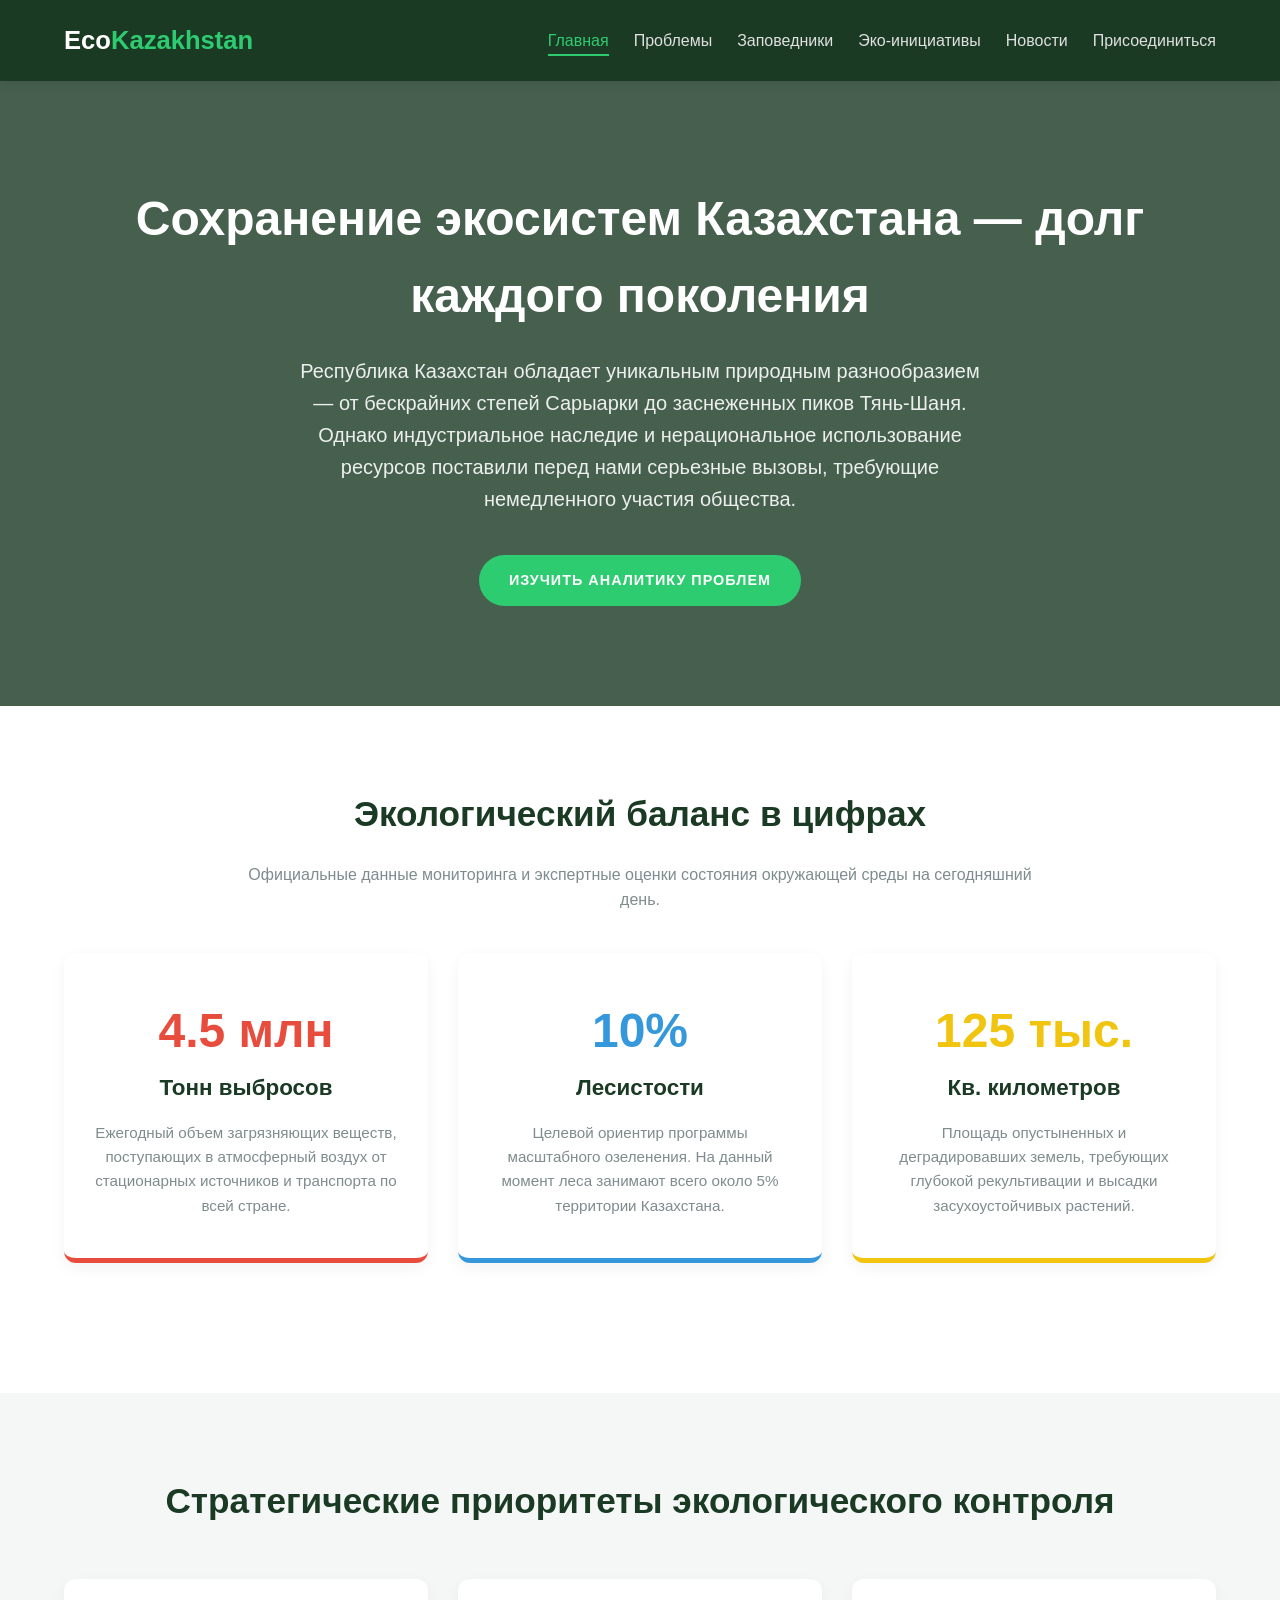
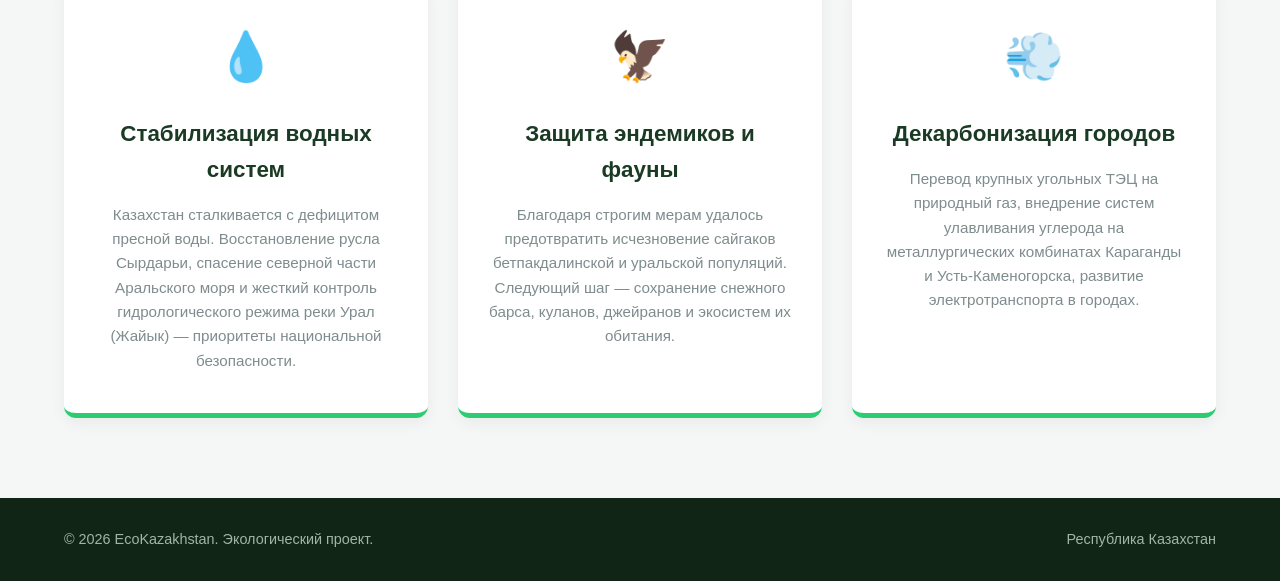
<file: index.html>
<!DOCTYPE html>
<html lang="ru">
<head>
    <meta charset="UTF-8">
    <meta name="viewport" content="width=device-width, initial-scale=1.0">
    <title>Экология Казахстана | Главная</title>
    <link rel="stylesheet" href="style.css">
</head>
<body>
    <header class="main-header">
        <div class="container header-flex">
            <a href="index.html" class="logo">Eco<span>Kazakhstan</span></a>
            <nav class="main-nav">
                <ul>
                    <li><a href="index.html" class="active">Главная</a></li>
                    <li><a href="problems.html">Проблемы</a></li>
                    <li><a href="nature.html">Заповедники</a></li>
                    <li><a href="green-tech.html">Эко-инициативы</a></li>
                    <li><a href="blog.html">Новости</a></li>
                    <li><a href="contacts.html">Присоединиться</a></li>
                </ul>
            </nav>
        </div>
    </header>

    <main>
        <section class="hero-section">
            <div class="container">
                <h1>Сохранение экосистем Казахстана — долг каждого поколения</h1>
                <p>Республика Казахстан обладает уникальным природным разнообразием — от бескрайних степей Сарыарки до заснеженных пиков Тянь-Шаня. Однако индустриальное наследие и нерациональное использование ресурсов поставили перед нами серьезные вызовы, требующие немедленного участия общества.</p>
                <a href="problems.html" class="btn-primary">Изучить аналитику проблем</a>
            </div>
        </section>

        
        <section class="eco-directions" style="background-color: #fff;">
            <div class="container">
                <h2 style="margin-bottom: 20px;">Экологический баланс в цифрах</h2>
                <p style="text-align: center; max-width: 800px; margin: 0 auto 40px auto; color: #7f8c8d;">Официальные данные мониторинга и экспертные оценки состояния окружающей среды на сегодняшний день.</p>
                
                <div class="directions-grid" style="margin-bottom: 50px;">
                    <div class="direction-card" style="border-bottom: 5px solid #e74c3c;">
                        <span style="font-size: 3rem; font-weight: bold; color: #e74c3c;">4.5 млн</span>
                        <h3>Тонн выбросов</h3>
                        <p>Ежегодный объем загрязняющих веществ, поступающих в атмосферный воздух от стационарных источников и транспорта по всей стране.</p>
                    </div>
                    <div class="direction-card" style="border-bottom: 5px solid #3498db;">
                        <span style="font-size: 3rem; font-weight: bold; color: #3498db;">10%</span>
                        <h3>Лесистости</h3>
                        <p>Целевой ориентир программы масштабного озеленения. На данный момент леса занимают всего около 5% территории Казахстана.</p>
                    </div>
                    <div class="direction-card" style="border-bottom: 5px solid #f1c40f;">
                        <span style="font-size: 3rem; font-weight: bold; color: #f1c40f;">125 тыс.</span>
                        <h3>Кв. километров</h3>
                        <p>Площадь опустыненных и деградировавших земель, требующих глубокой рекультивации и высадки засухоустойчивых растений.</p>
                    </div>
                </div>
            </div>
        </section>

        
        <section class="eco-directions">
            <div class="container">
                <h2>Стратегические приоритеты экологического контроля</h2>
                <div class="directions-grid">
                    <article class="direction-card">
                        <div class="card-icon">💧</div>
                        <h3>Стабилизация водных систем</h3>
                        <p>Казахстан сталкивается с дефицитом пресной воды. Восстановление русла Сырдарьи, спасение северной части Аральского моря и жесткий контроль гидрологического режима реки Урал (Жайык) — приоритеты национальной безопасности.</p>
                    </article>
                    <article class="direction-card">
                        <div class="card-icon">🦅</div>
                        <h3>Защита эндемиков и фауны</h3>
                        <p>Благодаря строгим мерам удалось предотвратить исчезновение сайгаков бетпакдалинской и уральской популяций. Следующий шаг — сохранение снежного барса, куланов, джейранов и экосистем их обитания.</p>
                    </article>
                    <article class="direction-card">
                        <div class="card-icon">💨</div>
                        <h3>Декарбонизация городов</h3>
                        <p>Перевод крупных угольных ТЭЦ на природный газ, внедрение систем улавливания углерода на металлургических комбинатах Караганды и Усть-Каменогорска, развитие электротранспорта в городах.</p>
                    </article>
                </div>
            </div>
        </section>
    </main>

    <footer class="main-footer">
        <div class="container footer-flex">
            <p>&copy; 2026 EcoKazakhstan. Экологический проект.</p>
            <p>Республика Казахстан</p>
        </div>
    </footer>
</body>
</html>
</file>
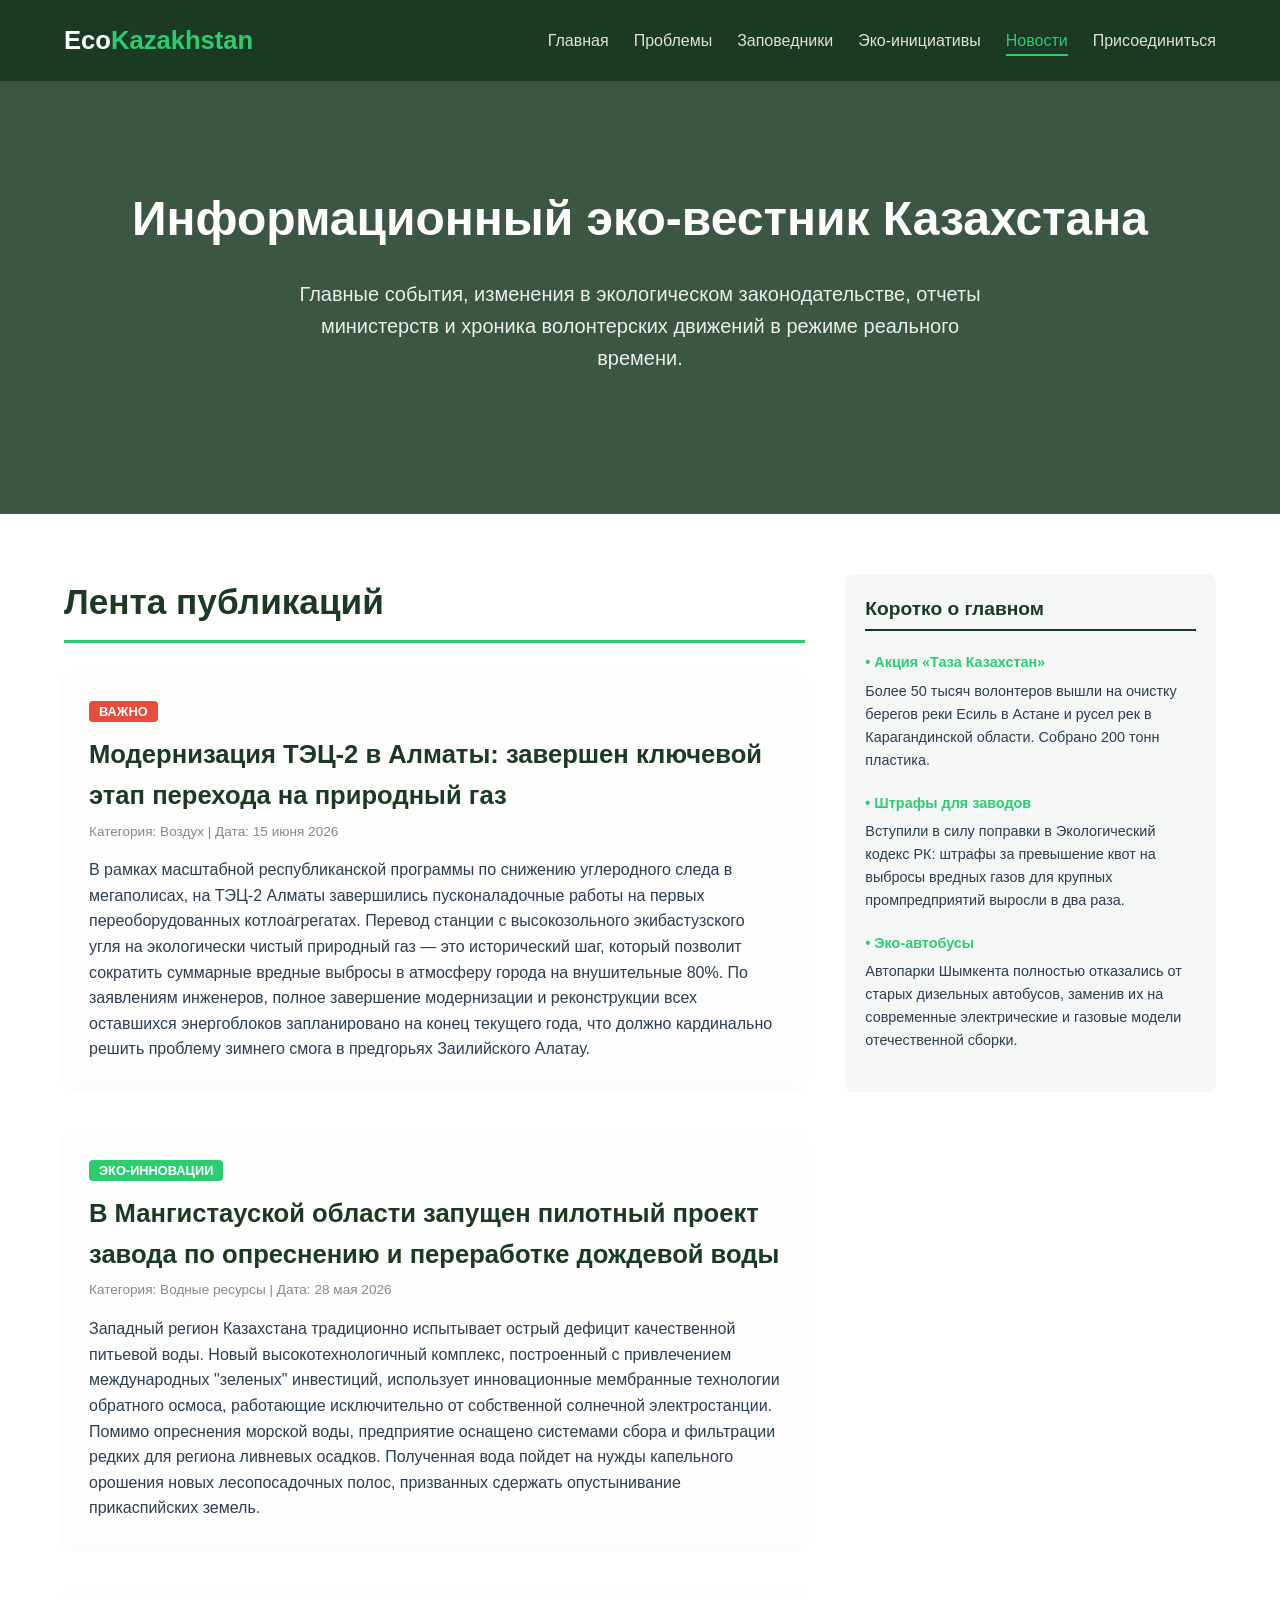
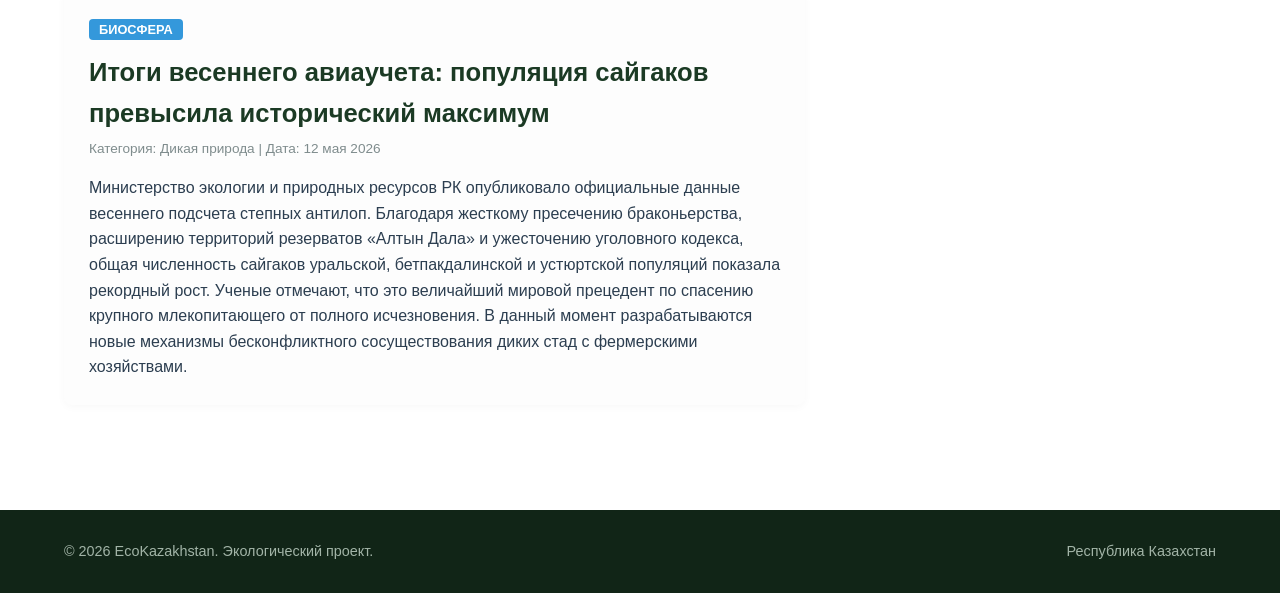
<file: blog.html>
<!DOCTYPE html>
<html lang="ru">
<head>
    <meta charset="UTF-8">
    <meta name="viewport" content="width=device-width, initial-scale=1.0">
    <title>Эко-Блог и Новости | EcoKazakhstan</title>
    <link rel="stylesheet" href="style.css">
</head>
<body>
    
    <header class="main-header">
        <div class="container header-flex">
            <a href="index.html" class="logo">Eco<span>Kazakhstan</span></a>
            <nav class="main-nav">
                <ul>
                    <li><a href="index.html">Главная</a></li>
                    <li><a href="problems.html">Проблемы</a></li>
                    <li><a href="nature.html">Заповедники</a></li>
                    <li><a href="green-tech.html">Эко-инициативы</a></li>
                    <li><a href="blog.html" class="active">Новости</a></li>
                    <li><a href="contacts.html">Присоединиться</a></li>
                </ul>
            </nav>
        </div>
    </header>

    <main>
        
        <section class="hero-section" style="background: linear-gradient(rgba(27,58,36,0.85), rgba(27,58,36,0.85)), url('https://images.unsplash.com/photo-1504711434969-e33886168f5c?auto=format&fit=crop&w=1200&q=80') no-repeat center/cover;">
            <div class="container">
                <h1>Информационный эко-вестник Казахстана</h1>
                <p>Главные события, изменения в экологическом законодательстве, отчеты министерств и хроника волонтерских движений в режиме реального времени.</p>
            </div>
        </section>

        
        <section class="eco-directions" style="background-color: #fff; padding: 60px 0;">
            <div class="container" style="display: grid; grid-template-columns: 2fr 1fr; gap: 40px; align-items: start;">
                
                
                <div class="news-main-flow">
                    <h2 style="text-align: left; margin-bottom: 30px; color: #1b3a24; border-bottom: 3px solid #2ecc71; padding-bottom: 10px;">Лента публикаций</h2>

                    
                    <article style="margin-bottom: 45px; background: #fdfdfd; padding: 25px; border-radius: 8px; box-shadow: 0 2px 8px rgba(0,0,0,0.03);">
                        <span style="background: #e74c3c; color: white; padding: 3px 10px; border-radius: 4px; font-size: 0.8rem; font-weight: bold;">ВАЖНО</span>
                        <h3 style="color: #1b3a24; font-size: 1.6rem; margin: 10px 0 5px 0;">Модернизация ТЭЦ-2 в Алматы: завершен ключевой этап перехода на природный газ</h3>
                        <p style="color: #7f8c8d; font-size: 0.85rem; margin-bottom: 15px;">Категория: Воздух | Дата: <time datetime="2026-06-15">15 июня 2026</time></p>
                        <p>В рамках масштабной республиканской программы по снижению углеродного следа в мегаполисах, на ТЭЦ-2 Алматы завершились пусконаладочные работы на первых переоборудованных котлоагрегатах. Перевод станции с высокозольного экибастузского угля на экологически чистый природный газ — это исторический шаг, который позволит сократить суммарные вредные выбросы в атмосферу города на внушительные 80%. По заявлениям инженеров, полное завершение модернизации и реконструкции всех оставшихся энергоблоков запланировано на конец текущего года, что должно кардинально решить проблему зимнего смога в предгорьях Заилийского Алатау.</p>
                    </article>

                    
                    <article style="margin-bottom: 45px; background: #fdfdfd; padding: 25px; border-radius: 8px; box-shadow: 0 2px 8px rgba(0,0,0,0.03);">
                        <span style="background: #2ecc71; color: white; padding: 3px 10px; border-radius: 4px; font-size: 0.8rem; font-weight: bold;">ЭКО-ИННОВАЦИИ</span>
                        <h3 style="color: #1b3a24; font-size: 1.6rem; margin: 10px 0 5px 0;">В Мангистауской области запущен пилотный проект завода по опреснению и переработке дождевой воды</h3>
                        <p style="color: #7f8c8d; font-size: 0.85rem; margin-bottom: 15px;">Категория: Водные ресурсы | Дата: <time datetime="2026-05-28">28 мая 2026</time></p>
                        <p>Западный регион Казахстана традиционно испытывает острый дефицит качественной питьевой воды. Новый высокотехнологичный комплекс, построенный с привлечением международных "зеленых" инвестиций, использует инновационные мембранные технологии обратного осмоса, работающие исключительно от собственной солнечной электростанции. Помимо опреснения морской воды, предприятие оснащено системами сбора и фильтрации редких для региона ливневых осадков. Полученная вода пойдет на нужды капельного орошения новых лесопосадочных полос, призванных сдержать опустынивание прикаспийских земель.</p>
                    </article>

                    
                    <article style="margin-bottom: 45px; background: #fdfdfd; padding: 25px; border-radius: 8px; box-shadow: 0 2px 8px rgba(0,0,0,0.03);">
                        <span style="background: #3498db; color: white; padding: 3px 10px; border-radius: 4px; font-size: 0.8rem; font-weight: bold;">БИОСФЕРА</span>
                        <h3 style="color: #1b3a24; font-size: 1.6rem; margin: 10px 0 5px 0;">Итоги весеннего авиаучета: популяция сайгаков превысила исторический максимум</h3>
                        <p style="color: #7f8c8d; font-size: 0.85rem; margin-bottom: 15px;">Категория: Дикая природа | Дата: <time datetime="2026-05-12">12 мая 2026</time></p>
                        <p>Министерство экологии и природных ресурсов РК опубликовало официальные данные весеннего подсчета степных антилоп. Благодаря жесткому пресечению браконьерства, расширению территорий резерватов «Алтын Дала» и ужесточению уголовного кодекса, общая численность сайгаков уральской, бетпакдалинской и устюртской популяций показала рекордный рост. Ученые отмечают, что это величайший мировой прецедент по спасению крупного млекопитающего от полного исчезновения. В данный момент разрабатываются новые механизмы бесконфликтного сосуществования диких стад с фермерскими хозяйствами.</p>
                    </article>
                </div>

                
                <aside class="news-sidebar" style="background: #f4f7f6; padding: 20px; border-radius: 8px;">
                    <h3 style="color: #1b3a24; font-size: 1.2rem; margin-bottom: 20px; border-bottom: 2px solid #1b3a24; padding-bottom: 5px;">Коротко о главном</h3>
                    
                    <div style="margin-bottom: 20px; font-size: 0.9rem;">
                        <span style="color: #2ecc71; font-weight: bold;">• Акция «Таза Казахстан»</span>
                        <p style="margin-top: 5px;">Более 50 тысяч волонтеров вышли на очистку берегов реки Есиль в Астане и русел рек в Карагандинской области. Собрано 200 тонн пластика.</p>
                    </div>

                    <div style="margin-bottom: 20px; font-size: 0.9rem;">
                        <span style="color: #2ecc71; font-weight: bold;">• Штрафы для заводов</span>
                        <p style="margin-top: 5px;">Вступили в силу поправки в Экологический кодекс РК: штрафы за превышение квот на выбросы вредных газов для крупных промпредприятий выросли в два раза.</p>
                    </div>

                    <div style="margin-bottom: 20px; font-size: 0.9rem;">
                        <span style="color: #2ecc71; font-weight: bold;">• Эко-автобусы</span>
                        <p style="margin-top: 5px;">Автопарки Шымкента полностью отказались от старых дизельных автобусов, заменив их на современные электрические и газовые модели отечественной сборки.</p>
                    </div>
                </aside>

            </div>
        </section>
    </main>

    
    <footer class="main-footer">
        <div class="container footer-flex">
            <p>&copy; 2026 EcoKazakhstan. Экологический проект.</p>
            <p>Республика Казахстан</p>
        </div>
    </footer>
</body>
</html>
</file>
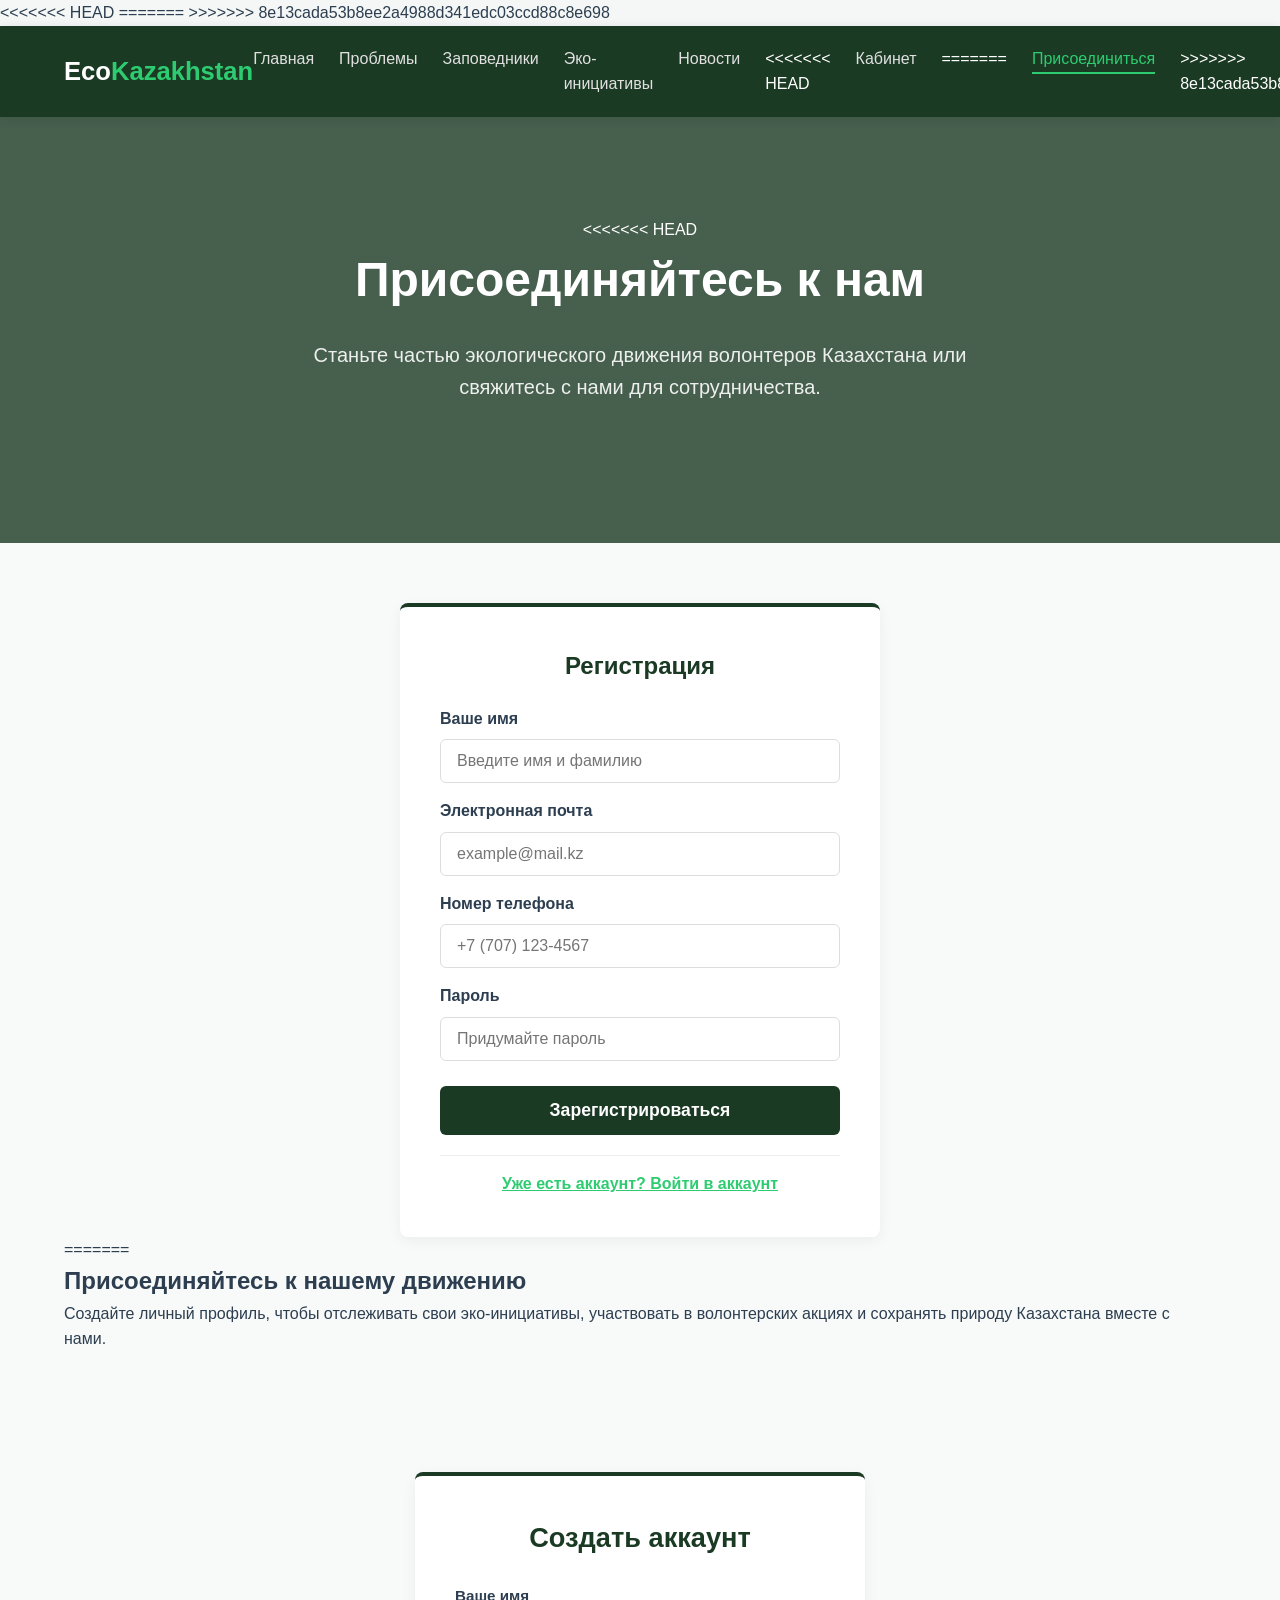
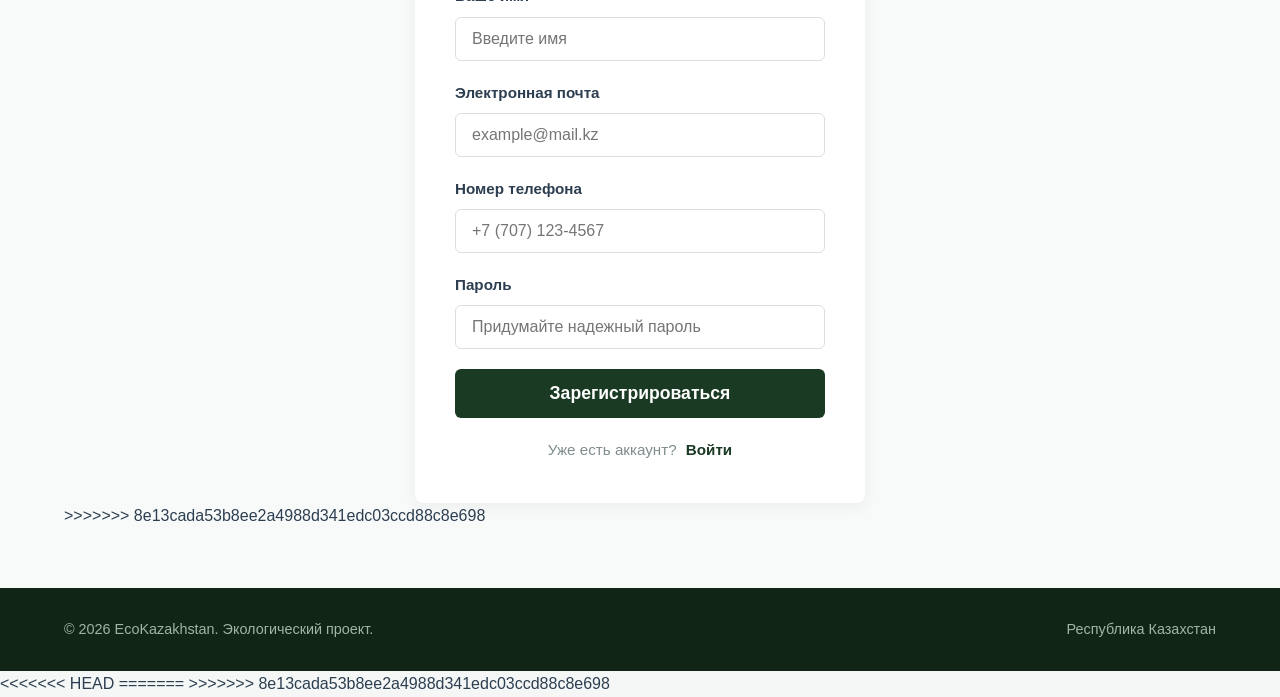
<file: contacts.html>
<!DOCTYPE html>
<html lang="ru">
<head>
    <meta charset="UTF-8">
    <meta name="viewport" content="width=device-width, initial-scale=1.0">
<<<<<<< HEAD
    <title>Контакты и Авторизация | EcoKazakhstan</title>
=======
    <title>Регистрация профиля | EcoKazakhstan</title>
>>>>>>> 8e13cada53b8ee2a4988d341edc03ccd88c8e698
    <link rel="stylesheet" href="style.css">
</head>
<body>
    <header class="main-header">
        <div class="container header-flex">
            <a href="index.html" class="logo">Eco<span>Kazakhstan</span></a>
            <nav class="main-nav">
                <ul>
                    <li><a href="index.html">Главная</a></li>
                    <li><a href="problems.html">Проблемы</a></li>
                    <li><a href="nature.html">Заповедники</a></li>
                    <li><a href="green-tech.html">Эко-инициативы</a></li>
                    <li><a href="blog.html">Новости</a></li>
<<<<<<< HEAD
                    <li><a href="profile.php">Кабинет</a></li>
=======
                    <li><a href="contacts.html" class="active">Присоединиться</a></li>
>>>>>>> 8e13cada53b8ee2a4988d341edc03ccd88c8e698
                </ul>
            </nav>
        </div>
    </header>

    <main>
        <section class="hero-section">
            <div class="container">
<<<<<<< HEAD
                <h1>Присоединяйтесь к нам</h1>
                <p>Станьте частью экологического движения волонтеров Казахстана или свяжитесь с нами для сотрудничества.</p>
            </div>
        </section>

        <section class="auth-section-wrapper" style="padding: 60px 0; background-color: #f8faf9; display: flex; justify-content: center;">
            <div class="container">
                
                <div class="form-container" style="max-width: 480px; margin: 0 auto; background: #ffffff; padding: 40px; border-radius: 8px; box-shadow: 0 4px 15px rgba(0,0,0,0.05); border-top: 4px solid #1b3a24;">
                    
                    <form action="database.php" method="POST" id="form-register-block">
                        <input type="hidden" name="action" value="register">

                        <h2 style="color: #1b3a24; margin-bottom: 20px; font-weight: 700; text-align: center;">Регистрация</h2>

                        <div style="margin-bottom: 15px; text-align: left;">
                            <label style="display: block; margin-bottom: 8px; font-weight: 600; color: #2c3e50;">Ваше имя</label>
                            <input type="text" name="full_name" placeholder="Введите имя и фамилию" style="width: 100%; padding: 12px 16px; border: 1px solid #dddddd; border-radius: 6px; font-size: 1rem;" required>
                        </div>

                        <div style="margin-bottom: 15px; text-align: left;">
                            <label style="display: block; margin-bottom: 8px; font-weight: 600; color: #2c3e50;">Электронная почта</label>
                            <input type="email" name="email" placeholder="example@mail.kz" style="width: 100%; padding: 12px 16px; border: 1px solid #dddddd; border-radius: 6px; font-size: 1rem;" required>
                        </div>

                        <div style="margin-bottom: 15px; text-align: left;">
                            <label style="display: block; margin-bottom: 8px; font-weight: 600; color: #2c3e50;">Номер телефона</label>
                            <input type="tel" name="phone" placeholder="+7 (707) 123-4567" style="width: 100%; padding: 12px 16px; border: 1px solid #dddddd; border-radius: 6px; font-size: 1rem;">
                        </div>

                        <div style="margin-bottom: 25px; text-align: left;">
                            <label style="display: block; margin-bottom: 8px; font-weight: 600; color: #2c3e50;">Пароль</label>
                            <input type="password" name="password" placeholder="Придумайте пароль" style="width: 100%; padding: 12px 16px; border: 1px solid #dddddd; border-radius: 6px; font-size: 1rem;" required>
                        </div>

                        <button type="submit" style="width: 100%; background-color: #1b3a24; color: #ffffff; padding: 14px; border: none; border-radius: 6px; font-size: 1.1rem; font-weight: bold; cursor: pointer; transition: background 0.3s; margin-bottom: 20px;">
                            Зарегистрироваться
                        </button>

                        <div style="text-align: center; border-top: 1px solid #eee; padding-top: 15px;">
                            <button type="button" onclick="toggleAuthForm('login')" style="background: none; border: none; color: #2ecc71; font-weight: bold; font-size: 1rem; cursor: pointer; text-decoration: underline;">
                                Уже есть аккаунт? Войти в аккаунт
                            </button>
                        </div>
                    </form>

                    <form action="database.php" method="POST" id="form-login-block" style="display: none;">
                        <input type="hidden" name="action" value="login">

                        <h2 style="color: #1b3a24; margin-bottom: 20px; font-weight: 700; text-align: center;">Вход в аккаунт</h2>

                        <div style="margin-bottom: 15px; text-align: left;">
                            <label style="display: block; margin-bottom: 8px; font-weight: 600; color: #2c3e50;">Электронная почта</label>
                            <input type="email" name="email" placeholder="example@mail.kz" style="width: 100%; padding: 12px 16px; border: 1px solid #dddddd; border-radius: 6px; font-size: 1rem;" required>
                        </div>

                        <div style="margin-bottom: 25px; text-align: left;">
                            <label style="display: block; margin-bottom: 8px; font-weight: 600; color: #2c3e50;">Пароль</label>
                            <input type="password" name="password" placeholder="Введите ваш пароль" style="width: 100%; padding: 12px 16px; border: 1px solid #dddddd; border-radius: 6px; font-size: 1rem;" required>
                        </div>

                        <button type="submit" style="width: 100%; background-color: #2ecc71; color: #ffffff; padding: 14px; border: none; border-radius: 6px; font-size: 1.1rem; font-weight: bold; cursor: pointer; transition: background 0.3s; margin-bottom: 20px;">
                            Войти
                        </button>

                        <div style="text-align: center; border-top: 1px solid #eee; padding-top: 15px;">
                            <button type="button" onclick="toggleAuthForm('register')" style="background: none; border: none; color: #1b3a24; font-weight: bold; font-size: 1rem; cursor: pointer; text-decoration: underline;">
                                Нет аккаунта? Зарегистрироваться
                            </button>
                        </div>
                    </form>

                </div>

=======
                <h1>Присоединяйтесь к нашему движению</h1>
                <p>Создайте личный профиль, чтобы отслеживать свои эко-инициативы, участвовать в волонтерских акциях и сохранять природу Казахстана вместе с нами.</p>
            </div>
        </section>

        <section class="form-section-wrapper">
            <div class="container">
                <form class="auth-form" action="send.php" method="POST">
                    <h2 class="auth-title">Создать аккаунт</h2>
                    
                    <div class="auth-group">
                        <label class="auth-label">Ваше имя</label>
                        <input type="text" name="full_name" class="auth-input" placeholder="Введите имя" required>
                    </div>
                    
                    <div class="auth-group">
                        <label class="auth-label">Электронная почта</label>
                        <input type="email" name="email" class="auth-input" placeholder="example@mail.kz" required>
                    </div>
                    
                    <div class="auth-group">
                        <label class="auth-label">Номер телефона</label>
                        <input type="tel" name="phone" class="auth-input" placeholder="+7 (707) 123-4567" required>
                    </div>
                    
                    <div class="auth-group">
                        <label class="auth-label">Пароль</label>
                        <input type="password" name="password" class="auth-input" placeholder="Придумайте надежный пароль" required>
                    </div>
                    
                    <button type="submit" class="auth-btn">Зарегистрироваться</button>

                    <div class="auth-footer-links">
                        <p>Уже есть аккаунт? <a href="login.html">Войти</a></p>
                    </div>
                </form>
>>>>>>> 8e13cada53b8ee2a4988d341edc03ccd88c8e698
            </div>
        </section>
    </main>

    <footer class="main-footer">
        <div class="container footer-flex">
            <p>&copy; 2026 EcoKazakhstan. Экологический проект.</p>
            <p>Республика Казахстан</p>
        </div>
    </footer>
<<<<<<< HEAD

    <script>
    function toggleAuthForm(mode) {
        const regForm = document.getElementById('form-register-block');
        const loginForm = document.getElementById('form-login-block');

        if (mode === 'login') {
            regForm.style.display = 'none';
            loginForm.style.display = 'block';
        } else {
            regForm.style.display = 'block';
            loginForm.style.display = 'none';
        }
    }
    </script>
=======
>>>>>>> 8e13cada53b8ee2a4988d341edc03ccd88c8e698
</body>
</html>
</file>
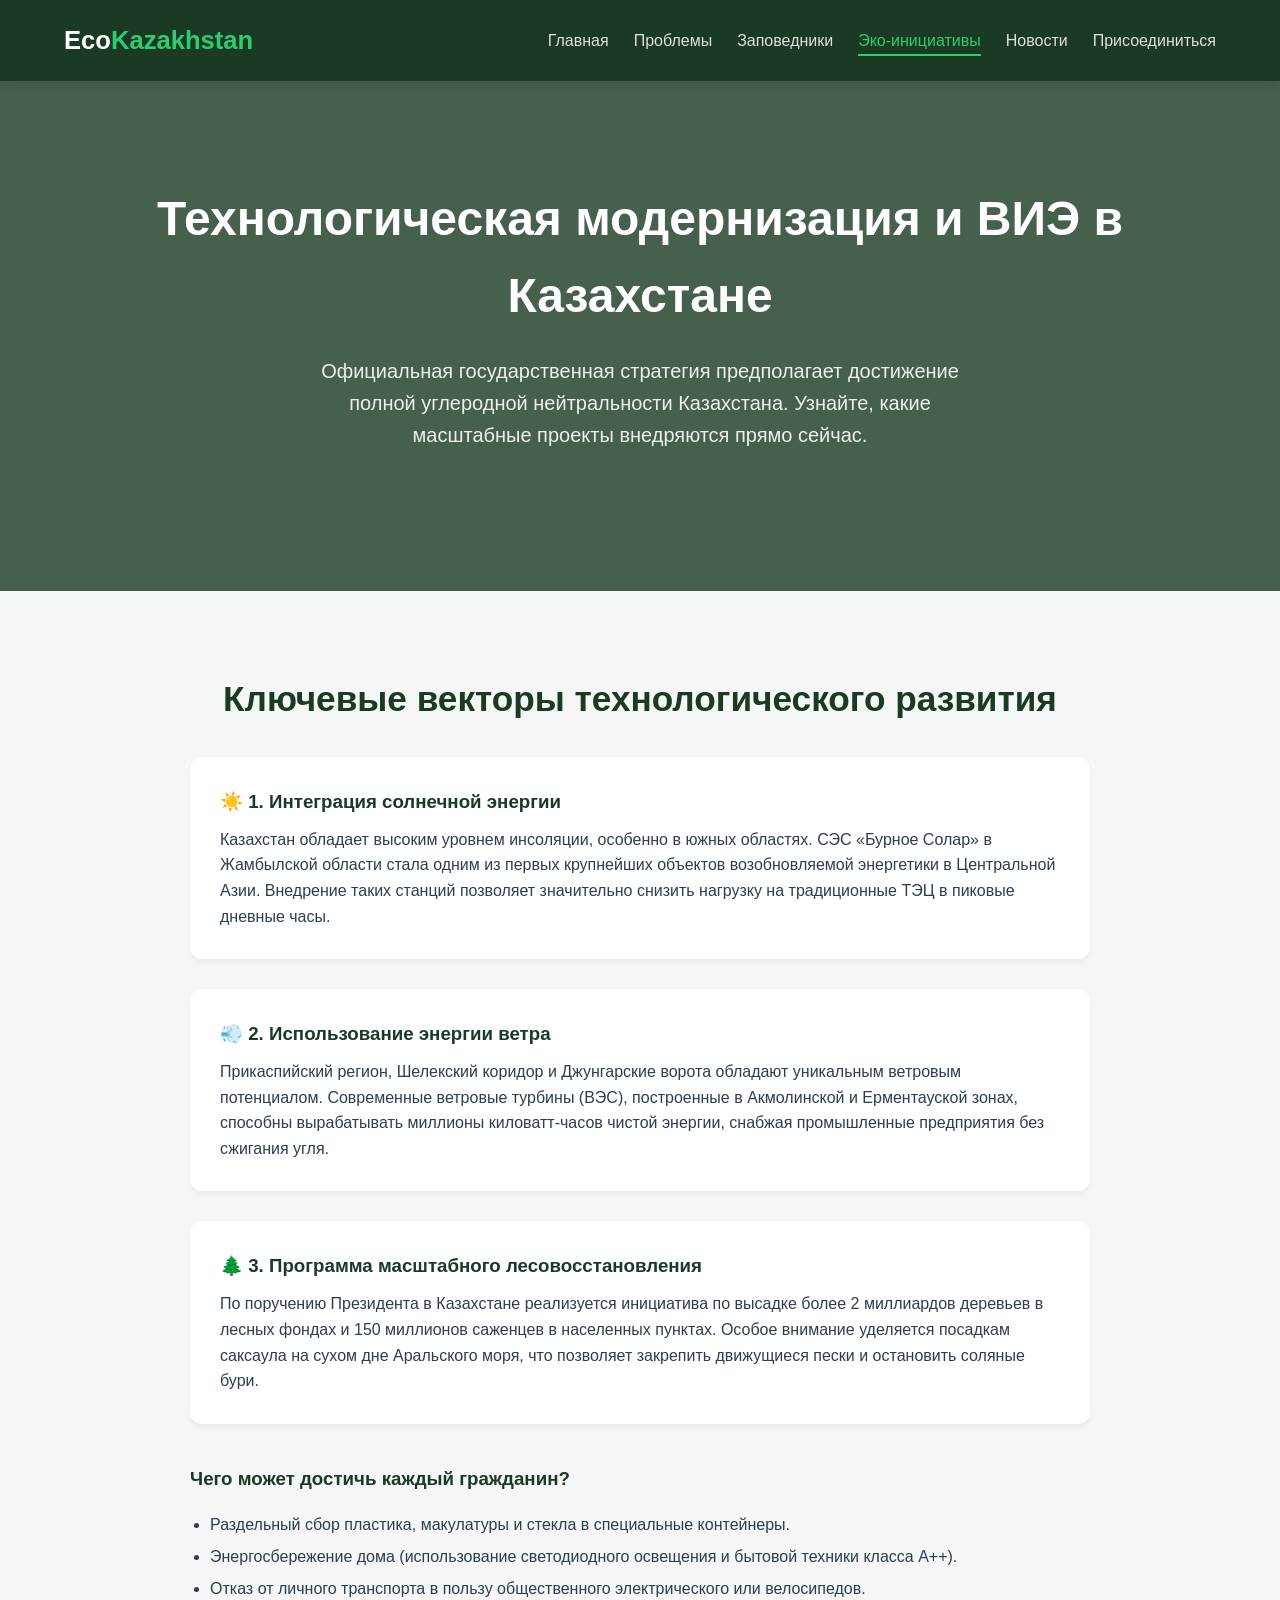
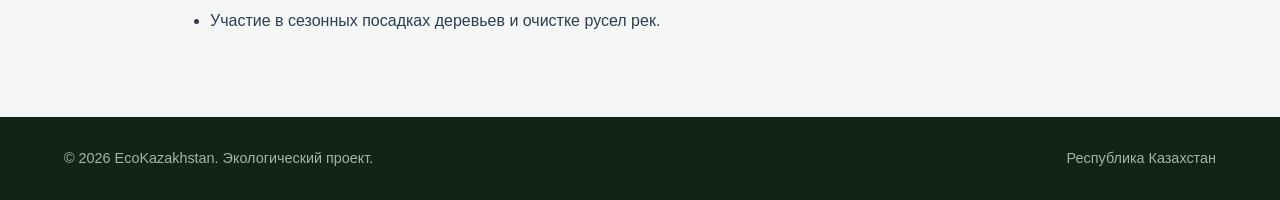
<file: green-tech.html>
<!DOCTYPE html>
<html lang="ru">
<head>
    <meta charset="UTF-8">
    <meta name="viewport" content="width=device-width, initial-scale=1.0">
    <title>Зеленые технологии | Проекты в РК</title>
    <link rel="stylesheet" href="style.css">
</head>

<body>
    <header class="main-header">
        <div class="container header-flex">
            <a href="index.html" class="logo">Eco<span>Kazakhstan</span></a>
            <nav class="main-nav">
                <ul>
                    <li><a href="index.html">Главная</a></li>
                    <li><a href="problems.html">Проблемы</a></li>
                    <li><a href="nature.html">Заповедники</a></li>
                    <li><a href="green-tech.html" class="active">Эко-инициативы</a></li>
                    <li><a href="blog.html">Новости</a></li>
                    <li><a href="contacts.html">Присоединиться</a></li>
                </ul>
            </nav>
        </div>
    </header>

    <main>
        <section class="hero-section">
            <div class="container">
                <h1>Технологическая модернизация и ВИЭ в Казахстане</h1>
                <p>Официальная государственная стратегия предполагает достижение полной углеродной нейтральности Казахстана. Узнайте, какие масштабные проекты внедряются прямо сейчас.</p>
            </div>
        </section>

        <section class="eco-directions">
            <div class="container" style="max-width: 900px; text-align: left;">
                <h2 style="margin-bottom: 30px; text-align: center;">Ключевые векторы технологического развития</h2>
                
                <div style="background-color: #fff; padding: 30px; border-radius: 12px; margin-bottom: 30px; box-shadow: 0 4px 6px rgba(0,0,0,0.05);">
                    <h3 style="color: #1b3a24; margin-bottom: 10px;">☀️ 1. Интеграция солнечной энергии</h3>
                    <p>Казахстан обладает высоким уровнем инсоляции, особенно в южных областях. СЭС «Бурное Солар» в Жамбылской области стала одним из первых крупнейших объектов возобновляемой энергетики в Центральной Азии. Внедрение таких станций позволяет значительно снизить нагрузку на традиционные ТЭЦ в пиковые дневные часы.</p>
                </div>

                <div style="background-color: #fff; padding: 30px; border-radius: 12px; margin-bottom: 30px; box-shadow: 0 4px 6px rgba(0,0,0,0.05);">
                    <h3 style="color: #1b3a24; margin-bottom: 10px;">💨 2. Использование энергии ветра</h3>
                    <p>Прикаспийский регион, Шелекский коридор и Джунгарские ворота обладают уникальным ветровым потенциалом. Современные ветровые турбины (ВЭС), построенные в Акмолинской и Ерментауской зонах, способны вырабатывать миллионы киловатт-часов чистой энергии, снабжая промышленные предприятия без сжигания угля.</p>
                </div>

                <div style="background-color: #fff; padding: 30px; border-radius: 12px; margin-bottom: 30px; box-shadow: 0 4px 6px rgba(0,0,0,0.05);">
                    <h3 style="color: #1b3a24; margin-bottom: 10px;">🌲 3. Программа масштабного лесовосстановления</h3>
                    <p>По поручению Президента в Казахстане реализуется инициатива по высадке более 2 миллиардов деревьев в лесных фондах и 150 миллионов саженцев в населенных пунктах. Особое внимание уделяется посадкам саксаула на сухом дне Аральского моря, что позволяет закрепить движущиеся пески и остановить соляные бури.</p>
                </div>

                <h3 style="margin-top: 40px; color: #1b3a24;">Чего может достичь каждый гражданин?</h3>
                <ul style="margin-left: 20px; margin-top: 15px; line-height: 2;">
                    <li>Раздельный сбор пластика, макулатуры и стекла в специальные контейнеры.</li>
                    <li>Энергосбережение дома (использование светодиодного освещения и бытовой техники класса A++).</li>
                    <li>Отказ от личного транспорта в пользу общественного электрического или велосипедов.</li>
                    <li>Участие в сезонных посадках деревьев и очистке русел рек.</li>
                </ul>
            </div>
        </section>
    </main>

    <footer class="main-footer">
        <div class="container footer-flex">
            <p>&copy; 2026 EcoKazakhstan. Экологический проект.</p>
            <p>Республика Казахстан</p>
        </div>
    </footer>
</body>
</html>
</file>
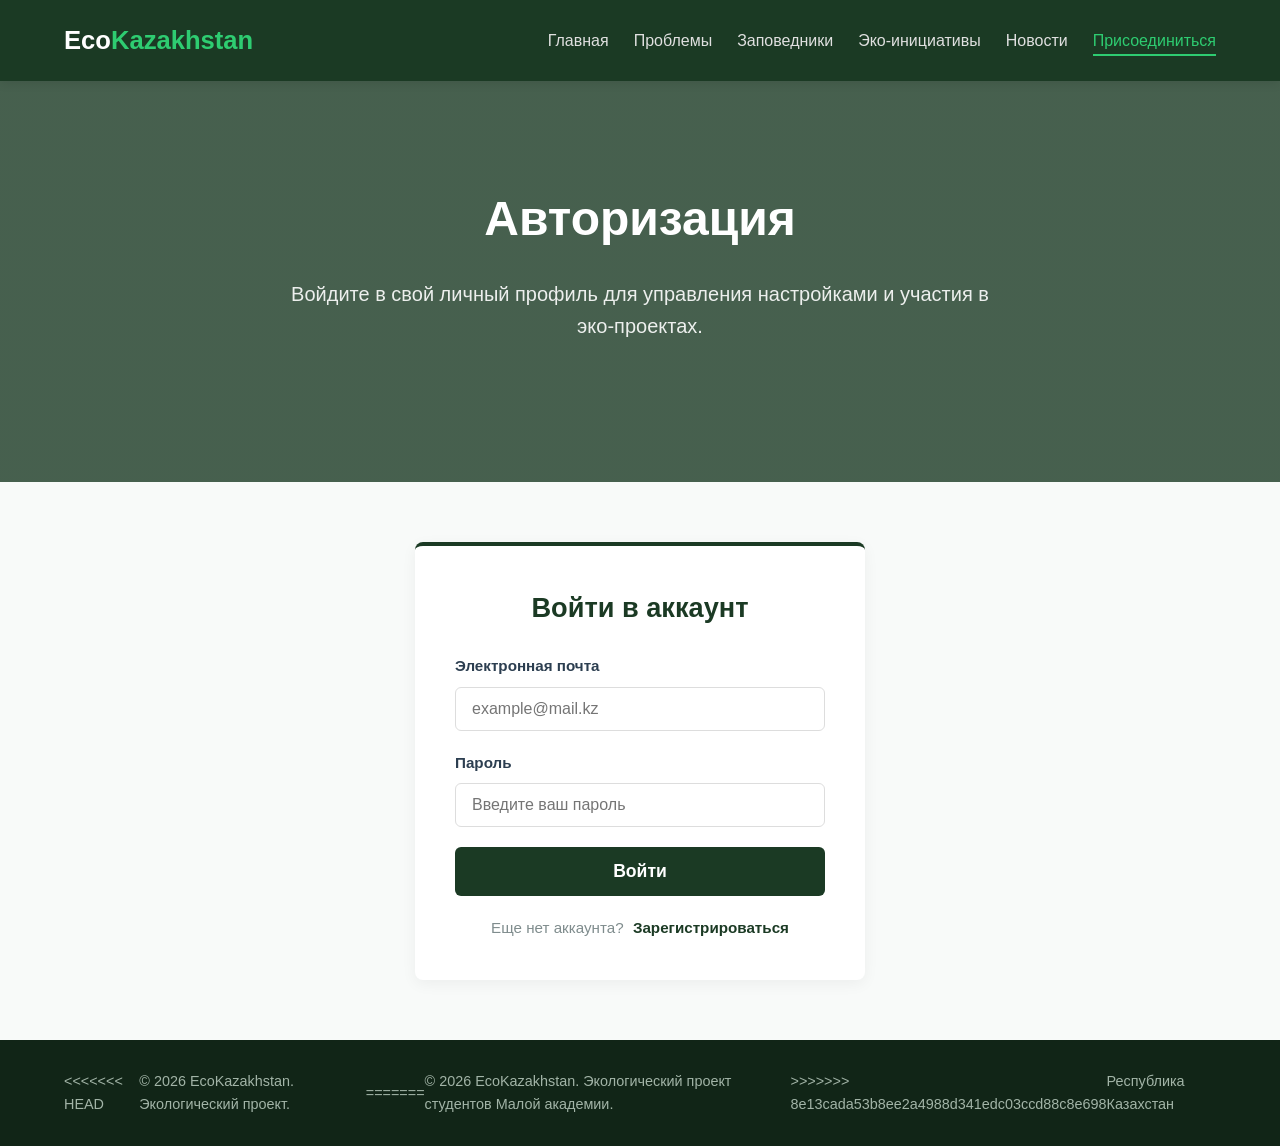
<file: login.html>
<!DOCTYPE html>
<html lang="ru">
<head>
    <meta charset="UTF-8">
    <meta name="viewport" content="width=device-width, initial-scale=1.0">
    <title>Вход в профиль | EcoKazakhstan</title>
    <link rel="stylesheet" href="style.css">
</head>
<body>
    <header class="main-header">
        <div class="container header-flex">
            <a href="index.html" class="logo">Eco<span>Kazakhstan</span></a>
            <nav class="main-nav">
                <ul>
                    <li><a href="index.html">Главная</a></li>
                    <li><a href="problems.html">Проблемы</a></li>
                    <li><a href="nature.html">Заповедники</a></li>
                    <li><a href="green-tech.html">Эко-инициативы</a></li>
                    <li><a href="blog.html">Новости</a></li>
                    <li><a href="contacts.html" class="active">Присоединиться</a></li>
                </ul>
            </nav>
        </div>
    </header>

    <main>
        <section class="hero-section">
            <div class="container">
                <h1>Авторизация</h1>
                <p>Войдите в свой личный профиль для управления настройками и участия в эко-проектах.</p>
            </div>
        </section>

        <section class="form-section-wrapper">
            <div class="container">
                <form class="auth-form" action="database.php" method="POST">
                    <h2 class="auth-title">Войти в аккаунт</h2>
                    
                    <div class="auth-group">
                        <label class="auth-label">Электронная почта</label>
                        <input type="email" name="email" class="auth-input" placeholder="example@mail.kz" required>
                    </div>
                    
                    <div class="auth-group">
                        <label class="auth-label">Пароль</label>
                        <input type="password" name="password" class="auth-input" placeholder="Введите ваш пароль" required>
                    </div>
                    
                    <button type="submit" class="auth-btn">Войти</button>

                    <div class="auth-footer-links">
                        <p>Еще нет аккаунта? <a href="contacts.html">Зарегистрироваться</a></p>
                    </div>
                </form>
            </div>
        </section>
    </main>

    <footer class="main-footer">
        <div class="container footer-flex">
<<<<<<< HEAD
            <p>&copy; 2026 EcoKazakhstan. Экологический проект.</p>
=======
            <p>&copy; 2026 EcoKazakhstan. Экологический проект студентов Малой академии.</p>
>>>>>>> 8e13cada53b8ee2a4988d341edc03ccd88c8e698
            <p>Республика Казахстан</p>
        </div>
    </footer>
</body>
</html>
</file>
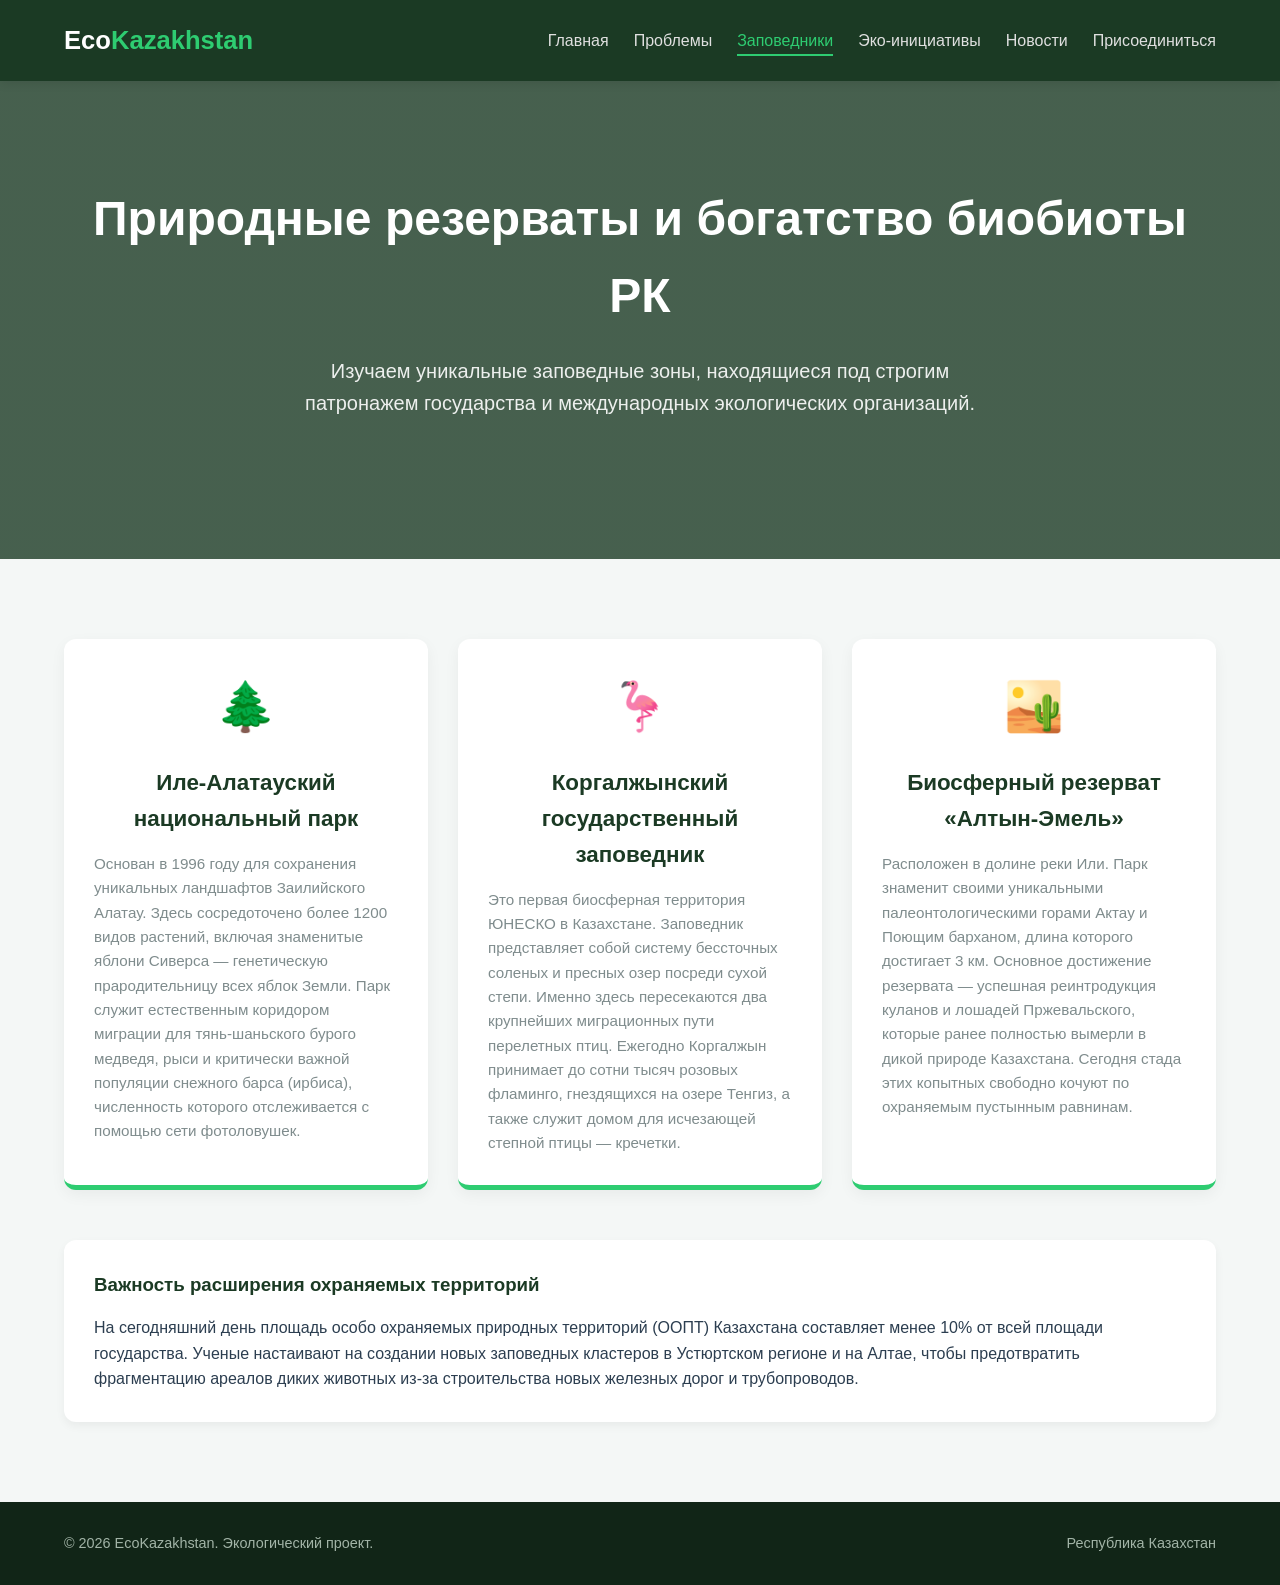
<file: nature.html>
<!DOCTYPE html>
<html lang="ru">
<head>
    <meta charset="UTF-8">
    <meta name="viewport" content="width=device-width, initial-scale=1.0">
    <title>Заповедники Казахстана | Подробно</title>
    <link rel="stylesheet" href="style.css">
</head>
<body>
    <header class="main-header">
        <div class="container header-flex">
            <a href="index.html" class="logo">Eco<span>Kazakhstan</span></a>
            <nav class="main-nav">
                <ul>
                    <li><a href="index.html">Главная</a></li>
                    <li><a href="problems.html">Проблемы</a></li>
                    <li><a href="nature.html" class="active">Заповедники</a></li>
                    <li><a href="green-tech.html">Эко-инициативы</a></li>
                    <li><a href="blog.html">Новости</a></li>
                    <li><a href="contacts.html">Присоединиться</a></li>
                </ul>
            </nav>
        </div>
    </header>

    <main>
        <section class="hero-section">
            <div class="container">
                <h1>Природные резерваты и богатство биобиоты РК</h1>
                <p>Изучаем уникальные заповедные зоны, находящиеся под строгим патронажем государства и международных экологических организаций.</p>
            </div>
        </section>

        <section class="eco-directions">
            <div class="container">
                <div class="directions-grid">
                    <article class="direction-card" style="text-align: left; padding: 30px;">
                        <div class="card-icon" style="text-align: center;">🌲</div>
                        <h3 style="text-align: center; margin-bottom: 15px;">Иле-Алатауский национальный парк</h3>
                        <p>Основан в 1996 году для сохранения уникальных ландшафтов Заилийского Алатау. Здесь сосредоточено более 1200 видов растений, включая знаменитые яблони Сиверса — генетическую прародительницу всех яблок Земли. Парк служит естественным коридором миграции для тянь-шаньского бурого медведя, рыси и критически важной популяции снежного барса (ирбиса), численность которого отслеживается с помощью сети фотоловушек.</p>
                    </article>

                    <article class="direction-card" style="text-align: left; padding: 30px;">
                        <div class="card-icon" style="text-align: center;">🦩</div>
                        <h3 style="text-align: center; margin-bottom: 15px;">Коргалжынский государственный заповедник</h3>
                        <p>Это первая биосферная территория ЮНЕСКО в Казахстане. Заповедник представляет собой систему бессточных соленых и пресных озер посреди сухой степи. Именно здесь пересекаются два крупнейших миграционных пути перелетных птиц. Ежегодно Коргалжын принимает до сотни тысяч розовых фламинго, гнездящихся на озере Тенгиз, а также служит домом для исчезающей степной птицы — кречетки.</p>
                    </article>

                    <article class="direction-card" style="text-align: left; padding: 30px;">
                        <div class="card-icon" style="text-align: center;">🏜️</div>
                        <h3 style="text-align: center; margin-bottom: 15px;">Биосферный резерват «Алтын-Эмель»</h3>
                        <p>Расположен в долине реки Или. Парк знаменит своими уникальными палеонтологическими горами Актау и Поющим барханом, длина которого достигает 3 км. Основное достижение резервата — успешная реинтродукция куланов и лошадей Пржевальского, которые ранее полностью вымерли в дикой природе Казахстана. Сегодня стада этих копытных свободно кочуют по охраняемым пустынным равнинам.</p>
                    </article>
                </div>

                <div style="margin-top: 50px; background-color: #fff; padding: 30px; border-radius: 12px; text-align: left; box-shadow: 0 4px 10px rgba(0,0,0,0.05);">
                    <h3 style="color: #1b3a24; margin-bottom: 15px;">Важность расширения охраняемых территорий</h3>
                    <p>На сегодняшний день площадь особо охраняемых природных территорий (ООПТ) Казахстана составляет менее 10% от всей площади государства. Ученые настаивают на создании новых заповедных кластеров в Устюртском регионе и на Алтае, чтобы предотвратить фрагментацию ареалов диких животных из-за строительства новых железных дорог и трубопроводов.</p>
                </div>
            </div>
        </section>
    </main>

    <footer class="main-footer">
        <div class="container footer-flex">
            <p>&copy; 2026 EcoKazakhstan. Экологический проект.</p>
            <p>Республика Казахстан</p>
        </div>
    </footer>
</body>
</html>
</file>
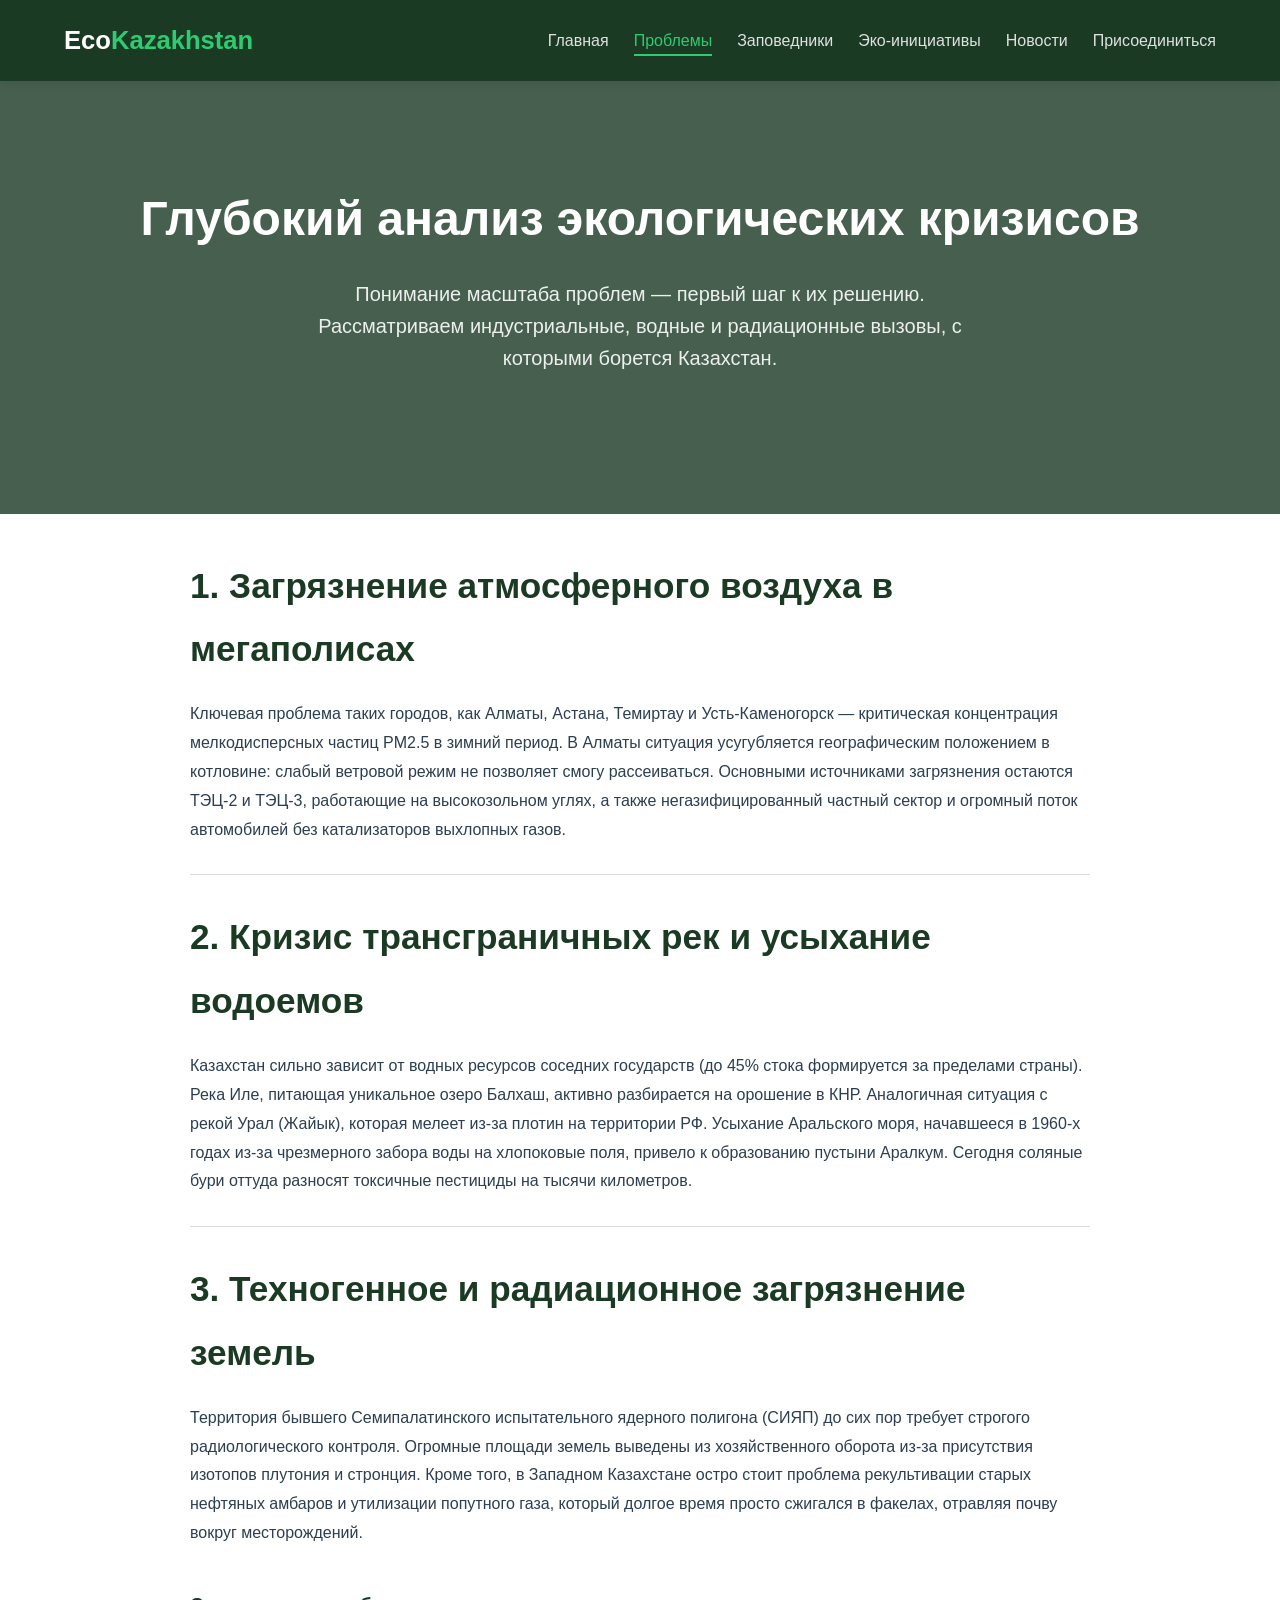
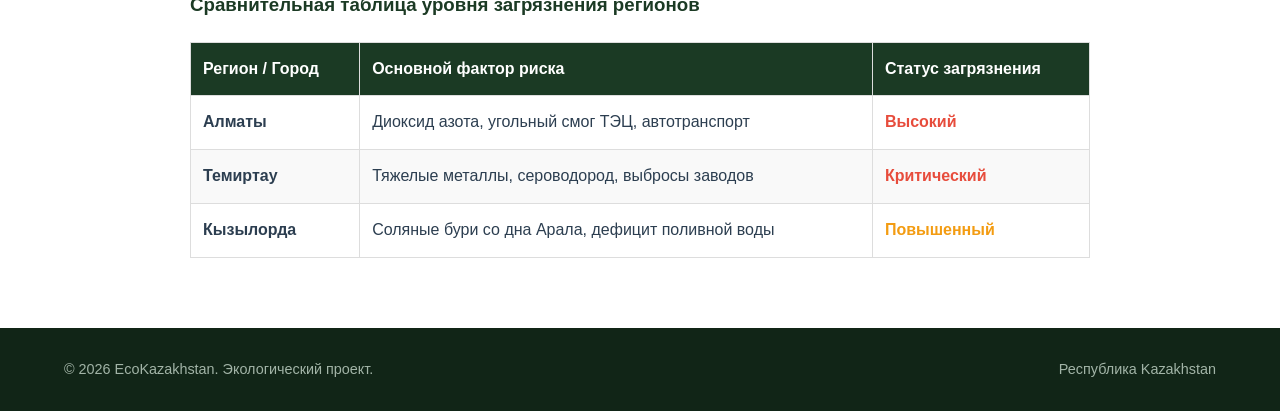
<file: problems.html>
<!DOCTYPE html>
<html lang="ru">
<head>
    <meta charset="UTF-8">
    <meta name="viewport" content="width=device-width, initial-scale=1.0">
    <title>Проблемы экологии РК | Подробный обзор</title>
    <link rel="stylesheet" href="style.css">
</head>
<body>
    <header class="main-header">
        <div class="container header-flex">
            <a href="index.html" class="logo">Eco<span>Kazakhstan</span></a>
            <nav class="main-nav">
                <ul>
                    <li><a href="index.html">Главная</a></li>
                    <li><a href="problems.html" class="active">Проблемы</a></li>
                    <li><a href="nature.html">Заповедники</a></li>
                    <li><a href="green-tech.html">Эко-инициативы</a></li>
                    <li><a href="blog.html">Новости</a></li>
                    <li><a href="contacts.html">Присоединиться</a></li>
                </ul>
            </nav>
        </div>
    </header>

    <main>
        <section class="hero-section">
            <div class="container">
                <h1>Глубокий анализ экологических кризисов</h1>
                <p>Понимание масштаба проблем — первый шаг к их решению. Рассматриваем индустриальные, водные и радиационные вызовы, с которыми борется Казахстан.</p>
            </div>
        </section>

        <section class="eco-directions" style="background-color: #fff; padding: 40px 0;">
            <div class="container" style="max-width: 900px; text-align: left; line-height: 1.8;">
                
                <h2 style="text-align: left; margin-bottom: 20px;">1. Загрязнение атмосферного воздуха в мегаполисах</h2>
                <p>Ключевая проблема таких городов, как Алматы, Астана, Темиртау и Усть-Каменогорск — критическая концентрация мелкодисперсных частиц PM2.5 в зимний период. В Алматы ситуация усугубляется географическим положением в котловине: слабый ветровой режим не позволяет смогу рассеиваться. Основными источниками загрязнения остаются ТЭЦ-2 и ТЭЦ-3, работающие на высокозольном углях, а также негазифицированный частный сектор и огромный поток автомобилей без катализаторов выхлопных газов.</p>
                <hr style="margin: 30px 0; border: none; border-top: 1px solid #ddd;">

                <h2 style="text-align: left; margin-bottom: 20px;">2. Кризис трансграничных рек и усыхание водоемов</h2>
                <p>Казахстан сильно зависит от водных ресурсов соседних государств (до 45% стока формируется за пределами страны). Река Иле, питающая уникальное озеро Балхаш, активно разбирается на орошение в КНР. Аналогичная ситуация с рекой Урал (Жайык), которая мелеет из-за плотин на территории РФ. Усыхание Аральского моря, начавшееся в 1960-х годах из-за чрезмерного забора воды на хлопоковые поля, привело к образованию пустыни Аралкум. Сегодня соляные бури оттуда разносят токсичные пестициды на тысячи километров.</p>
                <hr style="margin: 30px 0; border: none; border-top: 1px solid #ddd;">

                <h2 style="text-align: left; margin-bottom: 20px;">3. Техногенное и радиационное загрязнение земель</h2>
                <p>Территория бывшего Семипалатинского испытательного ядерного полигона (СИЯП) до сих пор требует строгого радиологического контроля. Огромные площади земель выведены из хозяйственного оборота из-за присутствия изотопов плутония и стронция. Кроме того, в Западном Казахстане остро стоит проблема рекультивации старых нефтяных амбаров и утилизации попутного газа, который долгое время просто сжигался в факелах, отравляя почву вокруг месторождений.</p>
                
                
                <h3 style="margin: 40px 0 20px 0; color: #1b3a24;">Сравнительная таблица уровня загрязнения регионов</h3>
                <div style="overflow-x: auto;">
                    <table style="width: 100%; border-collapse: collapse; margin-bottom: 30px; text-align: left;">
                        <thead>
                            <tr style="background-color: #1b3a24; color: #fff;">
                                <th style="padding: 12px; border: 1px solid #ddd;">Регион / Город</th>
                                <th style="padding: 12px; border: 1px solid #ddd;">Основной фактор риска</th>
                                <th style="padding: 12px; border: 1px solid #ddd;">Статус загрязнения</th>
                            </tr>
                        </thead>
                        <tbody>
                            <tr>
                                <td style="padding: 12px; border: 1px solid #ddd; font-weight: bold;">Алматы</td>
                                <td style="padding: 12px; border: 1px solid #ddd;">Диоксид азота, угольный смог ТЭЦ, автотранспорт</td>
                                <td style="padding: 12px; border: 1px solid #ddd; color: #e74c3c; font-weight: bold;">Высокий</td>
                            </tr>
                            <tr style="background-color: #f9f9f9;">
                                <td style="padding: 12px; border: 1px solid #ddd; font-weight: bold;">Темиртау</td>
                                <td style="padding: 12px; border: 1px solid #ddd;">Тяжелые металлы, сероводород, выбросы заводов</td>
                                <td style="padding: 12px; border: 1px solid #ddd; color: #e74c3c; font-weight: bold;">Критический</td>
                            </tr>
                            <tr>
                                <td style="padding: 12px; border: 1px solid #ddd; font-weight: bold;">Кызылорда</td>
                                <td style="padding: 12px; border: 1px solid #ddd;">Соляные бури со дна Арала, дефицит поливной воды</td>
                                <td style="padding: 12px; border: 1px solid #ddd; color: #f39c12; font-weight: bold;">Повышенный</td>
                            </tr>
                        </tbody>
                    </table>
                </div>

            </div>
        </section>
    </main>

    <footer class="main-footer">
        <div class="container footer-flex">
            <p>&copy; 2026 EcoKazakhstan. Экологический проект.</p>
            <p>Республика Kazakhstan</p>
        </div>
    </footer>
</body>
</html>
</file>
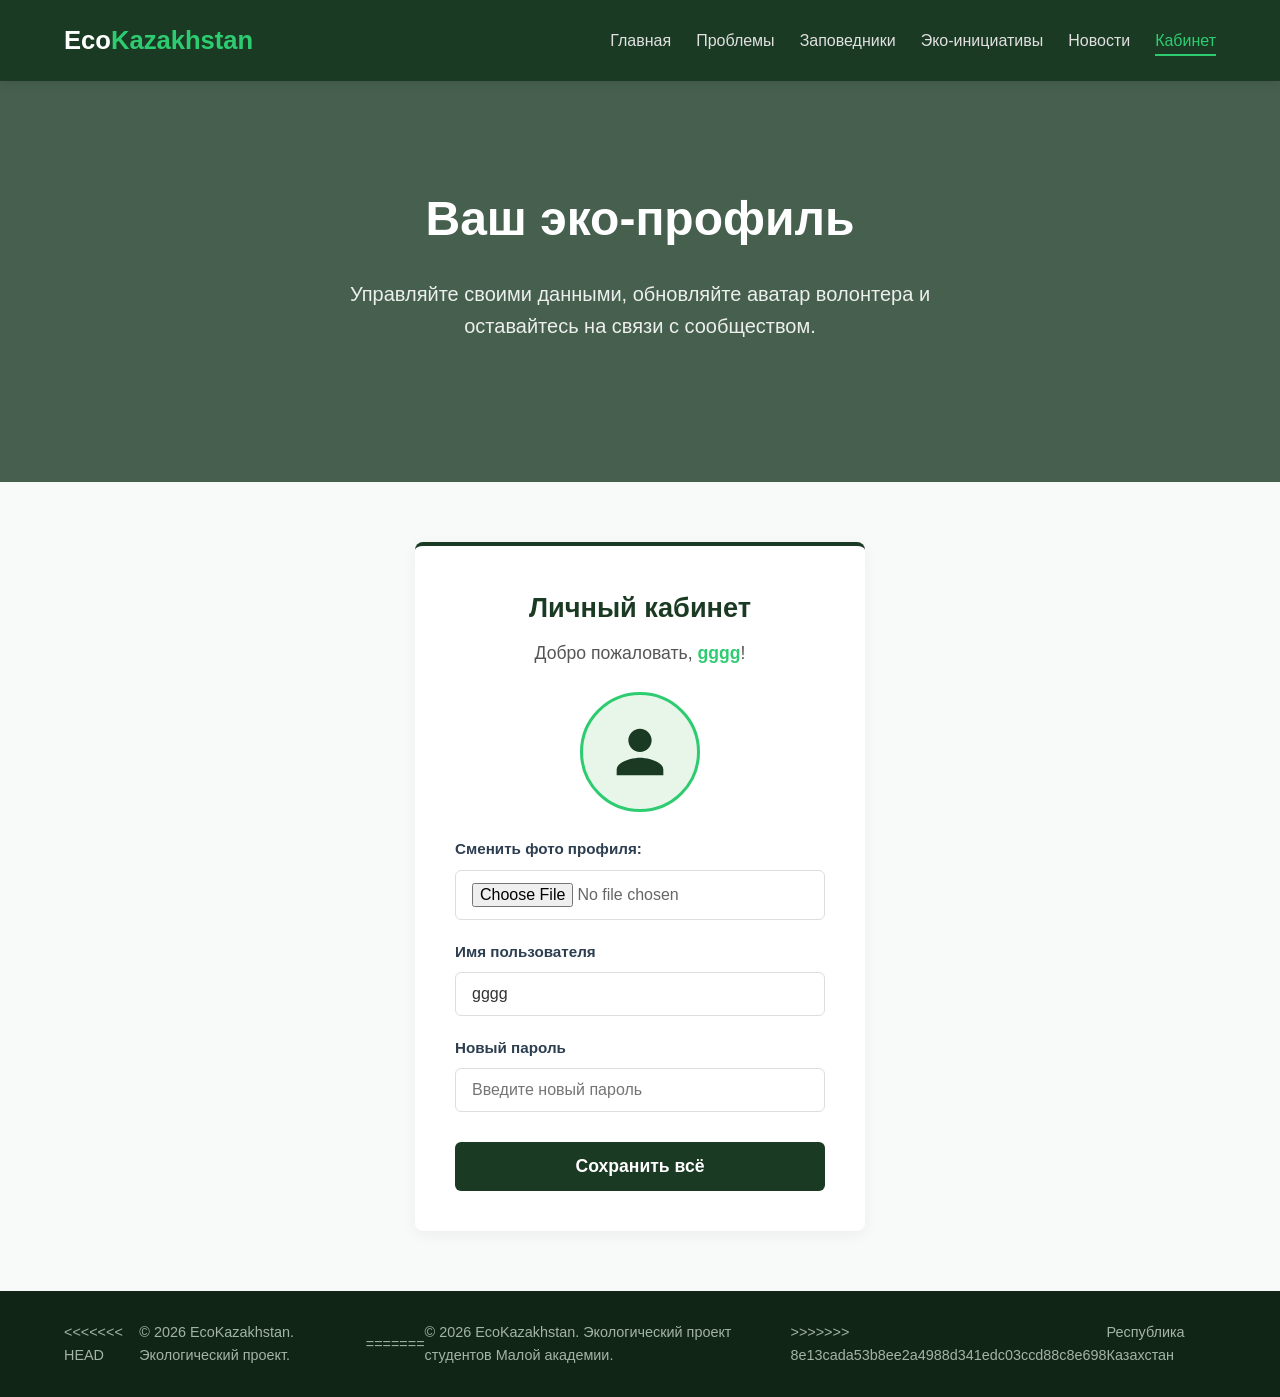
<file: profile.html>
<!DOCTYPE html>
<html lang="ru">
<head>
    <meta charset="UTF-8">
    <meta name="viewport" content="width=device-width, initial-scale=1.0">
    <title>Личный кабинет | EcoKazakhstan</title>
    <link rel="stylesheet" href="style.css">
</head>
<body>
    <header class="main-header">
        <div class="container header-flex">
            <a href="index.html" class="logo">Eco<span>Kazakhstan</span></a>
            <nav class="main-nav">
                <ul>
                    <li><a href="index.html">Главная</a></li>
                    <li><a href="problems.html">Проблемы</a></li>
                    <li><a href="nature.html">Заповедники</a></li>
                    <li><a href="green-tech.html">Эко-инициативы</a></li>
                    <li><a href="blog.html">Новости</a></li>
                    <li><a href="profile.php" class="active">Кабинет</a></li>
                </ul>
            </nav>
        </div>
    </header>

    <main>
        <section class="hero-section">
            <div class="container">
                <h1>Ваш эко-профиль</h1>
                <p>Управляйте своими данными, обновляйте аватар волонтера и оставайтесь на связи с сообществом.</p>
            </div>
        </section>

        <section class="profile-section-wrapper">
            <div class="container">
                
                <div class="eco-profile-card">
                    <h2 class="profile-card-title">Личный кабинет</h2>
                    <p class="profile-welcome">Добро пожаловать, <span class="profile-username">gggg</span>!</p>
                    
                    <div class="profile-avatar-container">
                        <div class="profile-avatar-circle">
                            <svg viewBox="0 0 24 24" fill="none" xmlns="http://www.w3.org/2000/svg">
                                <path d="M12 12C14.21 12 16 10.21 16 8C16 5.79 14.21 4 12 4C9.79 4 8 5.79 8 8C8 10.21 9.79 12 12 12ZM12 14C9.33 14 4 15.34 4 18V20H20V18C20 15.34 14.67 14 12 14Z" fill="#1b3a24"/>
                            </svg>
                        </div>
                    </div>

                    <form action="update_profile.php" method="POST" enctype="multipart/form-data" class="profile-form">
                        
                        <div class="profile-group">
                            <label class="profile-label">Сменить фото профиля:</label>
                            <input type="file" name="avatar" class="profile-file-input">
                        </div>

                        <div class="profile-group">
                            <label class="profile-label">Имя пользователя</label>
                            <input type="text" name="username" class="profile-input" value="gggg" required>
                        </div>

                        <div class="profile-group">
                            <label class="profile-label">Новый пароль</label>
                            <input type="password" name="new_password" class="profile-input" placeholder="Введите новый пароль">
                        </div>

                        <button type="submit" class="profile-btn-submit">Сохранить всё</button>
                    </form>
                </div>

            </div>
        </section>
    </main>

    <footer class="main-footer">
        <div class="container footer-flex">
<<<<<<< HEAD
            <p>&copy; 2026 EcoKazakhstan. Экологический проект.</p>
=======
            <p>&copy; 2026 EcoKazakhstan. Экологический проект студентов Малой академии.</p>
>>>>>>> 8e13cada53b8ee2a4988d341edc03ccd88c8e698
            <p>Республика Казахстан</p>
        </div>
    </footer>
</body>
</html>
</file>
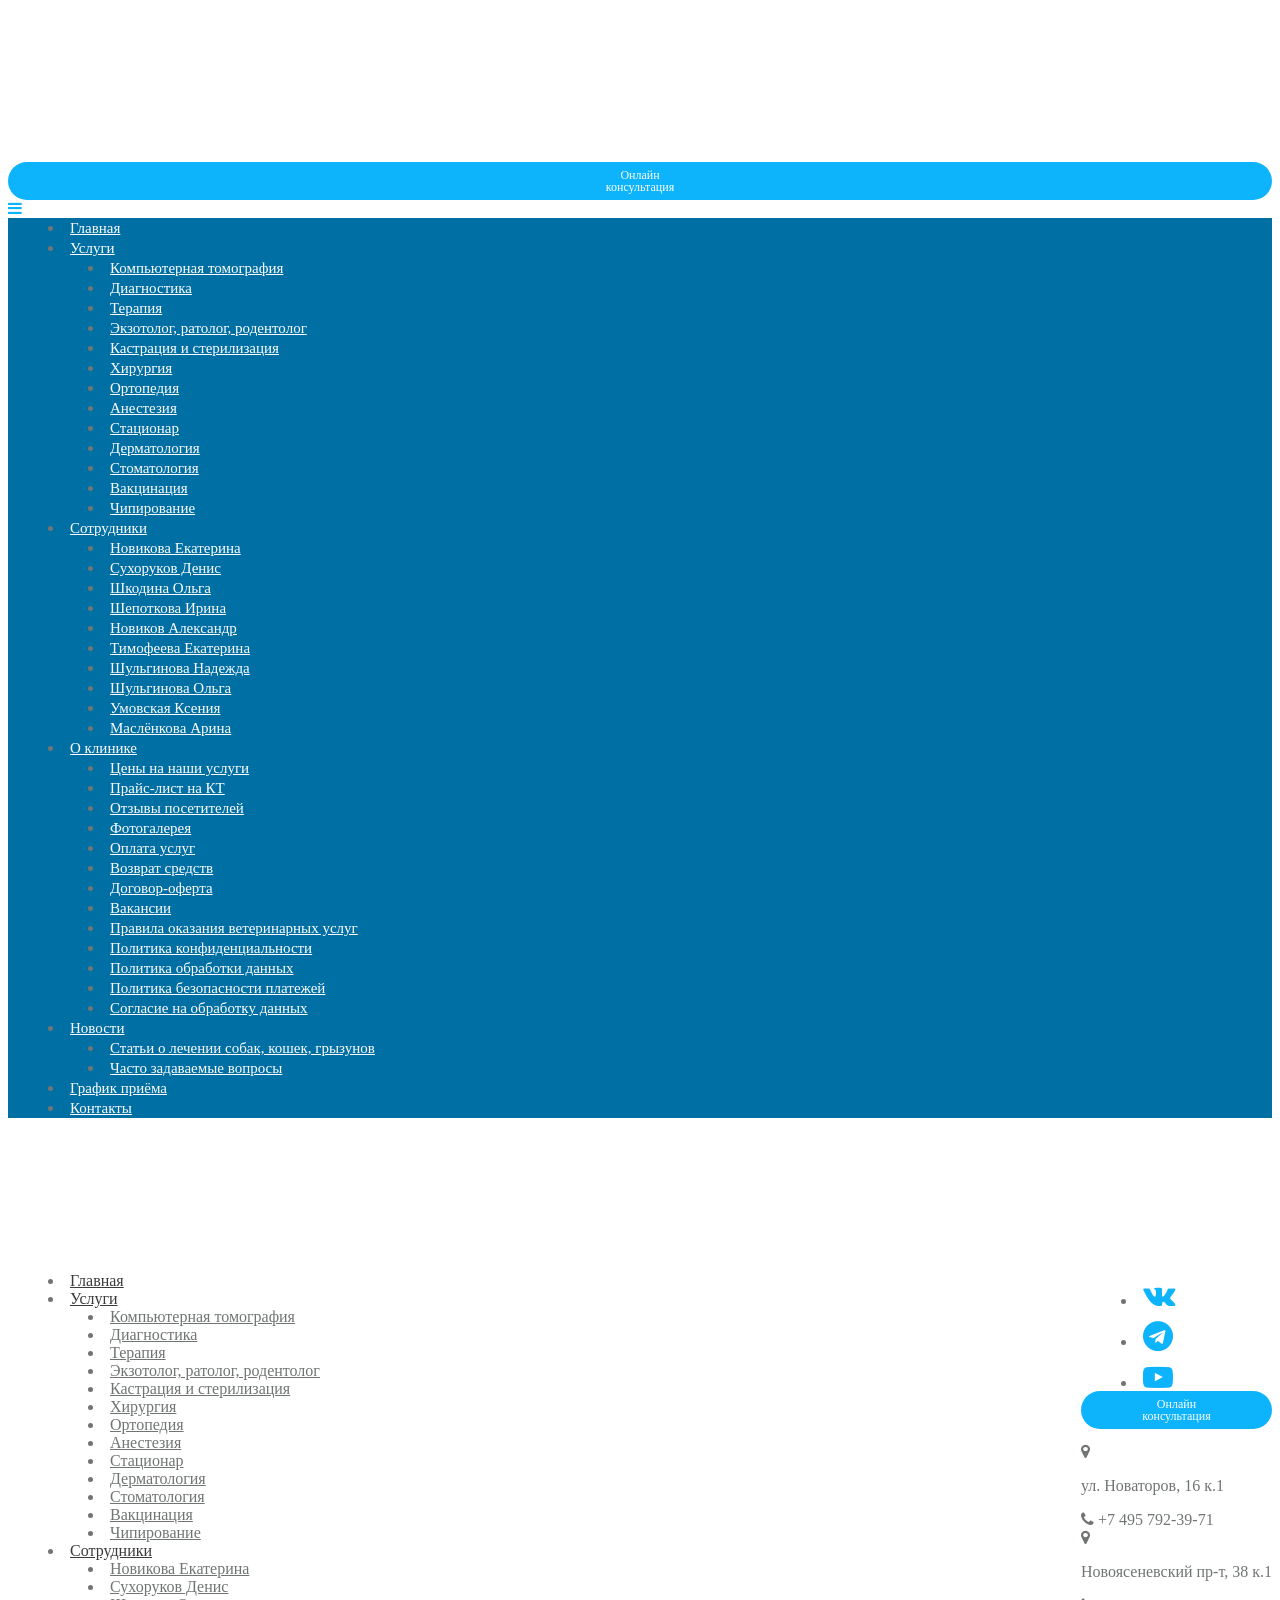
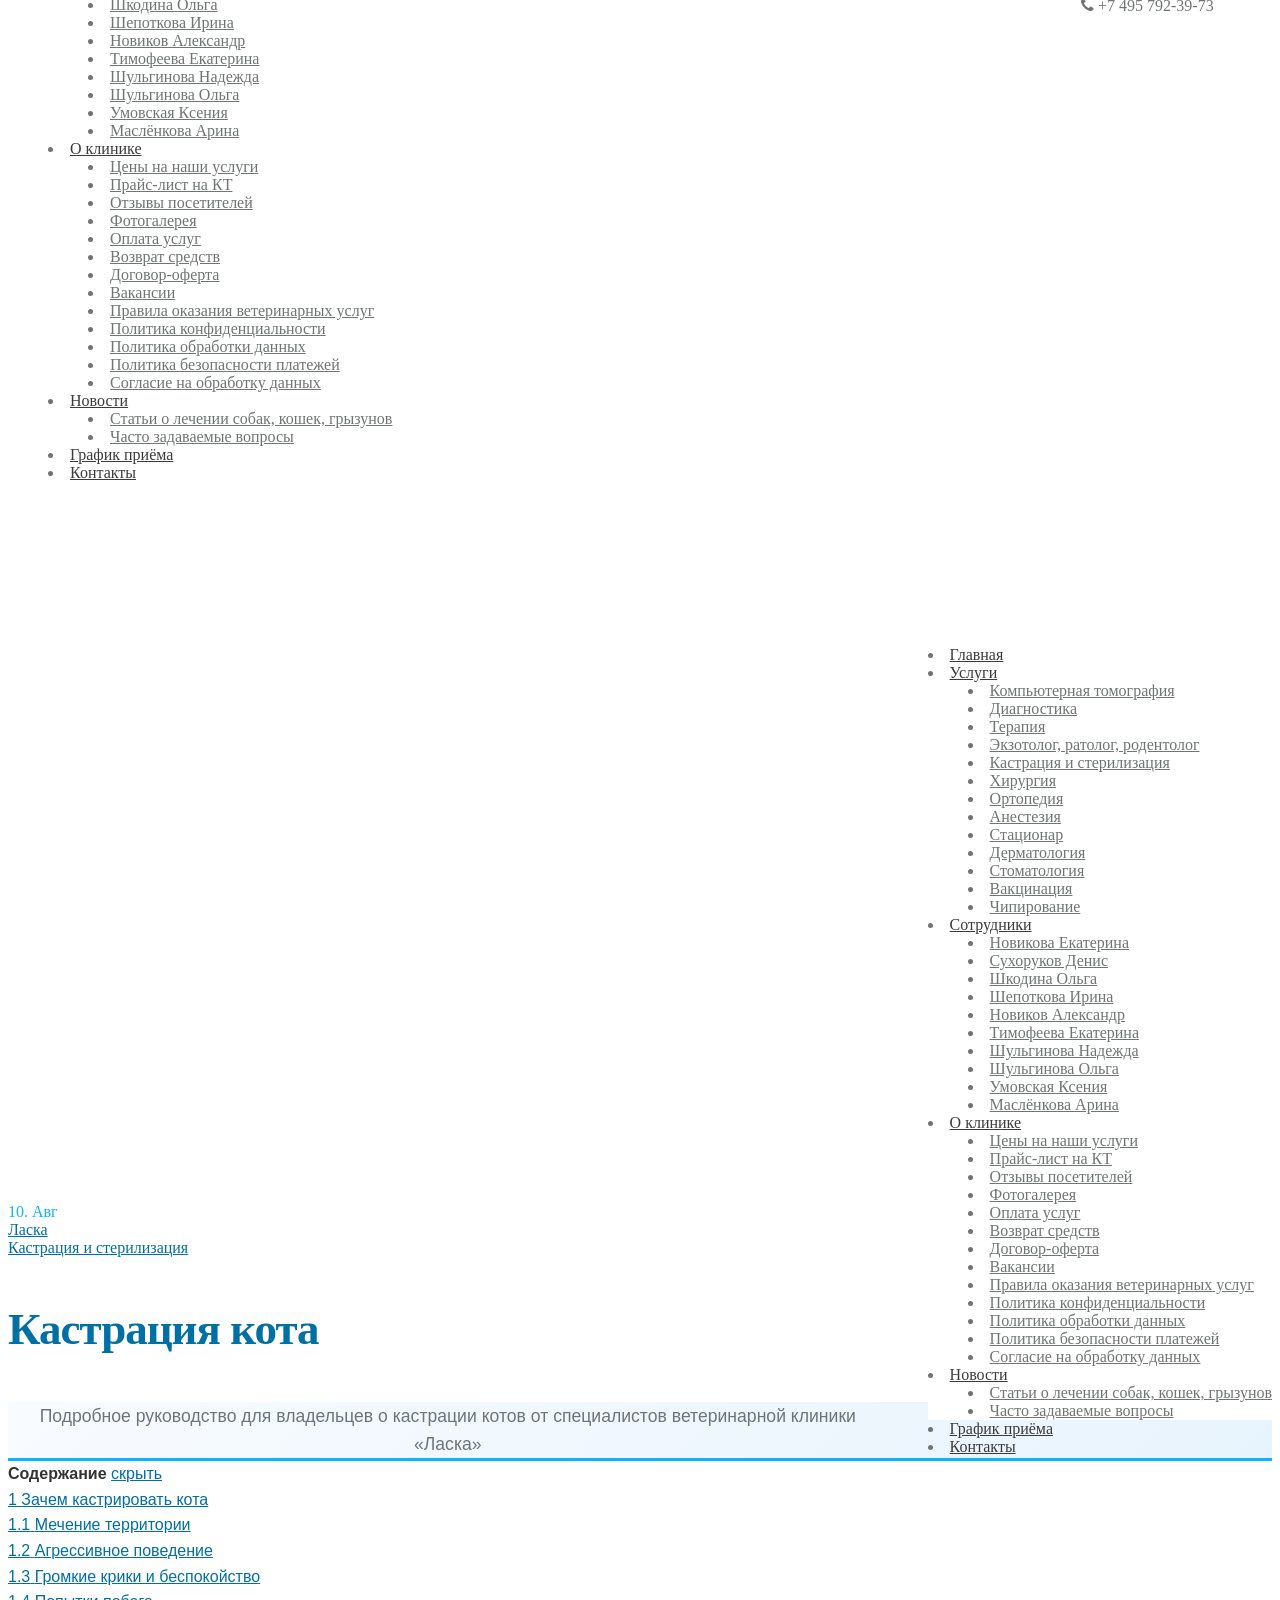
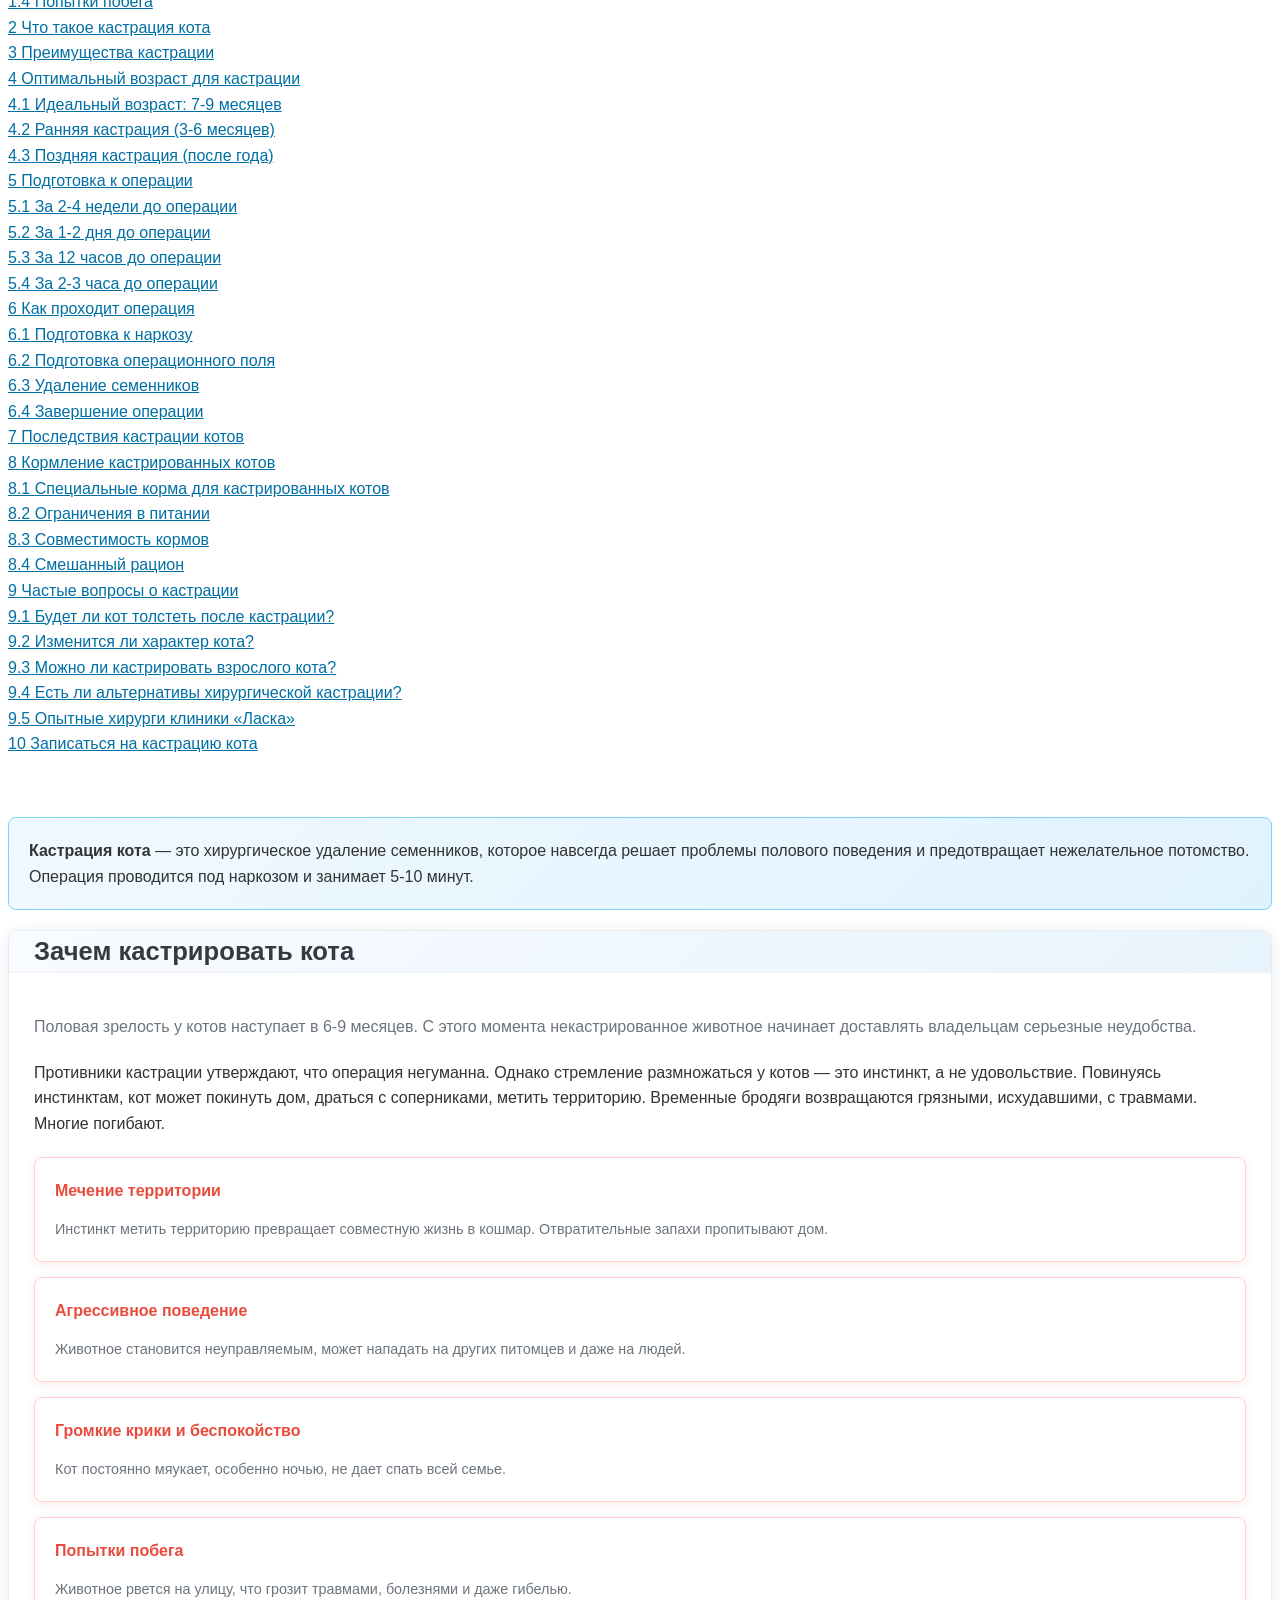
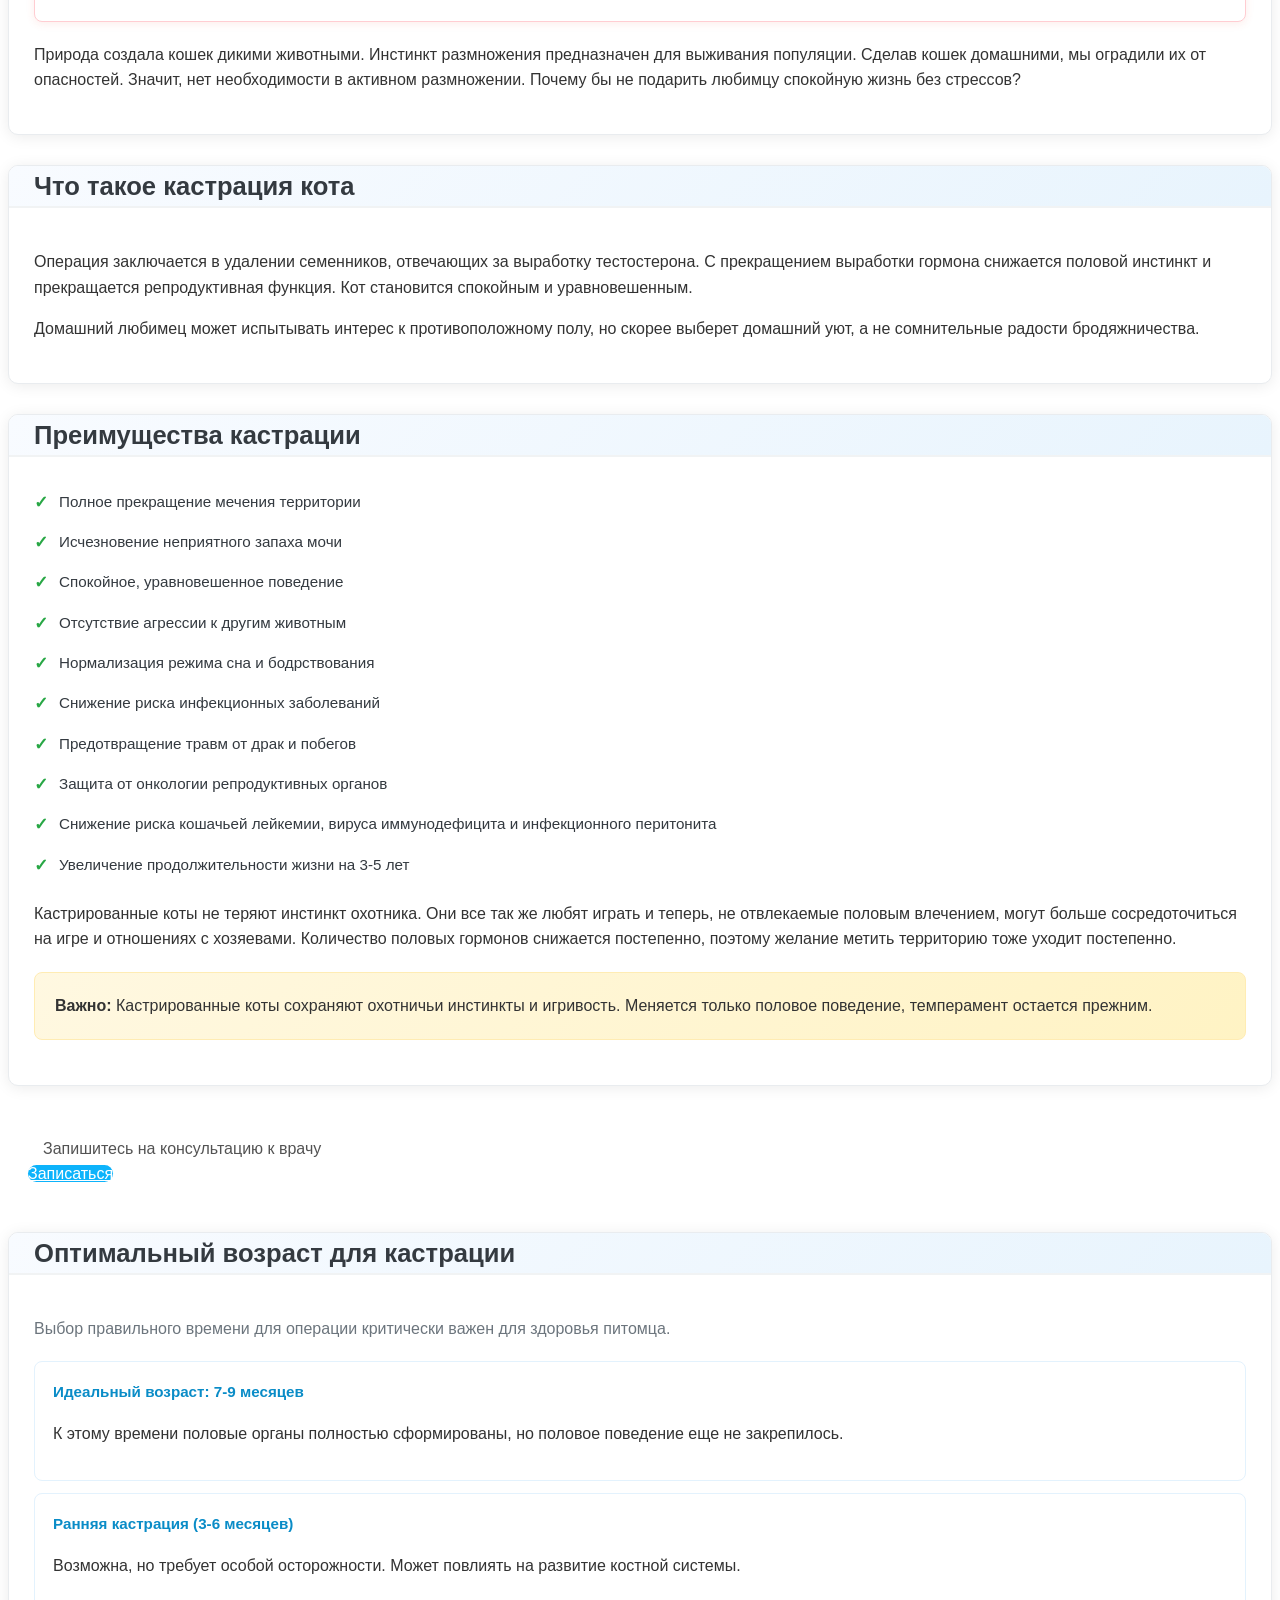
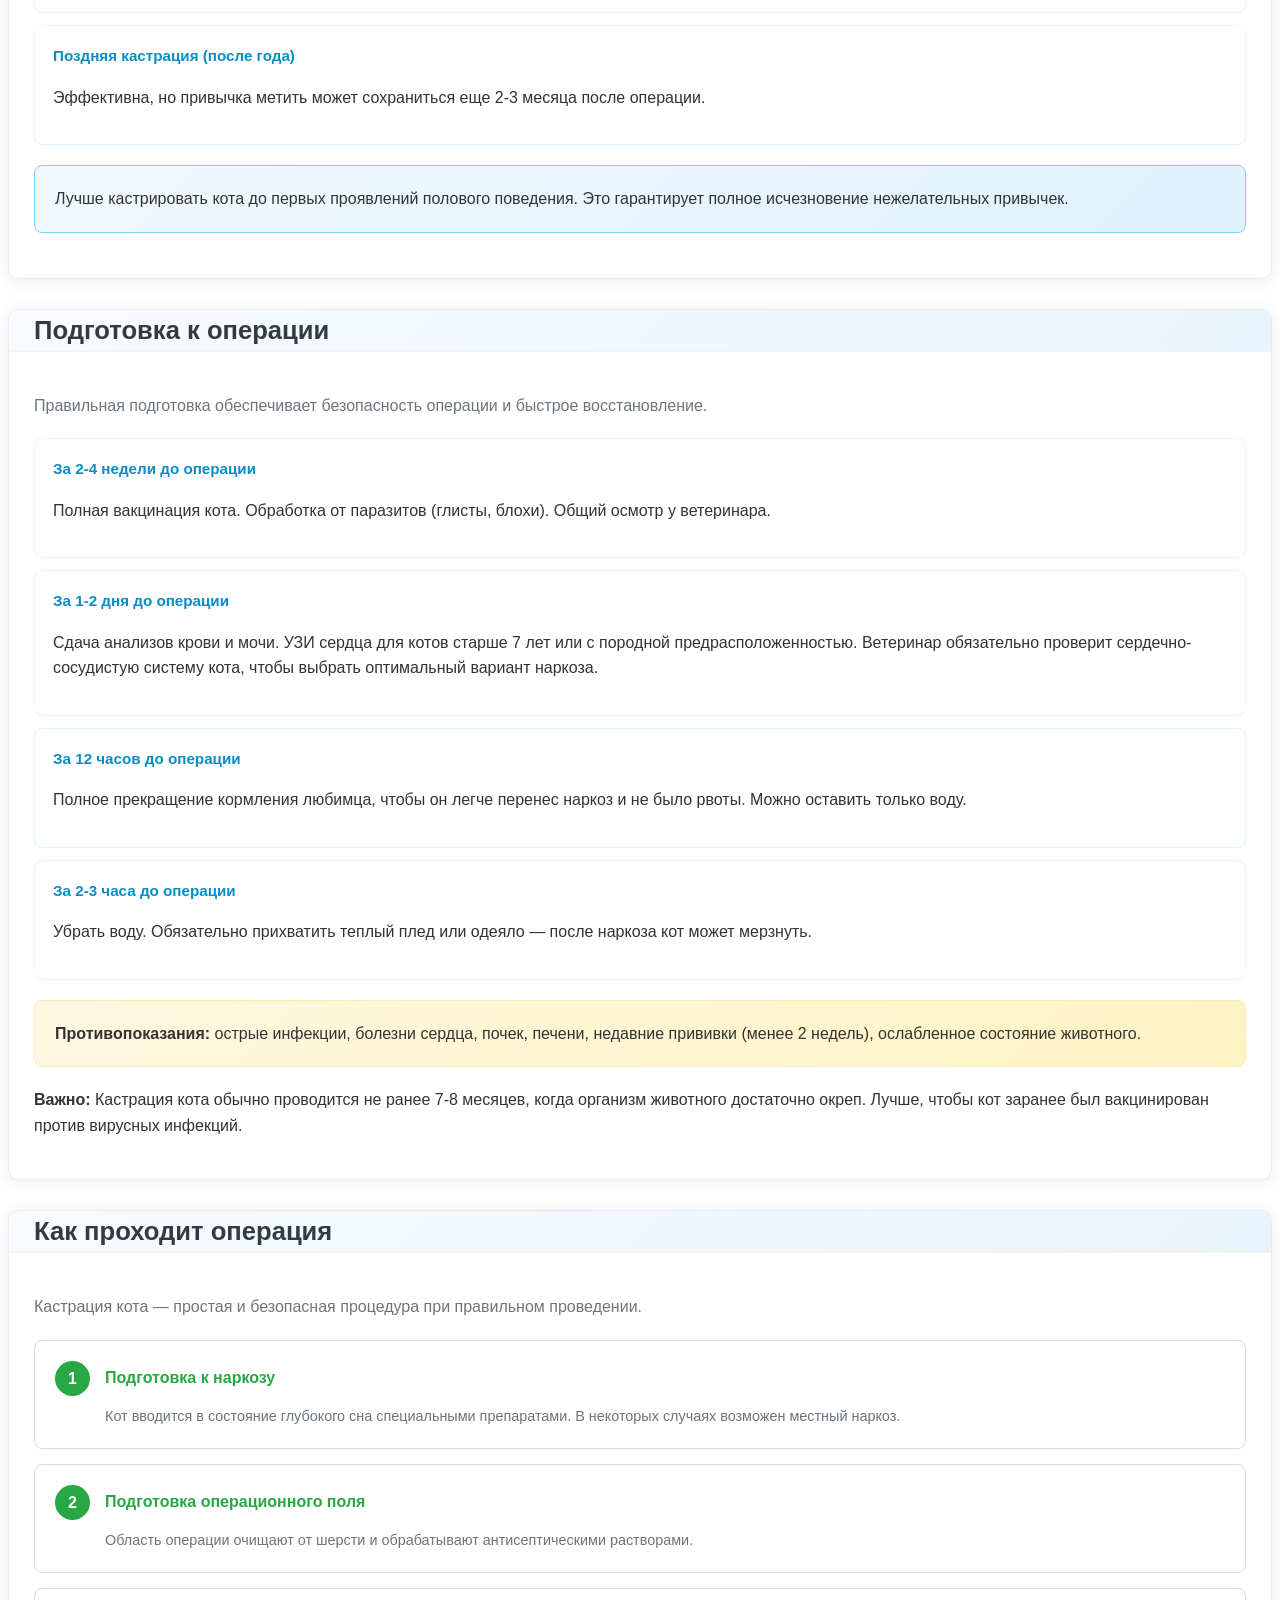
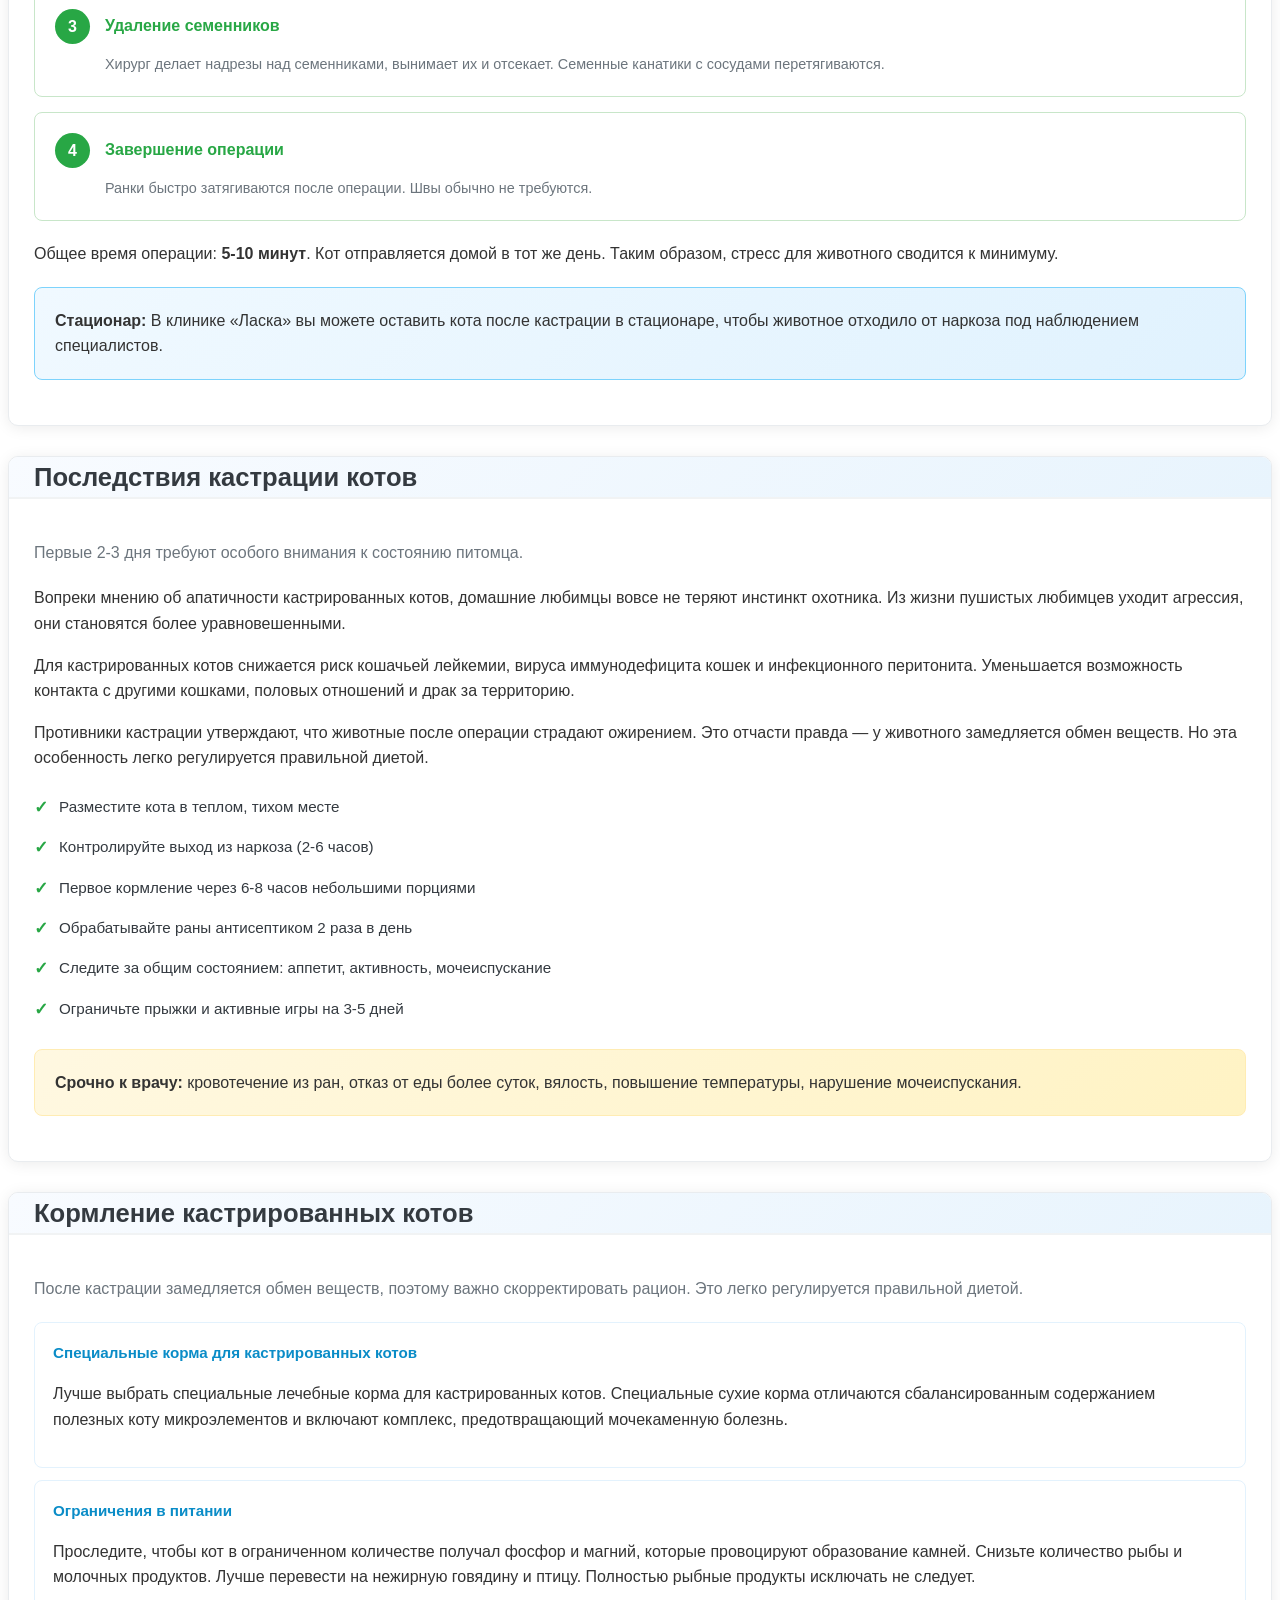
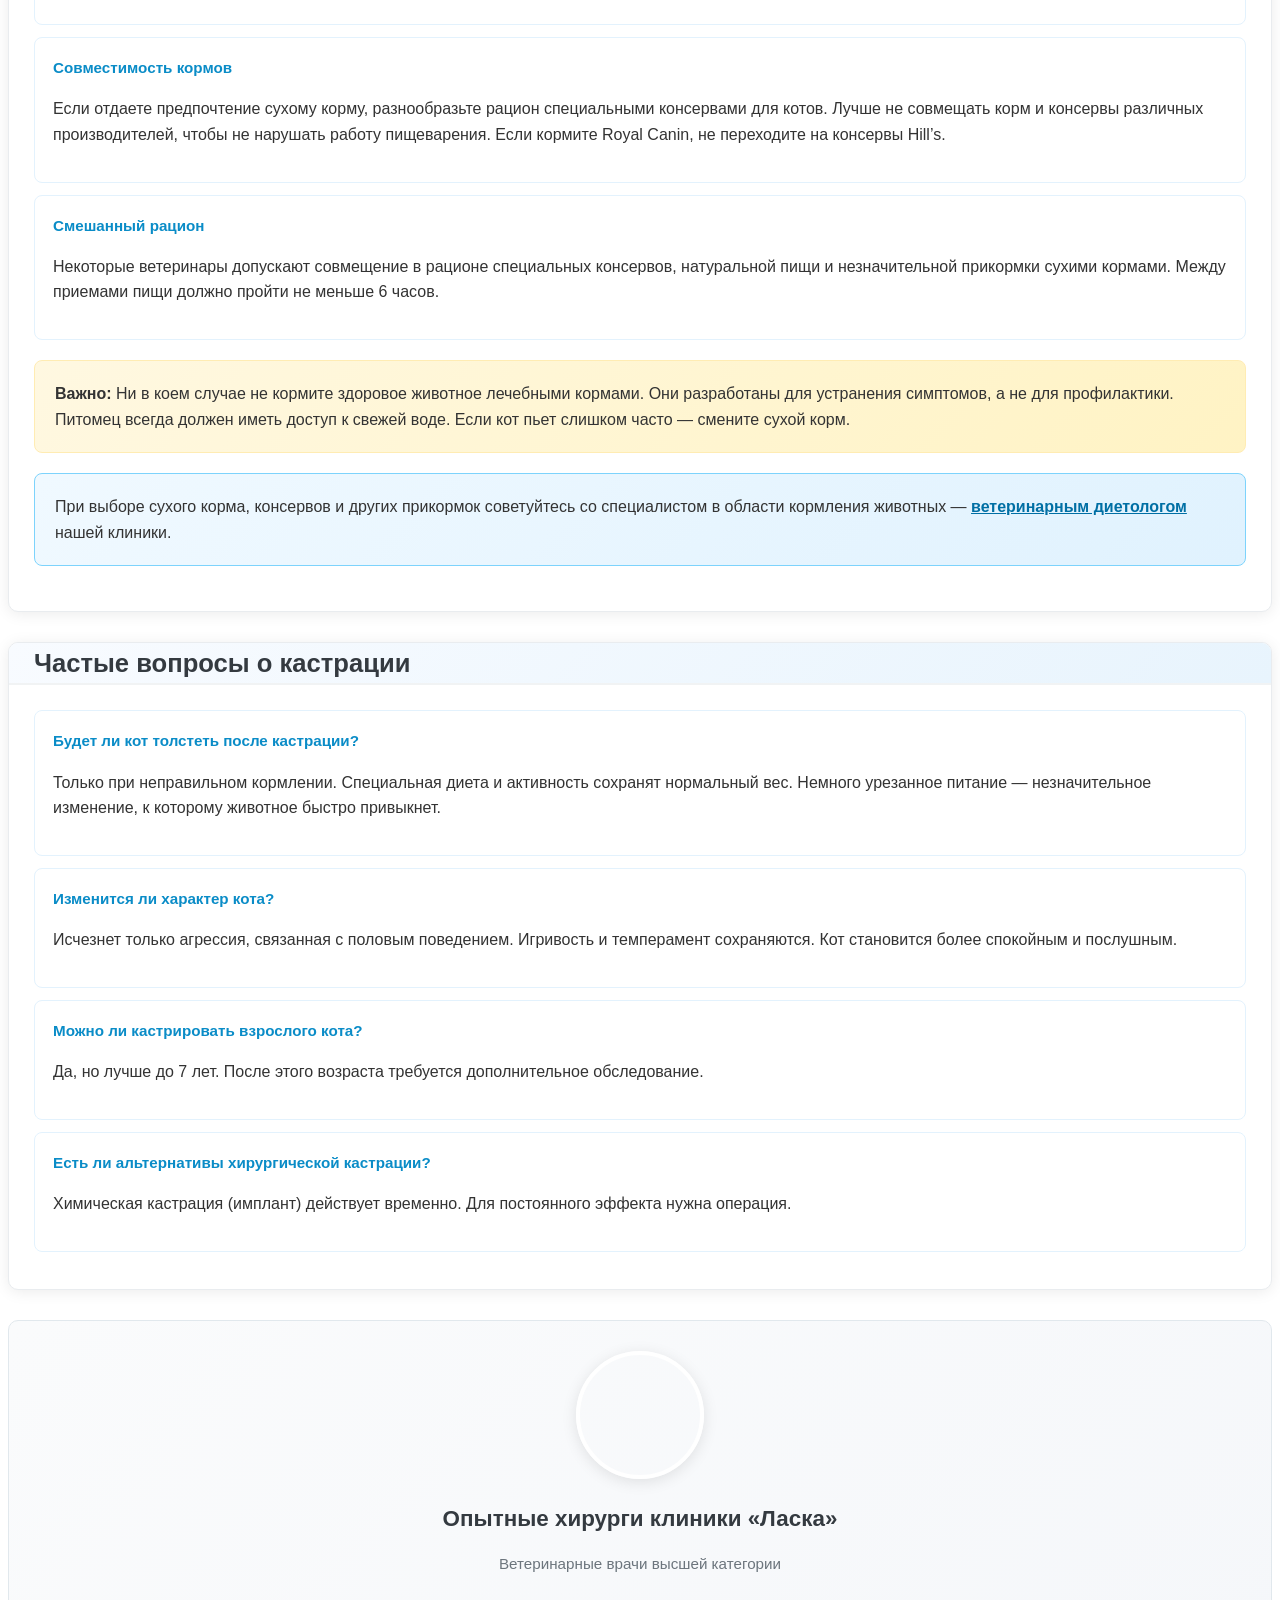
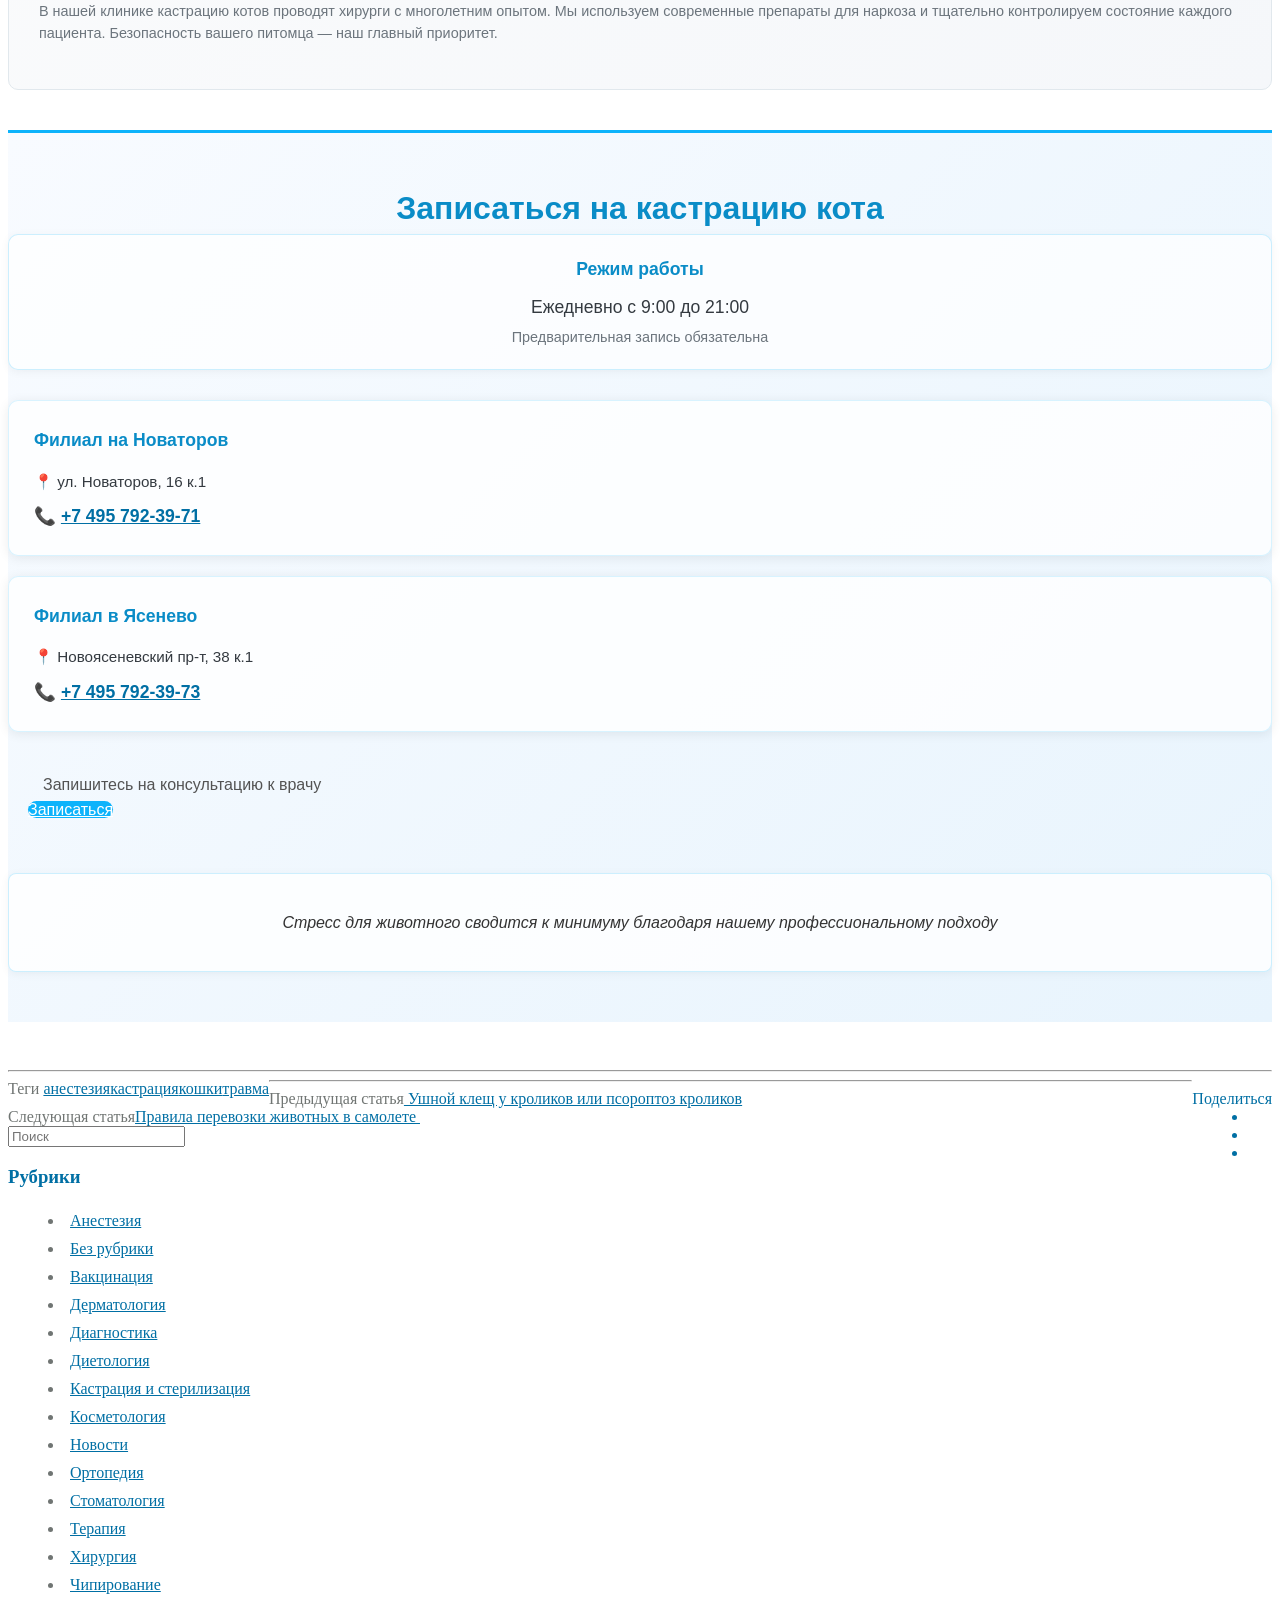
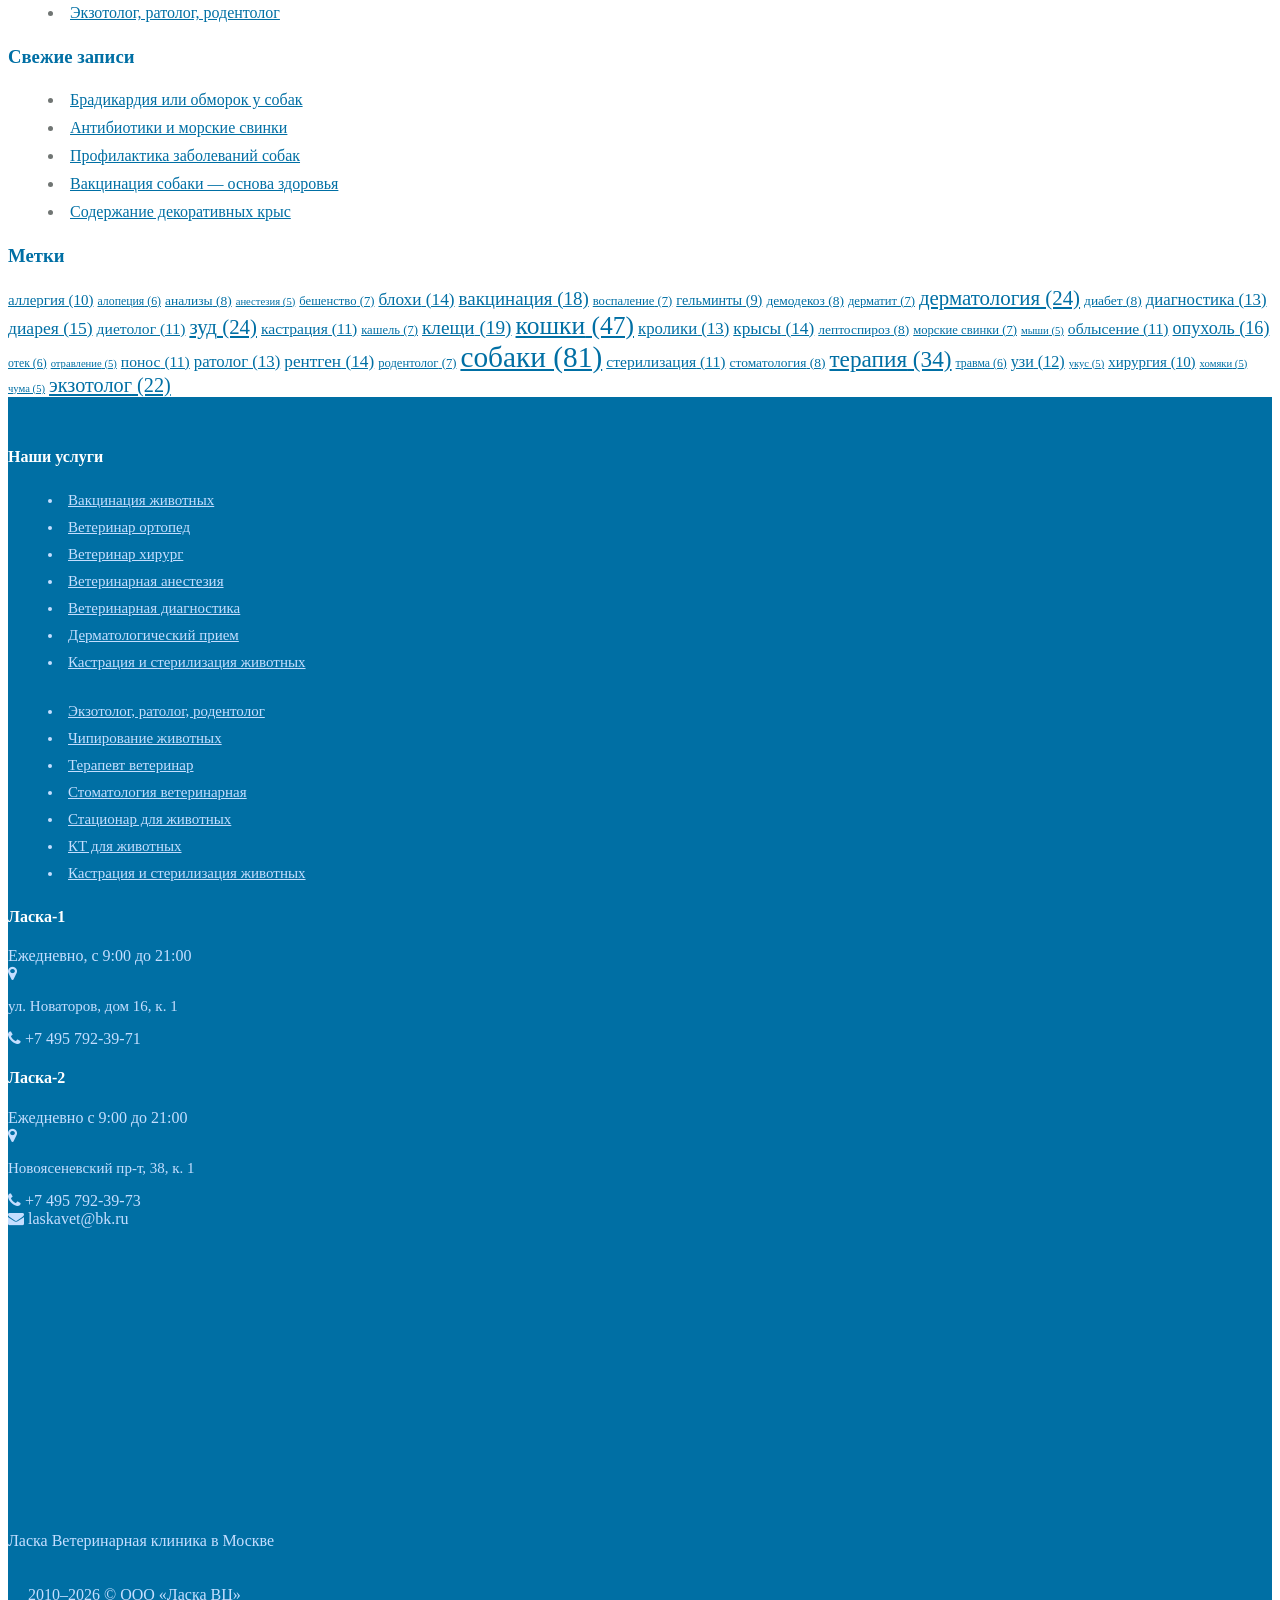
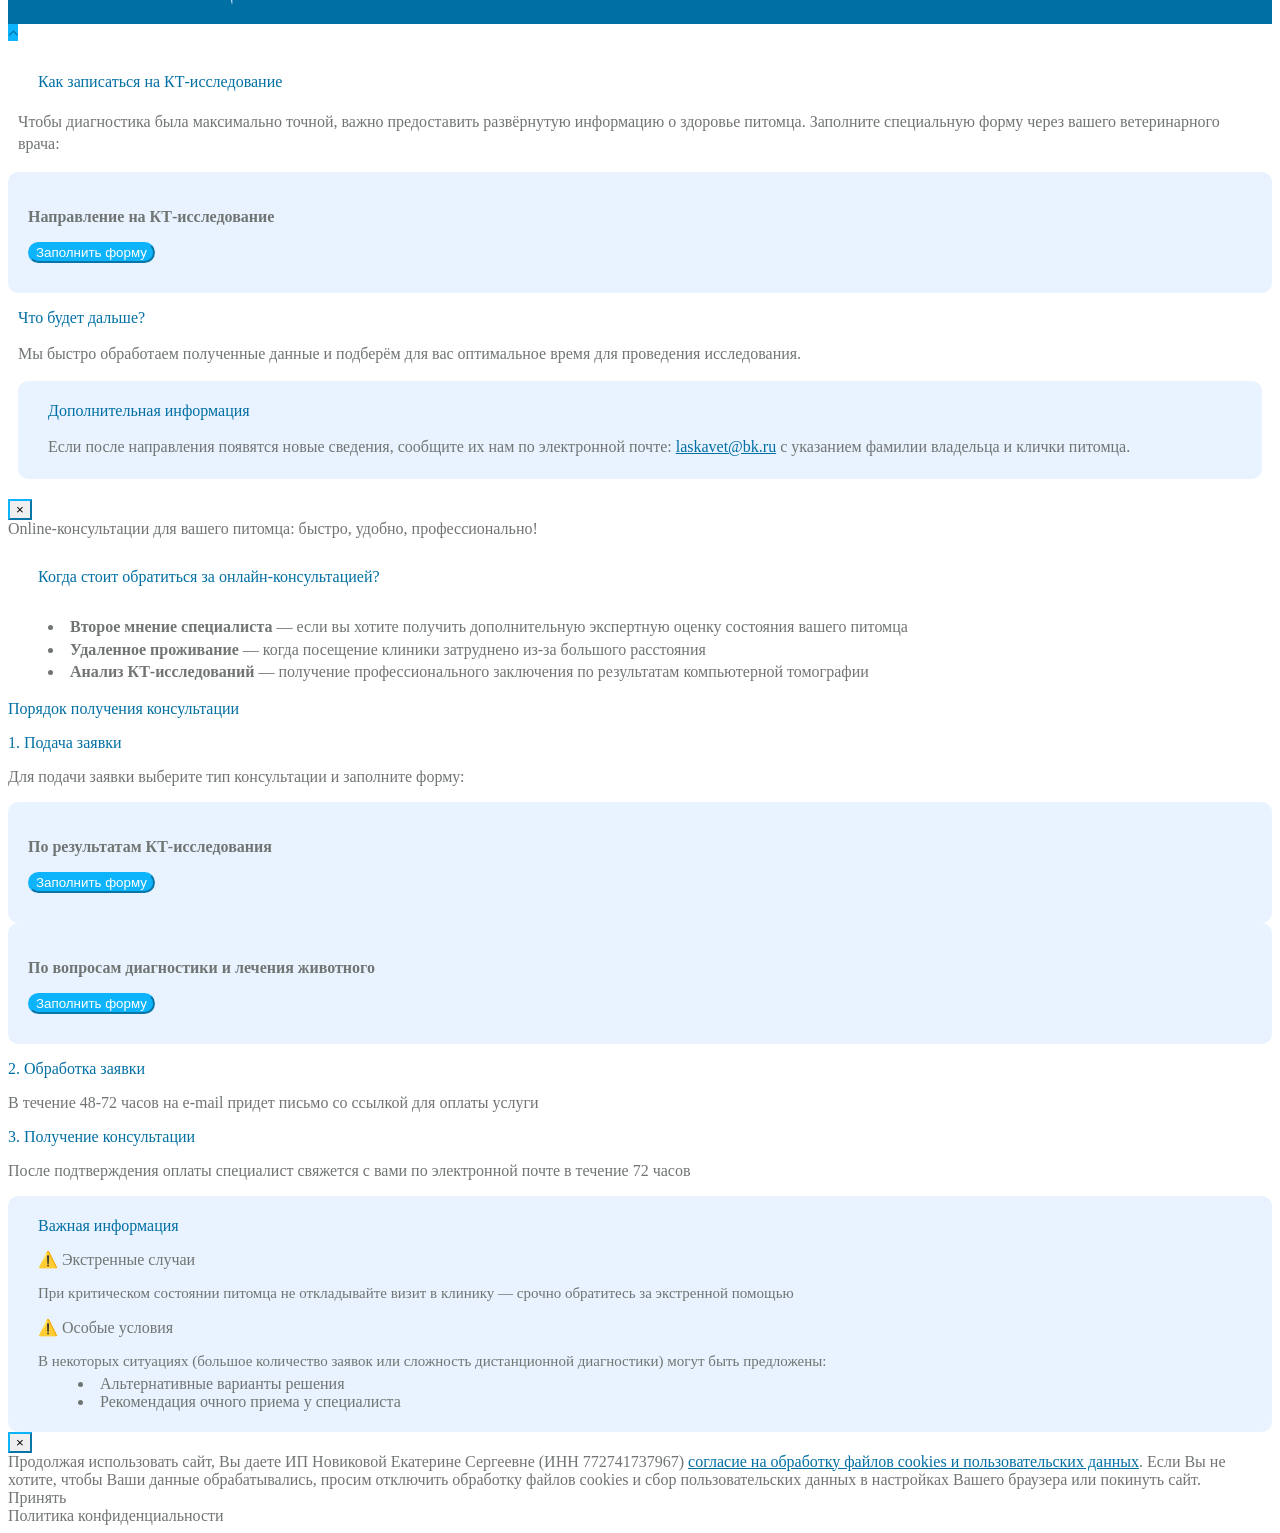
<file: uploads/1782806700_Кот.htm>
<!DOCTYPE html>
<html lang="ru-RU">
<head>
	<meta http-equiv="Content-Type" content="text/html; charset=UTF-8">
    <!--[if IE]><meta http-equiv='X-UA-Compatible' content='IE=edge,chrome=1'><![endif]-->
    <meta name="viewport" content="width=device-width, initial-scale=1">
    <link rel="profile" href="https://gmpg.org/xfn/11">
    <link rel="pingback" href="https://laskavet.ru/xmlrpc.php">    
	<meta name='robots' content='index, follow, max-image-preview:large, max-snippet:-1, max-video-preview:-1' />

	<!-- This site is optimized with the Yoast SEO plugin v25.9 - https://yoast.com/wordpress/plugins/seo/ -->
	<title>Кастрация кота — зачем она нужна и как она делается?</title>
	<meta name="description" content="Кастрация кота — событие, способное раз и навсегда изменить жизнь домашнего любимца в лучшую сторону. Это мнение большинства ветеринаров." />
	<link rel="canonical" href="https://laskavet.ru/castration-sterilization/kastracia-kota/" />
	<meta property="og:locale" content="ru_RU" />
	<meta property="og:type" content="article" />
	<meta property="og:title" content="Кастрация кота — зачем она нужна и как она делается?" />
	<meta property="og:description" content="Кастрация кота — событие, способное раз и навсегда изменить жизнь домашнего любимца в лучшую сторону. Это мнение большинства ветеринаров." />
	<meta property="og:url" content="https://laskavet.ru/castration-sterilization/kastracia-kota/" />
	<meta property="og:site_name" content="Ласка" />
	<meta property="article:publisher" content="https://www.facebook.com/laskavetclinic/" />
	<meta property="article:published_time" content="2025-08-10T10:14:53+00:00" />
	<meta property="article:modified_time" content="2025-08-10T15:46:47+00:00" />
	<meta property="og:image" content="https://laskavet.ru/wp-content/uploads/2018/08/kastracia-kota.jpg" />
	<meta property="og:image:width" content="800" />
	<meta property="og:image:height" content="600" />
	<meta property="og:image:type" content="image/jpeg" />
	<meta name="author" content="Ласка" />
	<meta name="twitter:card" content="summary_large_image" />
	<meta name="twitter:label1" content="Написано автором" />
	<meta name="twitter:data1" content="Ласка" />
	<meta name="twitter:label2" content="Примерное время для чтения" />
	<meta name="twitter:data2" content="7 минут" />
	<script type="application/ld+json" class="yoast-schema-graph">{"@context":"https://schema.org","@graph":[{"@type":"Article","@id":"https://laskavet.ru/castration-sterilization/kastracia-kota/#article","isPartOf":{"@id":"https://laskavet.ru/castration-sterilization/kastracia-kota/"},"author":{"name":"Ласка","@id":"https://laskavet.ru/#/schema/person/5093df092d21337badd66bdcb02d0f53"},"headline":"Кастрация кота","datePublished":"2025-08-10T10:14:53+00:00","dateModified":"2025-08-10T15:46:47+00:00","mainEntityOfPage":{"@id":"https://laskavet.ru/castration-sterilization/kastracia-kota/"},"wordCount":1176,"publisher":{"@id":"https://laskavet.ru/#organization"},"image":{"@id":"https://laskavet.ru/castration-sterilization/kastracia-kota/#primaryimage"},"thumbnailUrl":"https://laskavet.ru/wp-content/uploads/2018/08/kastracia-kota.jpg","keywords":["анестезия","кастрация","кошки","травма"],"articleSection":["Кастрация и стерилизация"],"inLanguage":"ru-RU"},{"@type":"WebPage","@id":"https://laskavet.ru/castration-sterilization/kastracia-kota/","url":"https://laskavet.ru/castration-sterilization/kastracia-kota/","name":"Кастрация кота — зачем она нужна и как она делается?","isPartOf":{"@id":"https://laskavet.ru/#website"},"primaryImageOfPage":{"@id":"https://laskavet.ru/castration-sterilization/kastracia-kota/#primaryimage"},"image":{"@id":"https://laskavet.ru/castration-sterilization/kastracia-kota/#primaryimage"},"thumbnailUrl":"https://laskavet.ru/wp-content/uploads/2018/08/kastracia-kota.jpg","datePublished":"2025-08-10T10:14:53+00:00","dateModified":"2025-08-10T15:46:47+00:00","description":"Кастрация кота — событие, способное раз и навсегда изменить жизнь домашнего любимца в лучшую сторону. Это мнение большинства ветеринаров.","breadcrumb":{"@id":"https://laskavet.ru/castration-sterilization/kastracia-kota/#breadcrumb"},"inLanguage":"ru-RU","potentialAction":[{"@type":"ReadAction","target":["https://laskavet.ru/castration-sterilization/kastracia-kota/"]}]},{"@type":"ImageObject","inLanguage":"ru-RU","@id":"https://laskavet.ru/castration-sterilization/kastracia-kota/#primaryimage","url":"https://laskavet.ru/wp-content/uploads/2018/08/kastracia-kota.jpg","contentUrl":"https://laskavet.ru/wp-content/uploads/2018/08/kastracia-kota.jpg","width":800,"height":600,"caption":"Кастрация кота"},{"@type":"BreadcrumbList","@id":"https://laskavet.ru/castration-sterilization/kastracia-kota/#breadcrumb","itemListElement":[{"@type":"ListItem","position":1,"name":"Главная страница","item":"https://laskavet.ru/"},{"@type":"ListItem","position":2,"name":"Статьи о лечении собак, кошек, грызунов","item":"https://laskavet.ru/info/blog/"},{"@type":"ListItem","position":3,"name":"Кастрация кота"}]},{"@type":"WebSite","@id":"https://laskavet.ru/#website","url":"https://laskavet.ru/","name":"Ласка","description":"Ветеринарная клиника Ласка","publisher":{"@id":"https://laskavet.ru/#organization"},"potentialAction":[{"@type":"SearchAction","target":{"@type":"EntryPoint","urlTemplate":"https://laskavet.ru/?s={search_term_string}"},"query-input":{"@type":"PropertyValueSpecification","valueRequired":true,"valueName":"search_term_string"}}],"inLanguage":"ru-RU"},{"@type":"Organization","@id":"https://laskavet.ru/#organization","name":"Ветклиника Ласка","alternateName":"Ветеринарная клиника Ласка","url":"https://laskavet.ru/","logo":{"@type":"ImageObject","inLanguage":"ru-RU","@id":"https://laskavet.ru/#/schema/logo/image/","url":"https://laskavet.ru/wp-content/uploads/2021/06/laska-avatar.png","contentUrl":"https://laskavet.ru/wp-content/uploads/2021/06/laska-avatar.png","width":512,"height":512,"caption":"Ветклиника Ласка"},"image":{"@id":"https://laskavet.ru/#/schema/logo/image/"},"sameAs":["https://www.facebook.com/laskavetclinic/","https://www.instagram.com/laska_vc/"]},{"@type":"Person","@id":"https://laskavet.ru/#/schema/person/5093df092d21337badd66bdcb02d0f53","name":"Ласка","image":{"@type":"ImageObject","inLanguage":"ru-RU","@id":"https://laskavet.ru/#/schema/person/image/","url":"https://secure.gravatar.com/avatar/2f5e0b297251606ad9100ad3ce0e5ce60f6662b9f17c1ca33845d601569f147d?s=96&d=https%3A%2F%2Flaskavet.ru%2Fwp-content%2Fthemes%2Fvetcare%2Fimg%2Flaska-logo.png&r=g","contentUrl":"https://secure.gravatar.com/avatar/2f5e0b297251606ad9100ad3ce0e5ce60f6662b9f17c1ca33845d601569f147d?s=96&d=https%3A%2F%2Flaskavet.ru%2Fwp-content%2Fthemes%2Fvetcare%2Fimg%2Flaska-logo.png&r=g","caption":"Ласка"},"url":"https://laskavet.ru/author/admin/"}]}</script>
	<!-- / Yoast SEO plugin. -->


<link rel='dns-prefetch' href='//fonts.googleapis.com' />
<link rel="alternate" type="application/rss+xml" title="Ласка &raquo; Лента" href="https://laskavet.ru/feed/" />
<link rel="alternate" type="application/rss+xml" title="Ласка &raquo; Лента комментариев" href="https://laskavet.ru/comments/feed/" />
<link rel="alternate" title="oEmbed (JSON)" type="application/json+oembed" href="https://laskavet.ru/wp-json/oembed/1.0/embed?url=https%3A%2F%2Flaskavet.ru%2Fcastration-sterilization%2Fkastracia-kota%2F" />
<link rel="alternate" title="oEmbed (XML)" type="text/xml+oembed" href="https://laskavet.ru/wp-json/oembed/1.0/embed?url=https%3A%2F%2Flaskavet.ru%2Fcastration-sterilization%2Fkastracia-kota%2F&#038;format=xml" />
<style id='wp-img-auto-sizes-contain-inline-css' type='text/css'>
img:is([sizes=auto i],[sizes^="auto," i]){contain-intrinsic-size:3000px 1500px}
/*# sourceURL=wp-img-auto-sizes-contain-inline-css */
</style>
<style id='wp-emoji-styles-inline-css' type='text/css'>

	img.wp-smiley, img.emoji {
		display: inline !important;
		border: none !important;
		box-shadow: none !important;
		height: 1em !important;
		width: 1em !important;
		margin: 0 0.07em !important;
		vertical-align: -0.1em !important;
		background: none !important;
		padding: 0 !important;
	}
/*# sourceURL=wp-emoji-styles-inline-css */
</style>
<style id='wp-block-library-inline-css' type='text/css'>
:root{--wp-block-synced-color:#7a00df;--wp-block-synced-color--rgb:122,0,223;--wp-bound-block-color:var(--wp-block-synced-color);--wp-editor-canvas-background:#ddd;--wp-admin-theme-color:#007cba;--wp-admin-theme-color--rgb:0,124,186;--wp-admin-theme-color-darker-10:#006ba1;--wp-admin-theme-color-darker-10--rgb:0,107,160.5;--wp-admin-theme-color-darker-20:#005a87;--wp-admin-theme-color-darker-20--rgb:0,90,135;--wp-admin-border-width-focus:2px}@media (min-resolution:192dpi){:root{--wp-admin-border-width-focus:1.5px}}.wp-element-button{cursor:pointer}:root .has-very-light-gray-background-color{background-color:#eee}:root .has-very-dark-gray-background-color{background-color:#313131}:root .has-very-light-gray-color{color:#eee}:root .has-very-dark-gray-color{color:#313131}:root .has-vivid-green-cyan-to-vivid-cyan-blue-gradient-background{background:linear-gradient(135deg,#00d084,#0693e3)}:root .has-purple-crush-gradient-background{background:linear-gradient(135deg,#34e2e4,#4721fb 50%,#ab1dfe)}:root .has-hazy-dawn-gradient-background{background:linear-gradient(135deg,#faaca8,#dad0ec)}:root .has-subdued-olive-gradient-background{background:linear-gradient(135deg,#fafae1,#67a671)}:root .has-atomic-cream-gradient-background{background:linear-gradient(135deg,#fdd79a,#004a59)}:root .has-nightshade-gradient-background{background:linear-gradient(135deg,#330968,#31cdcf)}:root .has-midnight-gradient-background{background:linear-gradient(135deg,#020381,#2874fc)}:root{--wp--preset--font-size--normal:16px;--wp--preset--font-size--huge:42px}.has-regular-font-size{font-size:1em}.has-larger-font-size{font-size:2.625em}.has-normal-font-size{font-size:var(--wp--preset--font-size--normal)}.has-huge-font-size{font-size:var(--wp--preset--font-size--huge)}.has-text-align-center{text-align:center}.has-text-align-left{text-align:left}.has-text-align-right{text-align:right}.has-fit-text{white-space:nowrap!important}#end-resizable-editor-section{display:none}.aligncenter{clear:both}.items-justified-left{justify-content:flex-start}.items-justified-center{justify-content:center}.items-justified-right{justify-content:flex-end}.items-justified-space-between{justify-content:space-between}.screen-reader-text{border:0;clip-path:inset(50%);height:1px;margin:-1px;overflow:hidden;padding:0;position:absolute;width:1px;word-wrap:normal!important}.screen-reader-text:focus{background-color:#ddd;clip-path:none;color:#444;display:block;font-size:1em;height:auto;left:5px;line-height:normal;padding:15px 23px 14px;text-decoration:none;top:5px;width:auto;z-index:100000}html :where(.has-border-color){border-style:solid}html :where([style*=border-top-color]){border-top-style:solid}html :where([style*=border-right-color]){border-right-style:solid}html :where([style*=border-bottom-color]){border-bottom-style:solid}html :where([style*=border-left-color]){border-left-style:solid}html :where([style*=border-width]){border-style:solid}html :where([style*=border-top-width]){border-top-style:solid}html :where([style*=border-right-width]){border-right-style:solid}html :where([style*=border-bottom-width]){border-bottom-style:solid}html :where([style*=border-left-width]){border-left-style:solid}html :where(img[class*=wp-image-]){height:auto;max-width:100%}:where(figure){margin:0 0 1em}html :where(.is-position-sticky){--wp-admin--admin-bar--position-offset:var(--wp-admin--admin-bar--height,0px)}@media screen and (max-width:600px){html :where(.is-position-sticky){--wp-admin--admin-bar--position-offset:0px}}

/*# sourceURL=wp-block-library-inline-css */
</style>
<style id='classic-theme-styles-inline-css' type='text/css'>
/*! This file is auto-generated */
.wp-block-button__link{color:#fff;background-color:#32373c;border-radius:9999px;box-shadow:none;text-decoration:none;padding:calc(.667em + 2px) calc(1.333em + 2px);font-size:1.125em}.wp-block-file__button{background:#32373c;color:#fff;text-decoration:none}
/*# sourceURL=/wp-includes/css/classic-themes.min.css */
</style>
<style id='global-styles-inline-css' type='text/css'>
:root{--wp--preset--aspect-ratio--square: 1;--wp--preset--aspect-ratio--4-3: 4/3;--wp--preset--aspect-ratio--3-4: 3/4;--wp--preset--aspect-ratio--3-2: 3/2;--wp--preset--aspect-ratio--2-3: 2/3;--wp--preset--aspect-ratio--16-9: 16/9;--wp--preset--aspect-ratio--9-16: 9/16;--wp--preset--color--black: #000000;--wp--preset--color--cyan-bluish-gray: #abb8c3;--wp--preset--color--white: #ffffff;--wp--preset--color--pale-pink: #f78da7;--wp--preset--color--vivid-red: #cf2e2e;--wp--preset--color--luminous-vivid-orange: #ff6900;--wp--preset--color--luminous-vivid-amber: #fcb900;--wp--preset--color--light-green-cyan: #7bdcb5;--wp--preset--color--vivid-green-cyan: #00d084;--wp--preset--color--pale-cyan-blue: #8ed1fc;--wp--preset--color--vivid-cyan-blue: #0693e3;--wp--preset--color--vivid-purple: #9b51e0;--wp--preset--gradient--vivid-cyan-blue-to-vivid-purple: linear-gradient(135deg,rgb(6,147,227) 0%,rgb(155,81,224) 100%);--wp--preset--gradient--light-green-cyan-to-vivid-green-cyan: linear-gradient(135deg,rgb(122,220,180) 0%,rgb(0,208,130) 100%);--wp--preset--gradient--luminous-vivid-amber-to-luminous-vivid-orange: linear-gradient(135deg,rgb(252,185,0) 0%,rgb(255,105,0) 100%);--wp--preset--gradient--luminous-vivid-orange-to-vivid-red: linear-gradient(135deg,rgb(255,105,0) 0%,rgb(207,46,46) 100%);--wp--preset--gradient--very-light-gray-to-cyan-bluish-gray: linear-gradient(135deg,rgb(238,238,238) 0%,rgb(169,184,195) 100%);--wp--preset--gradient--cool-to-warm-spectrum: linear-gradient(135deg,rgb(74,234,220) 0%,rgb(151,120,209) 20%,rgb(207,42,186) 40%,rgb(238,44,130) 60%,rgb(251,105,98) 80%,rgb(254,248,76) 100%);--wp--preset--gradient--blush-light-purple: linear-gradient(135deg,rgb(255,206,236) 0%,rgb(152,150,240) 100%);--wp--preset--gradient--blush-bordeaux: linear-gradient(135deg,rgb(254,205,165) 0%,rgb(254,45,45) 50%,rgb(107,0,62) 100%);--wp--preset--gradient--luminous-dusk: linear-gradient(135deg,rgb(255,203,112) 0%,rgb(199,81,192) 50%,rgb(65,88,208) 100%);--wp--preset--gradient--pale-ocean: linear-gradient(135deg,rgb(255,245,203) 0%,rgb(182,227,212) 50%,rgb(51,167,181) 100%);--wp--preset--gradient--electric-grass: linear-gradient(135deg,rgb(202,248,128) 0%,rgb(113,206,126) 100%);--wp--preset--gradient--midnight: linear-gradient(135deg,rgb(2,3,129) 0%,rgb(40,116,252) 100%);--wp--preset--font-size--small: 13px;--wp--preset--font-size--medium: 20px;--wp--preset--font-size--large: 36px;--wp--preset--font-size--x-large: 42px;--wp--preset--spacing--20: 0.44rem;--wp--preset--spacing--30: 0.67rem;--wp--preset--spacing--40: 1rem;--wp--preset--spacing--50: 1.5rem;--wp--preset--spacing--60: 2.25rem;--wp--preset--spacing--70: 3.38rem;--wp--preset--spacing--80: 5.06rem;--wp--preset--shadow--natural: 6px 6px 9px rgba(0, 0, 0, 0.2);--wp--preset--shadow--deep: 12px 12px 50px rgba(0, 0, 0, 0.4);--wp--preset--shadow--sharp: 6px 6px 0px rgba(0, 0, 0, 0.2);--wp--preset--shadow--outlined: 6px 6px 0px -3px rgb(255, 255, 255), 6px 6px rgb(0, 0, 0);--wp--preset--shadow--crisp: 6px 6px 0px rgb(0, 0, 0);}:where(.is-layout-flex){gap: 0.5em;}:where(.is-layout-grid){gap: 0.5em;}body .is-layout-flex{display: flex;}.is-layout-flex{flex-wrap: wrap;align-items: center;}.is-layout-flex > :is(*, div){margin: 0;}body .is-layout-grid{display: grid;}.is-layout-grid > :is(*, div){margin: 0;}:where(.wp-block-columns.is-layout-flex){gap: 2em;}:where(.wp-block-columns.is-layout-grid){gap: 2em;}:where(.wp-block-post-template.is-layout-flex){gap: 1.25em;}:where(.wp-block-post-template.is-layout-grid){gap: 1.25em;}.has-black-color{color: var(--wp--preset--color--black) !important;}.has-cyan-bluish-gray-color{color: var(--wp--preset--color--cyan-bluish-gray) !important;}.has-white-color{color: var(--wp--preset--color--white) !important;}.has-pale-pink-color{color: var(--wp--preset--color--pale-pink) !important;}.has-vivid-red-color{color: var(--wp--preset--color--vivid-red) !important;}.has-luminous-vivid-orange-color{color: var(--wp--preset--color--luminous-vivid-orange) !important;}.has-luminous-vivid-amber-color{color: var(--wp--preset--color--luminous-vivid-amber) !important;}.has-light-green-cyan-color{color: var(--wp--preset--color--light-green-cyan) !important;}.has-vivid-green-cyan-color{color: var(--wp--preset--color--vivid-green-cyan) !important;}.has-pale-cyan-blue-color{color: var(--wp--preset--color--pale-cyan-blue) !important;}.has-vivid-cyan-blue-color{color: var(--wp--preset--color--vivid-cyan-blue) !important;}.has-vivid-purple-color{color: var(--wp--preset--color--vivid-purple) !important;}.has-black-background-color{background-color: var(--wp--preset--color--black) !important;}.has-cyan-bluish-gray-background-color{background-color: var(--wp--preset--color--cyan-bluish-gray) !important;}.has-white-background-color{background-color: var(--wp--preset--color--white) !important;}.has-pale-pink-background-color{background-color: var(--wp--preset--color--pale-pink) !important;}.has-vivid-red-background-color{background-color: var(--wp--preset--color--vivid-red) !important;}.has-luminous-vivid-orange-background-color{background-color: var(--wp--preset--color--luminous-vivid-orange) !important;}.has-luminous-vivid-amber-background-color{background-color: var(--wp--preset--color--luminous-vivid-amber) !important;}.has-light-green-cyan-background-color{background-color: var(--wp--preset--color--light-green-cyan) !important;}.has-vivid-green-cyan-background-color{background-color: var(--wp--preset--color--vivid-green-cyan) !important;}.has-pale-cyan-blue-background-color{background-color: var(--wp--preset--color--pale-cyan-blue) !important;}.has-vivid-cyan-blue-background-color{background-color: var(--wp--preset--color--vivid-cyan-blue) !important;}.has-vivid-purple-background-color{background-color: var(--wp--preset--color--vivid-purple) !important;}.has-black-border-color{border-color: var(--wp--preset--color--black) !important;}.has-cyan-bluish-gray-border-color{border-color: var(--wp--preset--color--cyan-bluish-gray) !important;}.has-white-border-color{border-color: var(--wp--preset--color--white) !important;}.has-pale-pink-border-color{border-color: var(--wp--preset--color--pale-pink) !important;}.has-vivid-red-border-color{border-color: var(--wp--preset--color--vivid-red) !important;}.has-luminous-vivid-orange-border-color{border-color: var(--wp--preset--color--luminous-vivid-orange) !important;}.has-luminous-vivid-amber-border-color{border-color: var(--wp--preset--color--luminous-vivid-amber) !important;}.has-light-green-cyan-border-color{border-color: var(--wp--preset--color--light-green-cyan) !important;}.has-vivid-green-cyan-border-color{border-color: var(--wp--preset--color--vivid-green-cyan) !important;}.has-pale-cyan-blue-border-color{border-color: var(--wp--preset--color--pale-cyan-blue) !important;}.has-vivid-cyan-blue-border-color{border-color: var(--wp--preset--color--vivid-cyan-blue) !important;}.has-vivid-purple-border-color{border-color: var(--wp--preset--color--vivid-purple) !important;}.has-vivid-cyan-blue-to-vivid-purple-gradient-background{background: var(--wp--preset--gradient--vivid-cyan-blue-to-vivid-purple) !important;}.has-light-green-cyan-to-vivid-green-cyan-gradient-background{background: var(--wp--preset--gradient--light-green-cyan-to-vivid-green-cyan) !important;}.has-luminous-vivid-amber-to-luminous-vivid-orange-gradient-background{background: var(--wp--preset--gradient--luminous-vivid-amber-to-luminous-vivid-orange) !important;}.has-luminous-vivid-orange-to-vivid-red-gradient-background{background: var(--wp--preset--gradient--luminous-vivid-orange-to-vivid-red) !important;}.has-very-light-gray-to-cyan-bluish-gray-gradient-background{background: var(--wp--preset--gradient--very-light-gray-to-cyan-bluish-gray) !important;}.has-cool-to-warm-spectrum-gradient-background{background: var(--wp--preset--gradient--cool-to-warm-spectrum) !important;}.has-blush-light-purple-gradient-background{background: var(--wp--preset--gradient--blush-light-purple) !important;}.has-blush-bordeaux-gradient-background{background: var(--wp--preset--gradient--blush-bordeaux) !important;}.has-luminous-dusk-gradient-background{background: var(--wp--preset--gradient--luminous-dusk) !important;}.has-pale-ocean-gradient-background{background: var(--wp--preset--gradient--pale-ocean) !important;}.has-electric-grass-gradient-background{background: var(--wp--preset--gradient--electric-grass) !important;}.has-midnight-gradient-background{background: var(--wp--preset--gradient--midnight) !important;}.has-small-font-size{font-size: var(--wp--preset--font-size--small) !important;}.has-medium-font-size{font-size: var(--wp--preset--font-size--medium) !important;}.has-large-font-size{font-size: var(--wp--preset--font-size--large) !important;}.has-x-large-font-size{font-size: var(--wp--preset--font-size--x-large) !important;}
/*# sourceURL=global-styles-inline-css */
</style>

<link rel='stylesheet' id='contact-form-7-css' href='https://laskavet.ru/wp-content/plugins/contact-form-7/includes/css/styles.css?ver=6.1.5' type='text/css' media='all' />
<link rel='stylesheet' id='rs-plugin-settings-css' href='https://laskavet.ru/wp-content/plugins/revslider/public/assets/css/settings.css?ver=5.3.0.2' type='text/css' media='all' />
<style id='rs-plugin-settings-inline-css' type='text/css'>
#rs-demo-id {}
/*# sourceURL=rs-plugin-settings-inline-css */
</style>
<link rel='stylesheet' id='font-awesome-css' href='https://laskavet.ru/wp-content/plugins/js_composer/assets/lib/bower/font-awesome/css/font-awesome.min.css?ver=5.0.1' type='text/css' media='all' />
<link rel='stylesheet' id='vetcare-streamline-css' href='https://laskavet.ru/wp-content/plugins/ttbase-framework/css/vetcare-streamline.min.css?ver=1cb4e86c0123db2367f201742eed0d29' type='text/css' media='all' />
<link rel='stylesheet' id='ttbase-framework-font-css' href='https://laskavet.ru/wp-content/plugins/ttbase-framework/css/ttbase-font.min.css?ver=1cb4e86c0123db2367f201742eed0d29' type='text/css' media='all' />
<link rel='stylesheet' id='ttbase-framework-plugins-css' href='https://laskavet.ru/wp-content/plugins/ttbase-framework/css/plugins.min.css?ver=1cb4e86c0123db2367f201742eed0d29' type='text/css' media='all' />
<link rel='stylesheet' id='ttbase-framework-shortcodes-css' href='https://laskavet.ru/wp-content/plugins/ttbase-framework/css/shortcodes.min.css?ver=1cb4e86c0123db2367f201742eed0d29' type='text/css' media='all' />
<link rel='stylesheet' id='lwpcng-main-css' href='https://laskavet.ru/wp-content/plugins/luckywp-cookie-notice-gdpr/front/assets/main.min.css?ver=1.2.1' type='text/css' media='all' />
<link rel='stylesheet' id='vetcare-fonts-css' href='https://fonts.googleapis.com/css?family=Ubuntu%3A400%2C300%2C300italic%2C400italic%2C500%2C500italic%2C700%2C700italic%7CMerriweather%3A400%2C400italic&#038;subset=latin%2Clatin-ext' type='text/css' media='all' />
<link rel='stylesheet' id='js_composer_front-css' href='https://laskavet.ru/wp-content/plugins/js_composer/assets/css/js_composer.min.css?ver=5.0.1' type='text/css' media='all' />
<link rel='stylesheet' id='vetcare-theme-css' href='https://laskavet.ru/wp-content/themes/vetcare/css/theme.min.css?ver=1.1.0' type='text/css' media='all' />
<style id='vetcare-theme-inline-css' type='text/css'>
/* WP Customizer start */
.logo-wrapper img { width: 300; }
.navigation { padding-top: 0; }
.navigation { padding-bottom: 0; }
.header-top-full .navigation, .header-top-boxed .navigation, .header-boxed .header_boxed_wrapper, .header-stacked .navigation .menubar { background-color: rgba(255,255,255,0.46); }
.header-border .navigation { border-bottom-color: #c9c9c9; }
.sticky-nav { background-color: #ffffff; }
.header-stacked .navigation .topbar { background-color: #ffffff; }
.nav-menu li a, .nav-menu li.mega-menu .second-lvl ul li.menu-title>a, .header-search .search i, .header-cart .cart i, .header-language .menu .has-dropdown a, .header-language .menu .has-dropdown i, .header-transparent-full .sticky-nav.scrolled .nav-menu li a, .header-transparent-boxed .sticky-nav.scrolled .nav-menu li a, .header-transparent-full .sticky-nav.scrolled .nav-menu li.menu-button a, .header-transparent-boxed .sticky-nav.scrolled .nav-menu li.menu-button a, .header-transparent-full .sticky-nav.scrolled .header-search .search i, .header-transparent-boxed .sticky-nav.scrolled .header-search .search i, .header-transparent-full .sticky-nav.scrolled .header-cart .cart i, .header-transparent-full .sticky-nav.scrolled .header-language .menu .has-dropdown a, .header-transparent-full .sticky-nav.scrolled .header-language .menu .has-dropdown i, .header-transparent-boxed .sticky-nav.scrolled .header-cart .cart i, .header-transparent-boxed .sticky-nav.scrolled .header-language .menu .has-dropdown a, .header-transparent-boxed .sticky-nav.scrolled .header-language .menu .has-dropdown i { color: #3b3b3b; }
.header-transparent-full .nav-menu li a, .header-transparent-full .nav-menu li.menu-button a, .header-transparent-boxed .nav-menu li.menu-button a, .header-transparent-boxed .nav-menu li a, .header-transparent-full .header-search .search i, .header-transparent-boxed .header-search .search i, .header-transparent-full .header-cart .cart i, .header-transparent-full .header-language .menu .has-dropdown a, .header-transparent-full .header-language .menu .has-dropdown i, .header-transparent-boxed .header-cart .cart i, .header-transparent-boxed .header-language .menu .has-dropdown a, .header-transparent-boxed .header-language .menu .has-dropdown i { color: #ffffff; }
.nav-menu>ul>li>a:hover { color: #0db3fb; }
.nav-menu > ul > li.active > a:after, .nav-menu > ul > li > a:hover:after { background-color: #006fa4; }
.nav-menu ul li.no-mega-menu .second-lvl>ul>li, .nav-menu ul li.no-mega-menu .second-lvl>ul>li>ul>li, .nav-menu li.mega-menu .second-lvl, .nav-menu li.no-mega-menu .second-lvl, .nav-menu ul li.no-mega-menu .second-lvl>ul>li>ul { background-color: #ffffff; }
.nav-menu ul ul li a, .nav-menu li .second-lvl, .nav-menu li.mega-menu .second-lvl, .nav-menu li.mega-menu .second-lvl ul li:last-child a { border-bottom-color: #ced0d5; }
.nav-menu ul ul li a, .header-transparent-boxed .nav-menu ul ul li a, .header-transparent-full .nav-menu ul ul li a { color: #707573; }
.nav-menu ul ul li a:hover { color: #0db3fb; }
.nav-menu li.mega-menu .second-lvl ul li a:before { background-color: #0db3fb; }
.nav-menu ul ul li.active > a { color: #006fa4; }
#mobile-header { background-color: #ffffff; }
#mobile-navigation { background-color: #006fa4; }
#mobile-navigation-btn, #mobile-shopping-btn { color: #0db3fb; }
#mobile-navigation ul li a { color: #ffffff; }
#mobile-navigation ul li a:hover, #mobile-navigation ul li a:hover .fa, #mobile-navigation li.open > a, #mobile-navigation ul li.current-menu-item > a, #mobile-navigation ul li.current-menu-ancestor > a, #mobile-navigation li.open > a .fa { color: #0db3fb; }
#mobile-navigation ul li a { border-bottom-color: #006fa4; }
.background.color { background-color: #f1f1f1; }
.header_text_wrapper h1 { color: #535353; }
.background .separator { border-color: #0db3fb; }
.header_text_wrapper .subtitle { color: #686868; }
.breadcrumb li a, .breadcrumb>li+li:before { color: #0db3fb; }
.breadcrumb>.active { color: #999999; }
.share-button .post-sharing { background: #ffffff; }
.share-button .post-sharing li { border-color: #1e73be; }
.share-button .post-sharing li a { color: #1e73be; }
.share-button .post-sharing li:hover { border-color: #1e73be; }
.share-button .post-sharing li:hover a { color: #1e73be; }
body { background-color: #ffffff; }
body { background-image: url(""); }
.primary-color, .vc_general.vc_tta.vc_tta-tabs .vc_tta-tabs-list .vc_tta-tab.vc_active a, .vc_tta.vc_general .vc_tta-panel.vc_active .vc_tta-panel-title>a, .vc_general.vc_tta .vc_tta-panel.vc_active .vc_tta-panel-heading:hover, .vc_general.vc_tta-color-grey.vc_tta-style-classic .vc_tta-panel.vc_active .vc_tta-panel-title>a, .vc_general.vc_tta-tabs:not([class*=vc_tta-gap]):not(.vc_tta-o-no-fill).vc_tta-tabs-position-top .vc_tta-tab.vc_active>a, .blog-normal .content-wrap .entry-posted-on, .icons-tabs .active .tab-title, .icons-tabs .active .tab-title i, .icons-tabs .tab-title:hover, .icons-tabs .tab-title:hover i, .text-tabs .active .tab-title, .ttbase-icon-box-icon, .ttbase-icon-box-one .ttbase-icon-box-one-icon, .ttbase-icon-box-one-img-alt, .ttbase-icon-box-two .ttbase-icon-box-two-icon, .ttbase-icon-box-three .ttbase-icon-box-three-icon, .ttbase-icon-box-four .ttbase-icon-box-four-icon, .ttbase-icon-box-five .ttbase-icon-box-five-icon, .ttbase-icon-box-seven .ttbase-icon-box-seven-icon, .comment-list .author-name, .content-wrap .entry-title a:hover, .ttbase-recent-posts-entry-title a:hover, .ttbase-latest-blog .blog-item h3 a:hover, .ttbase-latest-blog .blog-item h5 a:hover, cite, .ttbase-testimonial-carousel .testimonial-quote:before, .ttbase-testimonial-carousel .testimonial-quote:after, .widget .twitter-feed .slides li:before, .owl-theme .owl-nav .owl-next:hover:after, .owl-theme .owl-nav .owl-prev:hover:after, .btn-primary.color-3, .ttbase-pricing-table .price, .products li .price, .product .price, .quantity .input-group-btn button.btn, .woocommerce-tabs > ul > li a:hover, .woocommerce-tabs > ul > li.active a, .star-rating:before, .star-rating span, #reviews .comment-text .star-rating span, p.stars a, p.stars a.star-1:after, p.stars a.star-2:after, p.stars a.star-3:after, p.stars a.star-4:after, p.stars a.star-5:after, .header-cart .woocommerce-Price-amount { color: #0db3fb; }
h2:after, .ttbase-heading-single-line:after, .vc_general.vc_tta.vc_tta-tabs .vc_tta-tabs-list .vc_tta-tab.vc_active a, .vc_general.vc_tta .vc_tta-panel.vc_active .vc_tta-panel-heading, .vc_general.vc_tta-color-grey.vc_tta-style-classic .vc_tta-panel.vc_active .vc_tta-panel-heading, .vc_general.vc_tta-color-grey.vc_tta-style-classic .vc_tta-panel.vc_active .vc_tta-panel-heading:hover, .vc_tta.vc_general .vc_tta-panel.vc_active .vc_tta-panel-title .vc_tta-controls-icon:before, .vc_general.vc_tta-color-grey.vc_tta-style-classic .vc_tta-panel.vc_active .vc_tta-panel-heading:hover, .vc_general.vc_tta .vc_tta-panel.vc_active .vc_tta-panel-heading:hover, .blog-normal .content-wrap .entry-posted-on, input[type=text]:focus, input[type=email]:focus, input[type=tel]:focus, input[type=date]:focus, input[type=number]:focus, textarea:focus, select:focus, input[type=password]:focus, button, .owl-theme .owl-dots .owl-dot.active span, .owl-theme .owl-dots .owl-dot:hover span, .btn-primary.color-3, .btn-primary.style-2.color-3, .btn-primary.color-4:hover, .btn-primary.style-2.color-4:hover, p.stars a, p.stars a.star-1:after, p.stars a.star-2:after, p.stars a.star-3:after, p.stars a.star-4:after, p.stars a.star-5:after, .woocommerce .widget_price_filter .ui-slider .ui-slider-handle, .woocommerce-page .widget_price_filter .ui-slider .ui-slider-handle { border-color: #0db3fb; }
.vc_general.vc_tta-tabs:not([class*=vc_tta-gap]):not(.vc_tta-o-no-fill).vc_tta-tabs-position-top .vc_tta-tab.vc_active>a, .woocommerce-tabs > ul > li.active a { border-bottom-color: #0db3fb; }
.primary-background, .widget .overlay, .ttbase-icon-box-six, .ttbase-pricing-table.emphasis, .text-tabs .tab-title:after, .content-link a:hover, .owl-theme .owl-dots .owl-dot:hover span, .btn-primary.style-2.color-3, .btn-primary.color-4:hover, .btn-primary.style-2.color-4:hover, .ttbase-skillbar-bar, .woocommerce .products .onsale, .product .onsale, p.stars a:hover, p.stars a.active, p.stars a.active:after, .woocommerce-message, .woocommerce .widget_price_filter .ui-slider .ui-slider-handle, .woocommerce-page .widget_price_filter .ui-slider .ui-slider-handle, .woocommerce .widget_price_filter .ui-slider .ui-slider-range, .woocommerce-page .widget_price_filter .ui-slider .ui-slider-range { background-color: #0db3fb; }
.secondary-color, .ttbase-icon-box-six .ttbase-icon-box-six-icon, .btn-primary.color-4, .woocommerce-tabs > ul > li a, .woocommerce table.shop_table th, .woocommerce-page table.shop_table th, .woocommerce table.shop_table td.actions, .woocommerce table.cart a.remove, .woocommerce-page table.cart a.remove, .woocommerce #content table.cart a.remove, .woocommerce-page #content table.cart a.remove { color: #006fa4; }
.secondary-background, .btn-primary.color-3:hover, .btn-primary.style-2.color-3:hover, .btn-primary.style-2.color-4, .woocommerce table.cart a.remove:hover, .woocommerce-page table.cart a.remove:hover, .woocommerce #content table.cart a.remove:hover, .woocommerce-page #content table.cart a.remove:hover { background-color: #006fa4; }
.btn-primary.color-3:hover, .btn-primary.style-2.color-3:hover, .btn-primary.color-4, .btn-primary.style-2.color-4 { border-color: #006fa4; }
.accent-color { color: #f3f3f3; }
.accent-background, .ttbase-pricing-table.boxed, .table-style-1 tr:nth-child(even), .content-link a, blockquote, .vc_general.vc_tta .vc_tta-panel .vc_tta-panel-heading:hover, .content-link a, .quantity .input-text, .variations_form table, #reviews li .comment-text, .woocommerce .widget_price_filter .price_slider_wrapper .ui-widget-content, .woocommerce-page .widget_price_filter .price_slider_wrapper .ui-widget-content { background-color: #f3f3f3; }
body { color: #707573; }
.h1, .h2, .h3, .h4, .h5, .h6, h1, h2, h3, h4, h5, h6 { color: #006fa4; }
a, .share-content .share-button, .comment-list .icon-reply, .products .button.add_to_cart_button, .woocommerce .widget_price_filter .button, .woocommerce .widget_layered_nav li.chosen a, .woocommerce .widget_product_categories > ul > li.current-cat > a, .woocommerce .widget_product_categories > ul > li.current-cat:after { color: #006fa4; }
a:focus, a:hover, a:active, .widget ul li a:before, .products .button.add_to_cart_button:before, .products .button.add_to_cart_button:hover, .woocommerce .widget_price_filter .button:before, .woocommerce .widget_price_filter .button:hover { color: #006fa4; }
.btn-primary, .menu-button, gform_button, .woocommerce input.button.alt { border-radius: 224px !important; }
.btn-primary, input[type=submit], .btn-primary.active.focus, .btn-primary.active:focus, .btn-primary:active.focus, .btn-primary:active:focus, .menu-button, .menu-button.active.focus, .menu-button.active:focus, .menu-button:active.focus, .menu-button:active:focus, .gform_button, .gform_button.active.focus, .gform_button.active:focus, .gform_button:active.focus, .gform_button:active:focus, .woocommerce input.button.alt, .btn-primary.color-2:hover, .btn-primary.style-2.color-2:hover, .btn-primary.style-2 { border-color: #0db3fb; }
.btn-primary, .gform_button, input[type=submit], .btn-primary.active.focus, .btn-primary.active:focus, .btn-primary:active.focus, .btn-primary:active:focus, .gform_button.active.focus, .gform_button.active:focus, .gform_button:active.focus, .gform_button:active:focus, .menu-button a, .header-transparent-full .nav-menu li.menu-button a, .header-transparent-boxed .nav-menu li.menu-button a, .header-transparent-full .sticky-nav.scrolled .nav-menu li.menu-button a, .header-transparent-boxed .sticky-nav.scrolled .nav-menu li.menu-button a, .menu-button a.active.focus, .menu-button a.active:focus, .menu-button a:active.focus, .menu-button a:active:focus, .woocommerce input.button.alt { color: #0db3fb; }
.btn-primary.style-2, .gform_button.style-2, .nav-menu li.menu-button.style-2, .btn-primary.style-2.active.focus, .btn-primary.style-2.active:focus, .btn-primary.style-2:active.focus, .btn-primary.style-2:active:focus, .gform_button.style-2.active.focus, .gform_button.style-2.active:focus, .gform_button.style-2:active.focus, .gform_button.style-2:active:focus, .btn-primary.color-2:hover, .btn-primary.style-2.color-2:hover { background-color: #0db3fb; }
.btn-primary:hover, .btn-primary.active, .btn-primary.focus, .btn-primary:active, .btn-primary:focus, .btn-primary.style-2:hover, .btn-primary.style-2.active, .btn-primary.style-2.focus, .btn-primary.style-2:active, .btn-primary.style-2:focus, .btn-primary[disabled]:hover, .btn-primary.style-1[disabled]:hover, .menu-button:hover, .nav-menu li.menu-button.style-2:hover, .header-transparent-full .sticky-nav.scrolled .nav-menu li.menu-button.style-2:hover, .header-transparent-boxed .sticky-nav.scrolled .nav-menu li.menu-button.style-2:hover, .menu-button:focus, .menu-button:active, .gform_button:hover, .gform_button:focus, .gform_button:active, .woocommerce input.button.alt:hover, .woocommerce input.button.alt:focus, .btn-primary.style-2.color-2 { background-color: #63ccf9; }
.btn-primary:hover, .btn-primary.active, .btn-primary.focus, .btn-primary:active, .btn-primary:focus, .btn-primary.style-2:hover, .btn-primary.style-2.active, .btn-primary.style-2.focus, .btn-primary.style-2:active, .btn-primary.style-2:focus, .menu-button:hover, .menu-button:focus, .menu-button:active, .nav-menu li.menu-button.style-2:hover, .header-transparent-full .sticky-nav.scrolled .nav-menu li.menu-button.style-2:hover, .header-transparent-boxed .sticky-nav.scrolled .nav-menu li.menu-button.style-2:hover, .gform_button:hover, .gform_button:focus, .gform_button:active, .btn-primary[disabled]:hover, .woocommerce input.button.alt:hover, .woocommerce input.button.alt:active, .woocommerce input.button.alt:focus, .btn-primary.color-2, .btn-primary.style-2.color-2 { border-color: #63ccf9; }
.btn-primary.color-2 { color: #63ccf9; }
.btn-primary.style-2, .header-transparent-boxed .nav-menu li.menu-button.style-2 a, .nav-menu li.menu-button.style-2 a, .header-transparent-full .nav-menu li.menu-button.style-2 a, .header-transparent-full .sticky-nav.scrolled .nav-menu li.menu-button.style-2 a, .header-transparent-boxed .sticky-nav.scrolled .nav-menu li.menu-button.style-2 a { color: #ffffff; }
.btn-primary:hover, .btn-primary.active, .btn-primary.focus, .btn-primary:active, .btn-primary:focus, .gform_button:hover, .gform_button.active, .gform_button.focus, .gform_button:active, .gform_button:focus, .woocommerce input.button.alt:hover, .woocommerce input.button.alt:focus, .woocommerce input.button.alt:active { color: #ffffff; }
#go-top { background-color: #0db3fb; }
#go-top:hover { background-color: rgba(196,222,255,0.6); }
.site-footer { background-color: #006fa4; }
.top-footer-container { border-top-color: #006fa4; }
.site-footer .widget .title { color: #ffffff; }
.site-footer .widget .title:after { border-color: #0db3fb; }
.site-footer { color: #c4deff; }
footer .widget ul li a, .footer-bottom-right-content .menu li a { color: #c4deff; }
footer .widget ul li a:hover, footer .widget ul li a:after, .footer-bottom-right-content .menu li.current_page_item a, .footer-bottom-right-content .menu li:hover a { color: #ffffff; }
.footer-bottom-right-content .menu li.current_page_item, .footer-bottom-right-content .menu li:hover { border-color: #ffffff; }
.site-footer .current_page_item a { color: #ffffff; }
.site-footer .current_page_item a:after, .site-footer .current_page_item a:hover:after { background-color: #ffffff; }
.widget ul li { border-color: #006fa4; }
.bottom-footer-container { border-top-color: #006fa4; }
.social-icon-widget ul.dark li a { color: #c4deff; }
.social-icon-widget ul.dark li { background-color: ; }
.social-icon-widget ul.dark li { border-color: #ffffff; }
.social-icon-widget ul.dark li:hover a { color: #0db3fb; }
.social-icon-widget ul.dark li:hover { background-color: ; }
.social-icon-widget ul.dark li:hover { border-color: #0db3fb; }
.social-icon-widget ul.color li a { color: #0db3fb; }
.social-icon-widget ul.color li { background-color: ; }
.social-icon-widget ul.color li { border-color: #f9f9f9; }
.social-icon-widget ul.color li:hover a { color: #006fa4; }
.social-icon-widget ul.color li:hover { background-color: #f9f9f9; }
.social-icon-widget ul.color li:hover { border-color: #f9f9f9; }
.wpcf7-style-1 label { color: #707573; }
.wpcf7-style-1 .wpcf7-select, .wpcf7-style-1 .wpcf7-textarea, .wpcf7-style-1 .wpcf7-text, .wpcf7-style-1 .bootstrap-filestyle, .wpcf7-style-1 .bootstrap-filestyle .form-control, .wpcf7-style-1 .checkbox-option .outer, .wpcf7-style-1 .radio-option .outer { background: #ffffff; }
.wpcf7-style-1 .wpcf7-select, .wpcf7-style-1 .wpcf7-textarea, .wpcf7-style-1 .wpcf7-text, .wpcf7-style-1 .bootstrap-filestyle, .wpcf7-style-1 .bootstrap-filestyle .form-control, .wpcf7-style-1 .checkbox-option .outer, .wpcf7-style-1 .radio-option .outer { border-color: #d9d9d9; }
.wpcf7-style-1 .wpcf7-select:focus, .wpcf7-style-1 .wpcf7-textarea:focus, .wpcf7-style-1 .wpcf7-text:focus, .wpcf7-style-1 .bootstrap-filestyle:focus, .wpcf7-style-1 .wpcf7-select.focus, .wpcf7-style-1 .wpcf7-textarea.focus, .wpcf7-style-1 .wpcf7-text.focus, .wpcf7-style-1 .bootstrap-filestyle.focus { border-color: #0db3fb; }
.wpcf7-style-1 .checkbox-option .inner { background: #ababab; }
.wpcf7-style-1 .checkbox-option.checked .inner, .wpcf7-style-1 .radio-option.checked .inner { background: #0db3fb; }
.wpcf7-style-2 label { color: #707573; }
.wpcf7-style-2 .wpcf7-select, .wpcf7-style-2 .wpcf7-textarea, .wpcf7-style-2 .wpcf7-text, .wpcf7-style-2 .bootstrap-filestyle, .wpcf7-style-2 .bootstrap-filestyle .form-control, .wpcf7-style-2 .checkbox-option .outer, .wpcf7-style-2 .radio-option .outer { background: #f3f3f3; }
.wpcf7-style-2 .wpcf7-select, .wpcf7-style-2 .wpcf7-textarea, .wpcf7-style-2 .wpcf7-text, .wpcf7-style-2 .bootstrap-filestyle, .wpcf7-style-2 .bootstrap-filestyle .form-control, .wpcf7-style-2 .checkbox-option .outer, .wpcf7-style-2 .radio-option .outer { border-color: #f3f3f3; }
.wpcf7-style-2 .wpcf7-select:focus, .wpcf7-style-2 .wpcf7-textarea:focus, .wpcf7-style-2 .wpcf7-text:focus, .wpcf7-style-2 .bootstrap-filestyle:focus, .wpcf7-style-2 .wpcf7-select.focus, .wpcf7-style-2 .wpcf7-textarea.focus, .wpcf7-style-2 .wpcf7-text.focus, .wpcf7-style-2 .bootstrap-filestyle.focus { border-color: #0db3fb; }
.wpcf7-style-2 .checkbox-option .inner { background: #ababab; }
.wpcf7-style-2 .checkbox-option.checked .inner, .wpcf7-style-2 .radio-option.checked .inner { background: #0db3fb; }
.wpcf7-style-3 label { color: #707573; }
.wpcf7-style-3 .wpcf7-select, .wpcf7-style-3 .wpcf7-textarea, .wpcf7-style-3 .wpcf7-text, .wpcf7-style-3 .bootstrap-filestyle, .wpcf7-style-3 .bootstrap-filestyle .form-control, .wpcf7-style-3 .checkbox-option .outer, .wpcf7-style-3 .radio-option .outer { background: #ffffff; }
.wpcf7-style-3 .wpcf7-select, .wpcf7-style-3 .wpcf7-textarea, .wpcf7-style-3 .wpcf7-text, .wpcf7-style-3 .bootstrap-filestyle, .wpcf7-style-3 .bootstrap-filestyle .form-control, .wpcf7-style-3 .checkbox-option .outer, .wpcf7-style-3 .radio-option .outer { border-color: #d9d9d9; }
.wpcf7-style-3 .wpcf7-select:focus, .wpcf7-style-3 .wpcf7-textarea:focus, .wpcf7-style-3 .wpcf7-text:focus, .wpcf7-style-3 .bootstrap-filestyle:focus, .wpcf7-style-3 .wpcf7-select.focus, .wpcf7-style-3 .wpcf7-textarea.focus, .wpcf7-style-3 .wpcf7-text.focus, .wpcf7-style-3 .bootstrap-filestyle.focus { border-color: #0db3fb; }
.wpcf7-style-3 .checkbox-option .inner { background: #ababab; }
.wpcf7-style-3 .checkbox-option.checked .inner, .wpcf7-style-3 .radio-option.checked .inner { background: #0db3fb; }
/* WP Customizer end */
/* User custom CSS start */
.logo-wrapper img {
  width: 400px; }

.contact-widget-image,
.contact-widget-description,
.contact-widget-address,
.contact-widget-email {
  margin-bottom: 0px; }

.top-footer-container {
  padding: 30px 0 0;
  border-top: none; }

.bottom-footer-container {
  padding: 20px;
  border-top: none; }

footer .top-footer-container .widget {
  margin-bottom: 0px; }

.widget ul li {
  border-bottom: none;
  padding: 5px 25px 5px 0; }

.fb {font-weight: 700; color: #006fa4;}

.dang {font-weight: 700; color: #941e08;}	

/* User custom CSS end */

/*# sourceURL=vetcare-theme-inline-css */
</style>
<link rel='stylesheet' id='vetcare-font-css' href='https://laskavet.ru/wp-content/themes/vetcare/css/ttbase-font.min.css?ver=1.0.0' type='text/css' media='all' />
<link rel='stylesheet' id='popup-maker-site-css' href='//laskavet.ru/wp-content/uploads/pum/pum-site-styles.css?generated=1770454292&#038;ver=1.22.0' type='text/css' media='all' />
<link rel='stylesheet' id='jquery-ui-smoothness-css' href='https://laskavet.ru/wp-content/plugins/contact-form-7/includes/js/jquery-ui/themes/smoothness/jquery-ui.min.css?ver=1.12.1' type='text/css' media='screen' />
<script type="text/javascript" src="https://laskavet.ru/wp-includes/js/jquery/jquery.min.js?ver=3.7.1" id="jquery-core-js"></script>
<script type="text/javascript" src="https://laskavet.ru/wp-includes/js/jquery/jquery-migrate.min.js?ver=3.4.1" id="jquery-migrate-js"></script>
<script type="text/javascript" src="https://laskavet.ru/wp-content/plugins/revslider/public/assets/js/jquery.themepunch.tools.min.js?ver=5.3.0.2" id="tp-tools-js"></script>
<script type="text/javascript" src="https://laskavet.ru/wp-content/plugins/revslider/public/assets/js/jquery.themepunch.revolution.min.js?ver=5.3.0.2" id="revmin-js"></script>
<script type="text/javascript" src="https://laskavet.ru/wp-content/plugins/ttbase-framework/js/ttbase-twitter.js?ver=1cb4e86c0123db2367f201742eed0d29" id="ttbase-framework-twitter-js"></script>
<script type="text/javascript" src="https://laskavet.ru/wp-content/plugins/luckywp-cookie-notice-gdpr/front/assets/main.min.js?ver=1.2.1" id="lwpcng-main-js"></script>
<link rel="https://api.w.org/" href="https://laskavet.ru/wp-json/" /><link rel="alternate" title="JSON" type="application/json" href="https://laskavet.ru/wp-json/wp/v2/posts/4019" /><link rel="EditURI" type="application/rsd+xml" title="RSD" href="https://laskavet.ru/xmlrpc.php?rsd" />
<!-- Typography CSS --><style type="text/css">#mobile-navigation ul li a{font-size:15px;line-height:20px;}.site-footer p{font-size:15px;line-height:17px;}.site-footer ul{font-size:15px;line-height:17px;}.blog-normal .content-wrap .entry-title{font-weight:600;font-size:45px;line-height:55px;letter-spacing:-1px;}</style><meta name="generator" content="Powered by Visual Composer - drag and drop page builder for WordPress."/>
<!--[if lte IE 9]><link rel="stylesheet" type="text/css" href="https://laskavet.ru/wp-content/plugins/js_composer/assets/css/vc_lte_ie9.min.css" media="screen"><![endif]--><meta name="generator" content="Powered by Slider Revolution 5.3.0.2 - responsive, Mobile-Friendly Slider Plugin for WordPress with comfortable drag and drop interface." />
<link rel="icon" href="https://laskavet.ru/wp-content/uploads/2021/06/cropped-laska-avatar-32x32.png" sizes="32x32" />
<link rel="icon" href="https://laskavet.ru/wp-content/uploads/2021/06/cropped-laska-avatar-192x192.png" sizes="192x192" />
<link rel="apple-touch-icon" href="https://laskavet.ru/wp-content/uploads/2021/06/cropped-laska-avatar-180x180.png" />
<meta name="msapplication-TileImage" content="https://laskavet.ru/wp-content/uploads/2021/06/cropped-laska-avatar-270x270.png" />
		<style type="text/css" id="wp-custom-css">
			ul {
	list-style-type: disc;
  list-style-position: inside;
  margin: 0;
  padding: 0 10 0 20;
}
ol {
	list-style-type: disc;
  list-style-position: inside;
  margin: 0;
  padding: 0 10 0 20;
}
.kartinka {
	margin-bottom:20px;
}
.ttbase-icon-box-four {
	padding: 20px;}
.ttbase-icon-box-four-content {
    margin-top: 0;
}
.kartinka img {width:100%;max-width:270px;}
.logo-wrapper img {
    width: 300px;
}
#masthead .social-icon-widget ul li {margin-right: 5px !important;padding-right: 0 !important;position: relative;
    top: -7px;}
.pull-right {padding-top: 10px;}
.onlineconsult00 {position:relative;top:-14px;}
#mobile-header .logo img {
    object-fit: contain;
}
.onlineconsult0 {flex: auto;text-align: center;}
.onlineconsult {
	padding: 7px 21px;
	line-height: 1;
    white-space: normal;
    font-size: 12px;
}
.social-icon-widget ul.color li {
    border-color: #ffffff;
}
@media only screen and (max-width: 1199px) {
	.onlineconsult {
		padding: 7px 12px;}
	.logo-wrapper img {
    width: 150px;
}
	#masthead .widget ul li {padding: 0 !important;}
#masthead .social-icon-widget ul li {margin-right: 0 !important;margin-bottom: 0 !important;}
}
@media only screen and (max-width: 1024px) {
#masthead .pull-right {
    float: left !important;
}
.header, .sticky-nav.scrolled {
    display: block !important;
}
.sticky-nav.scrolled, .header-stacked .navigation .menubar, #masthead .logo-wrapper, .onlineconsult00, .widget.widget_block {
    display: none !important;
}
.header-stacked .topbar {height: auto  !important;}
#masthead .header-widgets {
    display: flex !important;
    flex-wrap: wrap;
    justify-content: space-between;
    align-content: flex-start;
	column-gap: 20px;
}
#masthead .header-widgets .widget {margin-right: 0;}
#masthead .contact-widget-phone {margin-top: -7px;margin-bottom: 0;}
#masthead .header-widgets .social-icon-widget {
    margin-top: 0;
}
#masthead .header-widgets div:first-child {order:2;}
#masthead .header-widgets div:last-child {    width: 100%;order:3;}
	.header-stacked .topbar {border-bottom: none;}
#mobile-navigation {margin-bottom: 10px;}
}
@media only screen and (max-width: 1024px) {
	.pull-right {padding-top: 0;}
	#masthead .social-icon-widget ul li {top: 0;}
	.onlineconsult {
	padding: 3px 10px;
	line-height: 1;
    white-space: normal;
    font-size: 11px;
}
	#masthead .social-icon-widget ul li {margin-right: 5px !important;}
}
html.pum-open.pum-open-overlay.pum-open-scrollable body>:not([aria-modal=true]) {
    padding-right: 0;
}

div.mycustomblock {
font-family: -apple-system, BlinkMacSystemFont, 'Segoe UI', Roboto, 'Helvetica Neue', Arial, sans-serif;
    line-height: 1.6;
    color: #333;
    background-color: #fff;
    font-size: 16px;
}

div.mycustomblock {
            --primary-color: #0db3fb;
            --primary-dark: #0a8cc7;
            --accent-color: #28a745;
            --warning-color: #f39c12;
            --danger-color: #e74c3c;
            --gray-light: #f8f9fa;
            --gray-medium: #6c757d;
            --gray-dark: #343a40;
        }

div.mycustomblock .header-section {
  background: linear-gradient(135deg, #f8fbff 0%, #e8f4fd 100%);
  border-bottom: 3px solid var(--primary-color);
}
div.mycustomblock .header-section h1 {
  color: var(--primary-dark);
  font-size: 2.5em;
  font-weight: 700;
  margin-bottom: 0.5em;
  text-align: center;
}
div.mycustomblock .header-subtitle {
  color: var(--gray-medium);
  font-size: 1.1em;
  text-align: center;
  margin-bottom: 0;
}
div.mycustomblock .main-content {
  padding: 40px 0;
}
div.mycustomblock .section-block {
  background: white;
  border-radius: 10px;
  box-shadow: 0 2px 15px rgba(0, 0, 0, 0.08);
  margin-bottom: 30px;
  overflow: hidden;
  border: 1px solid #e9ecef;
}
div.mycustomblock .section-header {
  background: linear-gradient(135deg, #f8fbff 0%, #e8f4fd 100%);
  padding: 20px 25px;
  border-bottom: 2px solid #f1f3f4;
}
div.mycustomblock .section-title {
  color: var(--gray-dark);
  font-size: 1.6em;
  font-weight: 600;
  margin-bottom: 0;
  display: flex;
  align-items: center;
	padding: 0;
    margin: 0;
	line-height: 0;
}
div.mycustomblock .section-title .icon {
  color: var(--primary-color);
  margin-right: 20px;
  font-size: 1.8em;
}
div.mycustomblock .section-body {
  padding: 25px;
}
div.mycustomblock .section-intro {
  color: var(--gray-medium);
  font-size: 1em;
  margin-bottom: 20px;
  line-height: 1.6;
}
div.mycustomblock .alert-warning-custom {
  background: linear-gradient(135deg, #fff8e1 0%, #fff3c4 100%);
  border: 1px solid #ffecb3;
  border-radius: 8px;
  padding: 20px;
  margin: 20px 0;
}
div.mycustomblock .alert-info-custom {
  background: linear-gradient(135deg, #f0f9ff 0%, #e0f2fe 100%);
  border: 1px solid #7dd3fc;
  border-radius: 8px;
  padding: 20px;
  margin: 20px 0;
}
div.mycustomblock .symptom-grid {
  margin: 20px 0;
}
div.mycustomblock .symptom-card {
  background: white;
  border: 1px solid #ffcdd2;
  border-radius: 8px;
  padding: 20px;
  margin-bottom: 15px;
  height: 100%;
  box-shadow: 0 2px 8px rgba(231, 76, 60, 0.1);
  transition: all 0.3s ease;
}
div.mycustomblock .symptom-card:hover {
  transform: translateY(-2px);
  box-shadow: 0 4px 15px rgba(231, 76, 60, 0.15);
}
div.mycustomblock .symptom-title {
  color: var(--danger-color);
  font-weight: 600;
  font-size: 1em;
  margin-bottom: 8px;
	margin-top:0;
}
div.mycustomblock .symptom-description {
  color: var(--gray-medium);
  font-size: 0.9em;
  margin-bottom: 0;
}
div.mycustomblock .treatment-card {
  background: white;
  border: 1px solid #e3f2fd;
  border-radius: 8px;
  padding: 18px;
  margin-bottom: 12px;
  transition: all 0.3s ease;
}
div.mycustomblock .treatment-card:hover {
  transform: translateY(-1px);
  box-shadow: 0 3px 12px rgba(13, 179, 251, 0.1);
}
div.mycustomblock .main-content .container {
	padding:0;
	width: 100%;
}
div.mycustomblock .container {width: 100%;}
div.mycustomblock .treatment-title {
  color: var(--primary-dark);
  font-weight: 600;
  font-size: 0.95em;
  margin-bottom: 0;
	margin-top:0;
}
div.mycustomblock .process-steps {
  margin: 20px 0;
}
div.mycustomblock .process-step {
  background: white;
  border: 1px solid #c8e6c9;
  border-radius: 8px;
  padding: 20px;
  margin-bottom: 15px;
  display: flex;
  align-items: flex-start;
  transition: all 0.3s ease;
}
div.mycustomblock .process-step:hover {
  transform: translateY(-1px);
  box-shadow: 0 3px 12px rgba(40, 167, 69, 0.1);
}
div.mycustomblock .step-number {
  background: var(--accent-color);
  color: white;
  width: 35px;
  height: 35px;
  border-radius: 50%;
  display: flex;
  align-items: center;
  justify-content: center;
  font-weight: bold;
  font-size: 1em;
  margin-right: 15px;
  flex-shrink: 0;
}
div.mycustomblock .step-content h4 {
  color: var(--accent-color);
  font-weight: 600;
  font-size: 1em;
  margin-bottom: 5px;
	margin-top:4px;
}
div.mycustomblock .step-content p {
  color: var(--gray-medium);
  font-size: 0.9em;
  margin-bottom: 0;
}
div.mycustomblock .check-list {
  list-style: none;
  padding-left: 0;
}
div.mycustomblock .check-list li {
  padding: 8px 0;
  padding-left: 25px;
  position: relative;
  font-size: 0.95em;
  color: var(--gray-dark);
}
div.mycustomblock .check-list li:before {
  content: "✓";
  position: absolute;
  left: 0;
  color: var(--accent-color);
  font-weight: bold;
  font-size: 1.1em;
}
div.mycustomblock .doctor-section {
  background: linear-gradient(135deg, #fafbfc 0%, #f5f7fa 100%);
  border-radius: 10px;
  padding: 30px;
  border: 1px solid #e1e8ed;
}
div.mycustomblock .doctor-header {
  text-align: center;
  margin-bottom: 25px;
}
div.mycustomblock .doctor-photo {
  width: 120px;
  height: 120px;
  border-radius: 50%;
  margin: 0 auto 20px;
  border: 4px solid white;
  box-shadow: 0 3px 15px rgba(0, 0, 0, 0.1);
  overflow: hidden;
}
div.mycustomblock .doctor-photo img {
  width: 100%;
  height: 100%;
  object-fit: cover;
}
div.mycustomblock .doctor-name {
  color: var(--gray-dark);
  font-size: 1.4em;
  font-weight: 600;
  margin-bottom: 5px;
}
div.mycustomblock .doctor-position {
  color: var(--gray-medium);
  font-size: 0.95em;
  margin-bottom: 15px;
}
div.mycustomblock .doctor-description {
  color: var(--gray-medium);
  font-size: 0.9em;
  line-height: 1.5;
}
div.mycustomblock .contact-section {
  background: linear-gradient(135deg, #f8fbff 0%, #e8f4fd 100%);
  padding: 50px 0;
  margin-top: 40px;
  border-top: 3px solid var(--primary-color);
}
div.mycustomblock .contact-title {
  color: var(--primary-dark);
  font-size: 2em;
  font-weight: 600;
  text-align: center;
  margin: 0;
}
div.mycustomblock .schedule-box {
  background: rgba(255, 255, 255, 0.7);
  border: 1px solid rgba(13, 179, 251, 0.2);
  border-radius: 10px;
  padding: 20px;
  text-align: center;
  margin-bottom: 30px;
  box-shadow: 0 2px 10px rgba(0, 0, 0, 0.05);
}
div.mycustomblock .schedule-title {
  color: var(--primary-dark);
  font-weight: 600;
  font-size: 1.1em;
  margin-bottom: 10px;
}
div.mycustomblock .schedule-time {
  color: var(--gray-dark);
  font-size: 1.1em;
  font-weight: 500;
  margin-bottom: 5px;
}
div.mycustomblock .schedule-note {
  color: var(--gray-medium);
  font-size: 0.9em;
}
div.mycustomblock .clinic-card {
  background: rgba(255, 255, 255, 0.8);
  border: 1px solid rgba(13, 179, 251, 0.15);
  border-radius: 10px;
  padding: 25px;
  margin-bottom: 20px;
  box-shadow: 0 2px 12px rgba(0, 0, 0, 0.08);
  transition: all 0.3s ease;
}
div.mycustomblock .clinic-card:hover {
  transform: translateY(-2px);
  box-shadow: 0 4px 20px rgba(0, 0, 0, 0.12);
}
div.mycustomblock .clinic-name {
  color: var(--primary-dark);
  font-weight: 600;
  font-size: 1.1em;
  margin-bottom: 15px;
}
div.mycustomblock .clinic-info {
  color: var(--gray-dark);
  font-size: 0.95em;
  margin-bottom: 8px;
}
div.mycustomblock .clinic-phone {
  color: var(--warning-color);
  font-weight: bold;
  font-size: 1.1em;
}
div.mycustomblock .important-notice {
  background: rgba(255, 255, 255, 0.8);
  border: 1px solid rgba(13, 179, 251, 0.2);
  border-radius: 8px;
  padding: 20px;
  text-align: center;
  margin-top: 30px;
  box-shadow: 0 2px 10px rgba(0, 0, 0, 0.05);
}
@media (max-width: 768px) {
  div.mycustomblock .header-section h1 {
    font-size: 2em;
  }
  div.mycustomblock .section-body {
    padding: 20px 15px;
  }
  div.mycustomblock .section-header {
    padding: 15px 20px;
  }
  div.mycustomblock .section-title {
    font-size: 1.4em;
		line-height:1.1;
  }
	div.mycustomblock .main-content .container {padding:0;}
  div.mycustomblock .doctor-section {
    padding: 20px;
  }
  div.mycustomblock .process-step {
    flex-direction: column;
    text-align: center;
  }
  div.mycustomblock .step-number {
    margin-right: 0;
    margin-bottom: 10px;
		position: absolute;
  }
	div.mycustomblock .step-content h4 {margin-bottom: 15px;}
	body .x-small .header_text_wrapper h1 {font-size: 22px;}
	.service-template-default .pdt75 {
    padding-top: 20px !important;
}
}
div.mycustomblock .text-primary-custom {
  color: var(--primary-color) !important;
}
div.mycustomblock .text-danger-custom {
  color: var(--danger-color) !important;
}
div.mycustomblock .text-success-custom {
  color: var(--accent-color) !important;
}
div.mycustomblock .bg-light-custom {
  background-color: var(--gray-light) !important;
}
div.mycustomblock .mb-20 {
  margin-bottom: 20px;
}
div.mycustomblock .mt-20 {
  margin-top: 20px;
}
@keyframes fadeInUp {
  from {
    opacity: 0;
    transform: translate3d(0, 40px, 0);
  }
  to {
    opacity: 1;
    transform: translate3d(0, 0, 0);
  }
}
div.mycustomblock .fadeInUp {
  animation: fadeInUp 0.6s ease-out;
}
div.mycustomblock .shadow-lg {
  box-shadow: 0 10px 30px rgba(0, 0, 0, 0.15) !important;
  transition: box-shadow 0.3s ease;
}
@media print {
  div.mycustomblock .contact-section {
    background: white !important;
    color: black !important;
  }
  div.mycustomblock .clinic-card,
  div.mycustomblock .schedule-box {
    background: white !important;
    border: 1px solid #ccc !important;
  }
  div.mycustomblock .section-block {
    break-inside: avoid;
    page-break-inside: avoid;
  }
}
		</style>
		<noscript><style type="text/css"> .wpb_animate_when_almost_visible { opacity: 1; }</style></noscript><noscript><style id="rocket-lazyload-nojs-css">.rll-youtube-player, [data-lazy-src]{display:none !important;}</style></noscript>	<link rel='stylesheet' href='https://cdnjs.cloudflare.com/ajax/libs/font-awesome/4.7.0/css/font-awesome.min.css'>
	
<!-- Yandex.Metrika counter -->
<script type="text/javascript">
    (function(m,e,t,r,i,k,a){
        m[i]=m[i]||function(){(m[i].a=m[i].a||[]).push(arguments)};
        m[i].l=1*new Date();
        for (var j = 0; j < document.scripts.length; j++) {if (document.scripts[j].src === r) { return; }}
        k=e.createElement(t),a=e.getElementsByTagName(t)[0],k.async=1,k.src=r,a.parentNode.insertBefore(k,a)
    })(window, document,'script','https://mc.yandex.ru/metrika/tag.js', 'ym');

    ym(13110103, 'init', {webvisor:true, trackHash:true, clickmap:true, referrer: document.referrer, url: location.href, accurateTrackBounce:true, trackLinks:true});
</script>
<noscript><div><img src="https://mc.yandex.ru/watch/13110103" style="position:absolute; left:-9999px;" alt="" /></div></noscript>
<!-- /Yandex.Metrika counter -->

<link rel='stylesheet' id='lwptoc-main-css' href='https://laskavet.ru/wp-content/plugins/luckywp-table-of-contents/front/assets/main.min.css?ver=2.1.14' type='text/css' media='all' />

</head>

<body data-rsssl=1 class="wp-singular post-template-default single single-post postid-4019 single-format-standard wp-theme-vetcare ttbase-shortcodes  ttbase-shortcodes-responsive smooth-fonts wpb-js-composer js-comp-ver-5.0.1 vc_responsive">	
<div id="page" class="site-wrapper full-width header-stacked">

    <div id="mobile-header" class="mobile-header">
	<div class="container">
	    <div class="row">
	        <div class="col-xs-12 v-align" style="gap: 10px;">
    			<div id="mobile-logo" class="logo">
    				                            <a href="https://laskavet.ru/" id="site-logo-mobile" title="Ласка" rel="home">
                                <img src="data:image/svg+xml,%3Csvg%20xmlns='http://www.w3.org/2000/svg'%20viewBox='0%200%200%200'%3E%3C/svg%3E" alt="Ласка" data-lazy-srcset="https://laskavet.ru/wp-content/uploads/2021/03/laska-logo.png, https://laskavet.ru/wp-content/uploads/2021/03/laska-logo.png 2x" class="img-responsive"  data-lazy-src="https://laskavet.ru/wp-content/uploads/2021/03/laska-logo.png" /><noscript><img src="https://laskavet.ru/wp-content/uploads/2021/03/laska-logo.png" alt="Ласка" srcset="https://laskavet.ru/wp-content/uploads/2021/03/laska-logo.png, https://laskavet.ru/wp-content/uploads/2021/03/laska-logo.png 2x" class="img-responsive"  /></noscript>
                            </a>
                            			</div>
				<div class="onlineconsult0">
				<div class="onlineconsult btn btn-primary style-2">
					Онлайн<br> консультация
				</div>
				</div>
    			<a href="#" id="mobile-navigation-btn"><i class="fa fa-bars"></i></a>
    		</div>    
	    </div>
	</div>
</div>
<div id="mobile-navigation">
	<div class="container">
		<div class="row">
		    <div class="col-xs-12">

		        <div class="menu-main-menu-container"><ul id="mobile-nav" class="menu"><li id="menu-item-3410" class="menu-item menu-item-type-post_type menu-item-object-page menu-item-home menu-item-3410"><a href="https://laskavet.ru/">Главная</a></li>
<li id="menu-item-3413" class="menu-item menu-item-type-post_type menu-item-object-page menu-item-has-children menu-item-3413"><a href="https://laskavet.ru/services/">Услуги</a>
<ul class="sub-menu">
	<li id="menu-item-6408" class="menu-item menu-item-type-custom menu-item-object-custom menu-item-6408"><a href="https://laskavet.ru/service/kt-zhivotnym/">Компьютерная томография</a></li>
	<li id="menu-item-4359" class="menu-item menu-item-type-custom menu-item-object-custom menu-item-4359"><a href="/service/diagnostics/">Диагностика</a></li>
	<li id="menu-item-3797" class="menu-item menu-item-type-custom menu-item-object-custom menu-item-3797"><a href="/service/therapy/">Терапия</a></li>
	<li id="menu-item-3798" class="menu-item menu-item-type-custom menu-item-object-custom menu-item-3798"><a href="/service/exotolog-ratolog/">Экзотолог, ратолог, родентолог</a></li>
	<li id="menu-item-3799" class="menu-item menu-item-type-custom menu-item-object-custom menu-item-3799"><a href="/service/castration-sterilization/">Кастрация и стерилизация</a></li>
	<li id="menu-item-3800" class="menu-item menu-item-type-custom menu-item-object-custom menu-item-3800"><a href="/service/surgery/">Хирургия</a></li>
	<li id="menu-item-4063" class="menu-item menu-item-type-custom menu-item-object-custom menu-item-4063"><a href="/service/orthopedia/">Ортопедия</a></li>
	<li id="menu-item-3801" class="menu-item menu-item-type-custom menu-item-object-custom menu-item-3801"><a href="/service/anesthesia/">Анестезия</a></li>
	<li id="menu-item-3808" class="menu-item menu-item-type-custom menu-item-object-custom menu-item-3808"><a href="/service/hospital/">Стационар</a></li>
	<li id="menu-item-3802" class="menu-item menu-item-type-custom menu-item-object-custom menu-item-3802"><a href="/service/dermatology/">Дерматология</a></li>
	<li id="menu-item-3803" class="menu-item menu-item-type-custom menu-item-object-custom menu-item-3803"><a href="/service/stomatology/">Стоматология</a></li>
	<li id="menu-item-3804" class="menu-item menu-item-type-custom menu-item-object-custom menu-item-3804"><a href="/service/vaccination/">Вакцинация</a></li>
	<li id="menu-item-3805" class="menu-item menu-item-type-custom menu-item-object-custom menu-item-3805"><a href="/service/chipping/">Чипирование</a></li>
</ul>
</li>
<li id="menu-item-3414" class="menu-item menu-item-type-post_type menu-item-object-page menu-item-has-children menu-item-3414"><a href="https://laskavet.ru/team-member/">Cотрудники</a>
<ul class="sub-menu">
	<li id="menu-item-3705" class="menu-item menu-item-type-custom menu-item-object-custom menu-item-3705"><a href="/team-member/novikova-ekaterina/">Новикова Екатерина</a></li>
	<li id="menu-item-4358" class="menu-item menu-item-type-custom menu-item-object-custom menu-item-4358"><a href="/team-member/suhorukov-denis/">Сухоруков Денис</a></li>
	<li id="menu-item-3707" class="menu-item menu-item-type-custom menu-item-object-custom menu-item-3707"><a href="/team-member/shkodina-olga/">Шкодина Ольга</a></li>
	<li id="menu-item-3706" class="menu-item menu-item-type-custom menu-item-object-custom menu-item-3706"><a href="/team-member/simakova-irina/">Шепоткова Ирина</a></li>
	<li id="menu-item-3709" class="menu-item menu-item-type-custom menu-item-object-custom menu-item-3709"><a href="/team-member/novikov-aleksandr/">Новиков Александр</a></li>
	<li id="menu-item-4365" class="menu-item menu-item-type-custom menu-item-object-custom menu-item-4365"><a href="/team-member/timofeeva-ekaterina/">Тимофеева Екатерина</a></li>
	<li id="menu-item-3711" class="menu-item menu-item-type-custom menu-item-object-custom menu-item-3711"><a href="/team-member/shulginova-nadezhda/">Шульгинова Надежда</a></li>
	<li id="menu-item-3712" class="menu-item menu-item-type-custom menu-item-object-custom menu-item-3712"><a href="/team-member/shulginova-olga/">Шульгинова Ольга</a></li>
	<li id="menu-item-5502" class="menu-item menu-item-type-custom menu-item-object-custom menu-item-5502"><a href="https://laskavet.ru/team-member/umovskaya-kseniya/">Умовская Ксения</a></li>
	<li id="menu-item-5504" class="menu-item menu-item-type-custom menu-item-object-custom menu-item-5504"><a href="https://laskavet.ru/team-member/maslyonkova-arina/">Маслёнкова Арина</a></li>
</ul>
</li>
<li id="menu-item-3664" class="menu-item menu-item-type-post_type menu-item-object-page menu-item-has-children menu-item-3664"><a href="https://laskavet.ru/about/">О клинике</a>
<ul class="sub-menu">
	<li id="menu-item-6386" class="menu-item menu-item-type-post_type menu-item-object-page menu-item-6386"><a href="https://laskavet.ru/about/price-list/">Цены на наши услуги</a></li>
	<li id="menu-item-6395" class="menu-item menu-item-type-post_type menu-item-object-page menu-item-6395"><a href="https://laskavet.ru/about/price-list-kt/">Прайс-лист на КТ</a></li>
	<li id="menu-item-5117" class="menu-item menu-item-type-custom menu-item-object-custom menu-item-5117"><a href="https://laskavet.ru/news/testimonials/">Отзывы посетителей</a></li>
	<li id="menu-item-3666" class="menu-item menu-item-type-post_type menu-item-object-page menu-item-3666"><a href="https://laskavet.ru/about/photo/">Фотогалерея</a></li>
	<li id="menu-item-5574" class="menu-item menu-item-type-post_type menu-item-object-page menu-item-5574"><a href="https://laskavet.ru/about/oplata/">Оплата услуг</a></li>
	<li id="menu-item-5582" class="menu-item menu-item-type-post_type menu-item-object-page menu-item-5582"><a href="https://laskavet.ru/about/vozvrat-sredstv/">Возврат средств</a></li>
	<li id="menu-item-5599" class="menu-item menu-item-type-post_type menu-item-object-page menu-item-5599"><a href="https://laskavet.ru/oferta/">Договор-оферта</a></li>
	<li id="menu-item-4629" class="menu-item menu-item-type-custom menu-item-object-custom menu-item-4629"><a href="/vacancy/">Вакансии</a></li>
	<li id="menu-item-4427" class="menu-item menu-item-type-custom menu-item-object-custom menu-item-4427"><a href="/wp-content/uploads/2018/09/Pravila-okazania-veterinarnih-uslug.pdf">Правила оказания ветеринарных услуг</a></li>
	<li id="menu-item-4428" class="menu-item menu-item-type-custom menu-item-object-custom menu-item-4428"><a href="/wp-content/uploads/2018/09/Politika-konfidentsialynosti.pdf">Политика конфиденциальности</a></li>
	<li id="menu-item-4429" class="menu-item menu-item-type-custom menu-item-object-custom menu-item-4429"><a href="/wp-content/uploads/2018/09/Politika-obrabotki-dannyh.pdf">Политика обработки данных</a></li>
	<li id="menu-item-5557" class="menu-item menu-item-type-custom menu-item-object-custom menu-item-5557"><a href="https://laskavet.ru/all/politika-bezopasnosti-platezhej/">Политика безопасности платежей</a></li>
	<li id="menu-item-4430" class="menu-item menu-item-type-custom menu-item-object-custom menu-item-4430"><a href="/wp-content/uploads/2018/09/Soglasie-na-obrabotku-dannyh.pdf">Согласие на обработку данных</a></li>
</ul>
</li>
<li id="menu-item-5289" class="menu-item menu-item-type-custom menu-item-object-custom menu-item-has-children menu-item-5289"><a href="https://laskavet.ru/info/blog/">Новости</a>
<ul class="sub-menu">
	<li id="menu-item-3411" class="menu-item menu-item-type-post_type menu-item-object-page current_page_parent menu-item-3411"><a href="https://laskavet.ru/info/blog/">Статьи о лечении собак, кошек, грызунов</a></li>
	<li id="menu-item-3700" class="menu-item menu-item-type-post_type menu-item-object-page menu-item-3700"><a href="https://laskavet.ru/info/faq/">Часто задаваемые вопросы</a></li>
</ul>
</li>
<li id="menu-item-3446" class="menu-item menu-item-type-post_type menu-item-object-page menu-item-3446"><a href="https://laskavet.ru/appointment/">График приёма</a></li>
<li id="menu-item-3412" class="menu-item menu-item-type-post_type menu-item-object-page menu-item-3412"><a href="https://laskavet.ru/contact/">Контакты</a></li>
</ul></div>		        		    </div>
		</div>
	</div>
</div><header id="masthead" class="header">
    <nav class="navigation">
        <div class="topbar v-align">
            <div class="container">
                <div class="row v-align">
                    
<!-- normal size logo -->
    <div class="logo-wrapper">
        <a href="https://laskavet.ru/" id="site-logo" title="Ласка" rel="home">
                            <img src="data:image/svg+xml,%3Csvg%20xmlns='http://www.w3.org/2000/svg'%20viewBox='0%200%200%200'%3E%3C/svg%3E" alt="Ласка" data-lazy-srcset="https://laskavet.ru/wp-content/uploads/2021/03/laska-logo.png, https://laskavet.ru/wp-content/uploads/2021/03/laska-logo-retina.png 2x" class="img-responsive"  data-lazy-src="https://laskavet.ru/wp-content/uploads/2021/03/laska-logo.png" /><noscript><img src="https://laskavet.ru/wp-content/uploads/2021/03/laska-logo.png" alt="Ласка" srcset="https://laskavet.ru/wp-content/uploads/2021/03/laska-logo.png, https://laskavet.ru/wp-content/uploads/2021/03/laska-logo-retina.png 2x" class="img-responsive"  /></noscript>
                    </a>
    </div>
                    <!-- Menu -->
                    <div class="col-md-12">
                        <div class="topbar-right-content pull-right" >
            				        					
            			    	
            				                        </div>
                        <div class="header-widgets pull-right">
                            <div class="widget widget_ttbase_framework_social_icons_widget">
            <div class="social-icon-widget clearfix">

                
                
                <ul class="color">

                    <li class="social-widget-vk"><a href="https://vk.com/laska_vetclinic" title="VK" style="height:30px;width:30px;line-height:30px;font-size:30px;" target="_blank"><i class="fa fa-vk"></i></a></li><li class="social-widget-telegram"><a href="https://t.me/laskavc" title="Tumblr" style="height:30px;width:30px;line-height:30px;font-size:30px;" target="_blank"><i class="fa fa-telegram"></i></a></li><li class="social-widget-youtube-play"><a href="https://www.youtube.com/channel/UCkvThJxNne5uShmG14hRU4Q" title="Youtube" style="height:30px;width:30px;line-height:30px;font-size:30px;" target="_blank"><i class="fa fa-youtube-play"></i></a></li>
                </ul>

            </div><!-- .fontawesome-social-widget -->

            </div>
            <div class="widget widget_block"><div class="onlineconsult0 onlineconsult00"><div class="onlineconsult btn btn-primary style-2">Онлайн<br> консультация</div></div></div><div class="widget widget_ttbase_framework_contact_widget">
				
				<div class="contact-widget no-title clearfix">

										
										
					
						<div class="contact-widget-address clearfix">
							<span class="fa fa-map-marker"></span>
							<p>ул. Новаторов, 16 к.1</p>
						</div>
		
							
							
						<div class="contact-widget-phone clearfix">
							<span class="fa fa-phone"></span>
							+7 495 792-39-71						</div>
		
							
							
										
				</div>

			</div><div class="widget widget_ttbase_framework_contact_widget">
				
				<div class="contact-widget no-title clearfix">

										
										
					
						<div class="contact-widget-address clearfix">
							<span class="fa fa-map-marker"></span>
							<p>Новоясеневский пр-т, 38 к.1</p>
						</div>
		
							
							
						<div class="contact-widget-phone clearfix">
							<span class="fa fa-phone"></span>
							+7 495 792-39-73						</div>
		
							
							
										
				</div>

			</div>                        </div>
                    </div>
                </div>
            </div>
        </div>
        <div class="menubar">
            <div class="container">
                <div class="row bottom-row v-align">
                    <div class="col-xs-12 text-center">
                        <div class="nav-menu"><ul id="main-nav" class="menu"><li id="405127255-menu-item-3410" class="menu-item menu-item-type-post_type menu-item-object-page menu-item-home  no-mega-menu " ><a href="https://laskavet.ru/" class="">Главная</a></li>
<li id="547991285-menu-item-3413" class="menu-item menu-item-type-post_type menu-item-object-page menu-item-has-children  no-mega-menu three-columns" ><a href="https://laskavet.ru/services/" class="">Услуги</a>
<div class="second-lvl"><ul>
	<li id="1664919339-menu-item-6408" class="menu-item menu-item-type-custom menu-item-object-custom  no-mega-menu " ><a href="https://laskavet.ru/service/kt-zhivotnym/" class="">Компьютерная томография</a></li>
	<li id="1494471672-menu-item-4359" class="menu-item menu-item-type-custom menu-item-object-custom  no-mega-menu " ><a href="/service/diagnostics/" class="">Диагностика</a></li>
	<li id="666996189-menu-item-3797" class="menu-item menu-item-type-custom menu-item-object-custom  no-mega-menu " ><a href="/service/therapy/" class="">Терапия</a></li>
	<li id="1339149493-menu-item-3798" class="menu-item menu-item-type-custom menu-item-object-custom  no-mega-menu " ><a href="/service/exotolog-ratolog/" class="">Экзотолог, ратолог, родентолог</a></li>
	<li id="2145541443-menu-item-3799" class="menu-item menu-item-type-custom menu-item-object-custom  no-mega-menu " ><a href="/service/castration-sterilization/" class="">Кастрация и стерилизация</a></li>
	<li id="366761032-menu-item-3800" class="menu-item menu-item-type-custom menu-item-object-custom  no-mega-menu " ><a href="/service/surgery/" class="">Хирургия</a></li>
	<li id="1204563872-menu-item-4063" class="menu-item menu-item-type-custom menu-item-object-custom  no-mega-menu " ><a href="/service/orthopedia/" class="">Ортопедия</a></li>
	<li id="235213543-menu-item-3801" class="menu-item menu-item-type-custom menu-item-object-custom  no-mega-menu " ><a href="/service/anesthesia/" class="">Анестезия</a></li>
	<li id="306799661-menu-item-3808" class="menu-item menu-item-type-custom menu-item-object-custom  no-mega-menu " ><a href="/service/hospital/" class="">Стационар</a></li>
	<li id="349721285-menu-item-3802" class="menu-item menu-item-type-custom menu-item-object-custom  no-mega-menu " ><a href="/service/dermatology/" class="">Дерматология</a></li>
	<li id="2124844215-menu-item-3803" class="menu-item menu-item-type-custom menu-item-object-custom  no-mega-menu " ><a href="/service/stomatology/" class="">Стоматология</a></li>
	<li id="1296975018-menu-item-3804" class="menu-item menu-item-type-custom menu-item-object-custom  no-mega-menu " ><a href="/service/vaccination/" class="">Вакцинация</a></li>
	<li id="1172898731-menu-item-3805" class="menu-item menu-item-type-custom menu-item-object-custom  no-mega-menu " ><a href="/service/chipping/" class="">Чипирование</a></li>
</ul></div>
</li>
<li id="986707708-menu-item-3414" class="menu-item menu-item-type-post_type menu-item-object-page menu-item-has-children  no-mega-menu " ><a href="https://laskavet.ru/team-member/" class="">Cотрудники</a>
<div class="second-lvl"><ul>
	<li id="1706331591-menu-item-3705" class="menu-item menu-item-type-custom menu-item-object-custom  no-mega-menu " ><a href="/team-member/novikova-ekaterina/" class="">Новикова Екатерина</a></li>
	<li id="1065896104-menu-item-4358" class="menu-item menu-item-type-custom menu-item-object-custom  no-mega-menu " ><a href="/team-member/suhorukov-denis/" class="">Сухоруков Денис</a></li>
	<li id="327330253-menu-item-3707" class="menu-item menu-item-type-custom menu-item-object-custom  no-mega-menu " ><a href="/team-member/shkodina-olga/" class="">Шкодина Ольга</a></li>
	<li id="99145406-menu-item-3706" class="menu-item menu-item-type-custom menu-item-object-custom  no-mega-menu " ><a href="/team-member/simakova-irina/" class="">Шепоткова Ирина</a></li>
	<li id="1968572337-menu-item-3709" class="menu-item menu-item-type-custom menu-item-object-custom  no-mega-menu " ><a href="/team-member/novikov-aleksandr/" class="">Новиков Александр</a></li>
	<li id="163255937-menu-item-4365" class="menu-item menu-item-type-custom menu-item-object-custom  no-mega-menu " ><a href="/team-member/timofeeva-ekaterina/" class="">Тимофеева Екатерина</a></li>
	<li id="1772133279-menu-item-3711" class="menu-item menu-item-type-custom menu-item-object-custom  no-mega-menu " ><a href="/team-member/shulginova-nadezhda/" class="">Шульгинова Надежда</a></li>
	<li id="609191858-menu-item-3712" class="menu-item menu-item-type-custom menu-item-object-custom  no-mega-menu " ><a href="/team-member/shulginova-olga/" class="">Шульгинова Ольга</a></li>
	<li id="1377773413-menu-item-5502" class="menu-item menu-item-type-custom menu-item-object-custom  no-mega-menu " ><a href="https://laskavet.ru/team-member/umovskaya-kseniya/" class="">Умовская Ксения</a></li>
	<li id="900803213-menu-item-5504" class="menu-item menu-item-type-custom menu-item-object-custom  no-mega-menu " ><a href="https://laskavet.ru/team-member/maslyonkova-arina/" class="">Маслёнкова Арина</a></li>
</ul></div>
</li>
<li id="987284712-menu-item-3664" class="menu-item menu-item-type-post_type menu-item-object-page menu-item-has-children  no-mega-menu " ><a href="https://laskavet.ru/about/" class="">О клинике</a>
<div class="second-lvl"><ul>
	<li id="1293451442-menu-item-6386" class="menu-item menu-item-type-post_type menu-item-object-page  no-mega-menu " ><a href="https://laskavet.ru/about/price-list/" class="">Цены на наши услуги</a></li>
	<li id="658471369-menu-item-6395" class="menu-item menu-item-type-post_type menu-item-object-page  no-mega-menu " ><a href="https://laskavet.ru/about/price-list-kt/" class="">Прайс-лист на КТ</a></li>
	<li id="2057325863-menu-item-5117" class="menu-item menu-item-type-custom menu-item-object-custom  no-mega-menu " ><a href="https://laskavet.ru/news/testimonials/" class="">Отзывы посетителей</a></li>
	<li id="200897160-menu-item-3666" class="menu-item menu-item-type-post_type menu-item-object-page  no-mega-menu " ><a href="https://laskavet.ru/about/photo/" class="">Фотогалерея</a></li>
	<li id="1215823253-menu-item-5574" class="menu-item menu-item-type-post_type menu-item-object-page  no-mega-menu " ><a href="https://laskavet.ru/about/oplata/" class="">Оплата услуг</a></li>
	<li id="554772707-menu-item-5582" class="menu-item menu-item-type-post_type menu-item-object-page  no-mega-menu " ><a href="https://laskavet.ru/about/vozvrat-sredstv/" class="">Возврат средств</a></li>
	<li id="125550259-menu-item-5599" class="menu-item menu-item-type-post_type menu-item-object-page  no-mega-menu " ><a href="https://laskavet.ru/oferta/" class="">Договор-оферта</a></li>
	<li id="1948873952-menu-item-4629" class="menu-item menu-item-type-custom menu-item-object-custom  no-mega-menu " ><a href="/vacancy/" class="">Вакансии</a></li>
	<li id="1846475799-menu-item-4427" class="menu-item menu-item-type-custom menu-item-object-custom  no-mega-menu " ><a href="/wp-content/uploads/2018/09/Pravila-okazania-veterinarnih-uslug.pdf" class="">Правила оказания ветеринарных услуг</a></li>
	<li id="2055492459-menu-item-4428" class="menu-item menu-item-type-custom menu-item-object-custom  no-mega-menu " ><a href="/wp-content/uploads/2018/09/Politika-konfidentsialynosti.pdf" class="">Политика конфиденциальности</a></li>
	<li id="1184655496-menu-item-4429" class="menu-item menu-item-type-custom menu-item-object-custom  no-mega-menu " ><a href="/wp-content/uploads/2018/09/Politika-obrabotki-dannyh.pdf" class="">Политика обработки данных</a></li>
	<li id="1875210964-menu-item-5557" class="menu-item menu-item-type-custom menu-item-object-custom  no-mega-menu " ><a href="https://laskavet.ru/all/politika-bezopasnosti-platezhej/" class="">Политика безопасности платежей</a></li>
	<li id="1372641042-menu-item-4430" class="menu-item menu-item-type-custom menu-item-object-custom  no-mega-menu " ><a href="/wp-content/uploads/2018/09/Soglasie-na-obrabotku-dannyh.pdf" class="">Согласие на обработку данных</a></li>
</ul></div>
</li>
<li id="482412125-menu-item-5289" class="menu-item menu-item-type-custom menu-item-object-custom menu-item-has-children  no-mega-menu " ><a href="https://laskavet.ru/info/blog/" class="">Новости</a>
<div class="second-lvl"><ul>
	<li id="1597548665-menu-item-3411" class="menu-item menu-item-type-post_type menu-item-object-page current_page_parent  no-mega-menu " ><a href="https://laskavet.ru/info/blog/" class="">Статьи о лечении собак, кошек, грызунов</a></li>
	<li id="2069827258-menu-item-3700" class="menu-item menu-item-type-post_type menu-item-object-page  no-mega-menu " ><a href="https://laskavet.ru/info/faq/" class="">Часто задаваемые вопросы</a></li>
</ul></div>
</li>
<li id="1445600834-menu-item-3446" class="menu-item menu-item-type-post_type menu-item-object-page  no-mega-menu " ><a href="https://laskavet.ru/appointment/" class="">График приёма</a></li>
<li id="1947704429-menu-item-3412" class="menu-item menu-item-type-post_type menu-item-object-page  no-mega-menu " ><a href="https://laskavet.ru/contact/" class="">Контакты</a></li>
</ul></div>                    </div>
                </div>
            </div>
        </div>
    </nav>
</header>
<nav class="sticky-nav v-align">
    <div class="container">
        <div class="row v-align">
            <div class="col-xs-3 col-md-2">
                
<!-- small size logo, only used in shrink mode -->
    <div class="small-logo-wrapper">
        <a href="https://laskavet.ru/" id="site-logo-small" title="Ласка" rel="home">
            <img src="data:image/svg+xml,%3Csvg%20xmlns='http://www.w3.org/2000/svg'%20viewBox='0%200%200%200'%3E%3C/svg%3E" alt="Ласка" data-lazy-srcset="https://laskavet.ru/wp-content/uploads/2021/03/laska-logo.png, https://laskavet.ru/wp-content/uploads/2021/03/laska-logo.png 2x" class="img-responsive"  data-lazy-src="https://laskavet.ru/wp-content/uploads/2021/03/laska-logo.png" /><noscript><img src="https://laskavet.ru/wp-content/uploads/2021/03/laska-logo.png" alt="Ласка" srcset="https://laskavet.ru/wp-content/uploads/2021/03/laska-logo.png, https://laskavet.ru/wp-content/uploads/2021/03/laska-logo.png 2x" class="img-responsive"  /></noscript>
        </a>
    </div>
            </div>
            <!-- Menu -->
            <div class="col-xs-9 col-sm-10">
                				
                				
                <div class="nav-menu pull-right"><ul id="sticky-nav" class="menu"><li id="677850357-menu-item-3410" class="menu-item menu-item-type-post_type menu-item-object-page menu-item-home  no-mega-menu " ><a href="https://laskavet.ru/" class="">Главная</a></li>
<li id="859865054-menu-item-3413" class="menu-item menu-item-type-post_type menu-item-object-page menu-item-has-children  no-mega-menu three-columns" ><a href="https://laskavet.ru/services/" class="">Услуги</a>
<div class="second-lvl"><ul>
	<li id="1451961267-menu-item-6408" class="menu-item menu-item-type-custom menu-item-object-custom  no-mega-menu " ><a href="https://laskavet.ru/service/kt-zhivotnym/" class="">Компьютерная томография</a></li>
	<li id="1966449568-menu-item-4359" class="menu-item menu-item-type-custom menu-item-object-custom  no-mega-menu " ><a href="/service/diagnostics/" class="">Диагностика</a></li>
	<li id="922748921-menu-item-3797" class="menu-item menu-item-type-custom menu-item-object-custom  no-mega-menu " ><a href="/service/therapy/" class="">Терапия</a></li>
	<li id="779026559-menu-item-3798" class="menu-item menu-item-type-custom menu-item-object-custom  no-mega-menu " ><a href="/service/exotolog-ratolog/" class="">Экзотолог, ратолог, родентолог</a></li>
	<li id="253572240-menu-item-3799" class="menu-item menu-item-type-custom menu-item-object-custom  no-mega-menu " ><a href="/service/castration-sterilization/" class="">Кастрация и стерилизация</a></li>
	<li id="1097104509-menu-item-3800" class="menu-item menu-item-type-custom menu-item-object-custom  no-mega-menu " ><a href="/service/surgery/" class="">Хирургия</a></li>
	<li id="1631219222-menu-item-4063" class="menu-item menu-item-type-custom menu-item-object-custom  no-mega-menu " ><a href="/service/orthopedia/" class="">Ортопедия</a></li>
	<li id="1900031533-menu-item-3801" class="menu-item menu-item-type-custom menu-item-object-custom  no-mega-menu " ><a href="/service/anesthesia/" class="">Анестезия</a></li>
	<li id="2037361177-menu-item-3808" class="menu-item menu-item-type-custom menu-item-object-custom  no-mega-menu " ><a href="/service/hospital/" class="">Стационар</a></li>
	<li id="1679218881-menu-item-3802" class="menu-item menu-item-type-custom menu-item-object-custom  no-mega-menu " ><a href="/service/dermatology/" class="">Дерматология</a></li>
	<li id="713482974-menu-item-3803" class="menu-item menu-item-type-custom menu-item-object-custom  no-mega-menu " ><a href="/service/stomatology/" class="">Стоматология</a></li>
	<li id="1763774281-menu-item-3804" class="menu-item menu-item-type-custom menu-item-object-custom  no-mega-menu " ><a href="/service/vaccination/" class="">Вакцинация</a></li>
	<li id="1819096365-menu-item-3805" class="menu-item menu-item-type-custom menu-item-object-custom  no-mega-menu " ><a href="/service/chipping/" class="">Чипирование</a></li>
</ul></div>
</li>
<li id="1266043657-menu-item-3414" class="menu-item menu-item-type-post_type menu-item-object-page menu-item-has-children  no-mega-menu " ><a href="https://laskavet.ru/team-member/" class="">Cотрудники</a>
<div class="second-lvl"><ul>
	<li id="1526604913-menu-item-3705" class="menu-item menu-item-type-custom menu-item-object-custom  no-mega-menu " ><a href="/team-member/novikova-ekaterina/" class="">Новикова Екатерина</a></li>
	<li id="1433922698-menu-item-4358" class="menu-item menu-item-type-custom menu-item-object-custom  no-mega-menu " ><a href="/team-member/suhorukov-denis/" class="">Сухоруков Денис</a></li>
	<li id="1122679276-menu-item-3707" class="menu-item menu-item-type-custom menu-item-object-custom  no-mega-menu " ><a href="/team-member/shkodina-olga/" class="">Шкодина Ольга</a></li>
	<li id="795168919-menu-item-3706" class="menu-item menu-item-type-custom menu-item-object-custom  no-mega-menu " ><a href="/team-member/simakova-irina/" class="">Шепоткова Ирина</a></li>
	<li id="720252944-menu-item-3709" class="menu-item menu-item-type-custom menu-item-object-custom  no-mega-menu " ><a href="/team-member/novikov-aleksandr/" class="">Новиков Александр</a></li>
	<li id="948947504-menu-item-4365" class="menu-item menu-item-type-custom menu-item-object-custom  no-mega-menu " ><a href="/team-member/timofeeva-ekaterina/" class="">Тимофеева Екатерина</a></li>
	<li id="73376485-menu-item-3711" class="menu-item menu-item-type-custom menu-item-object-custom  no-mega-menu " ><a href="/team-member/shulginova-nadezhda/" class="">Шульгинова Надежда</a></li>
	<li id="653903099-menu-item-3712" class="menu-item menu-item-type-custom menu-item-object-custom  no-mega-menu " ><a href="/team-member/shulginova-olga/" class="">Шульгинова Ольга</a></li>
	<li id="404129761-menu-item-5502" class="menu-item menu-item-type-custom menu-item-object-custom  no-mega-menu " ><a href="https://laskavet.ru/team-member/umovskaya-kseniya/" class="">Умовская Ксения</a></li>
	<li id="555580040-menu-item-5504" class="menu-item menu-item-type-custom menu-item-object-custom  no-mega-menu " ><a href="https://laskavet.ru/team-member/maslyonkova-arina/" class="">Маслёнкова Арина</a></li>
</ul></div>
</li>
<li id="1884939617-menu-item-3664" class="menu-item menu-item-type-post_type menu-item-object-page menu-item-has-children  no-mega-menu " ><a href="https://laskavet.ru/about/" class="">О клинике</a>
<div class="second-lvl"><ul>
	<li id="607744331-menu-item-6386" class="menu-item menu-item-type-post_type menu-item-object-page  no-mega-menu " ><a href="https://laskavet.ru/about/price-list/" class="">Цены на наши услуги</a></li>
	<li id="1968111511-menu-item-6395" class="menu-item menu-item-type-post_type menu-item-object-page  no-mega-menu " ><a href="https://laskavet.ru/about/price-list-kt/" class="">Прайс-лист на КТ</a></li>
	<li id="894822491-menu-item-5117" class="menu-item menu-item-type-custom menu-item-object-custom  no-mega-menu " ><a href="https://laskavet.ru/news/testimonials/" class="">Отзывы посетителей</a></li>
	<li id="1770970370-menu-item-3666" class="menu-item menu-item-type-post_type menu-item-object-page  no-mega-menu " ><a href="https://laskavet.ru/about/photo/" class="">Фотогалерея</a></li>
	<li id="1464424081-menu-item-5574" class="menu-item menu-item-type-post_type menu-item-object-page  no-mega-menu " ><a href="https://laskavet.ru/about/oplata/" class="">Оплата услуг</a></li>
	<li id="641941226-menu-item-5582" class="menu-item menu-item-type-post_type menu-item-object-page  no-mega-menu " ><a href="https://laskavet.ru/about/vozvrat-sredstv/" class="">Возврат средств</a></li>
	<li id="1802294303-menu-item-5599" class="menu-item menu-item-type-post_type menu-item-object-page  no-mega-menu " ><a href="https://laskavet.ru/oferta/" class="">Договор-оферта</a></li>
	<li id="525450060-menu-item-4629" class="menu-item menu-item-type-custom menu-item-object-custom  no-mega-menu " ><a href="/vacancy/" class="">Вакансии</a></li>
	<li id="374811605-menu-item-4427" class="menu-item menu-item-type-custom menu-item-object-custom  no-mega-menu " ><a href="/wp-content/uploads/2018/09/Pravila-okazania-veterinarnih-uslug.pdf" class="">Правила оказания ветеринарных услуг</a></li>
	<li id="1433966156-menu-item-4428" class="menu-item menu-item-type-custom menu-item-object-custom  no-mega-menu " ><a href="/wp-content/uploads/2018/09/Politika-konfidentsialynosti.pdf" class="">Политика конфиденциальности</a></li>
	<li id="787259711-menu-item-4429" class="menu-item menu-item-type-custom menu-item-object-custom  no-mega-menu " ><a href="/wp-content/uploads/2018/09/Politika-obrabotki-dannyh.pdf" class="">Политика обработки данных</a></li>
	<li id="309364771-menu-item-5557" class="menu-item menu-item-type-custom menu-item-object-custom  no-mega-menu " ><a href="https://laskavet.ru/all/politika-bezopasnosti-platezhej/" class="">Политика безопасности платежей</a></li>
	<li id="1858491304-menu-item-4430" class="menu-item menu-item-type-custom menu-item-object-custom  no-mega-menu " ><a href="/wp-content/uploads/2018/09/Soglasie-na-obrabotku-dannyh.pdf" class="">Согласие на обработку данных</a></li>
</ul></div>
</li>
<li id="934778815-menu-item-5289" class="menu-item menu-item-type-custom menu-item-object-custom menu-item-has-children  no-mega-menu " ><a href="https://laskavet.ru/info/blog/" class="">Новости</a>
<div class="second-lvl"><ul>
	<li id="1259082530-menu-item-3411" class="menu-item menu-item-type-post_type menu-item-object-page current_page_parent  no-mega-menu " ><a href="https://laskavet.ru/info/blog/" class="">Статьи о лечении собак, кошек, грызунов</a></li>
	<li id="1352606766-menu-item-3700" class="menu-item menu-item-type-post_type menu-item-object-page  no-mega-menu " ><a href="https://laskavet.ru/info/faq/" class="">Часто задаваемые вопросы</a></li>
</ul></div>
</li>
<li id="184233646-menu-item-3446" class="menu-item menu-item-type-post_type menu-item-object-page  no-mega-menu " ><a href="https://laskavet.ru/appointment/" class="">График приёма</a></li>
<li id="719250429-menu-item-3412" class="menu-item menu-item-type-post_type menu-item-object-page  no-mega-menu " ><a href="https://laskavet.ru/contact/" class="">Контакты</a></li>
</ul></div>            </div>
        </div>
    </div>
</nav>
<section class="wrapper pdt75 pdb75" id="single-wrapper">
    <div class="container content-area">
        <div class="row">
        	<div class="col-md-8">
	<div class="row blog-normal">
		        		<article id="post-4019" class="col-sm-12 blog-item clearfix post-4019 post type-post status-publish format-standard has-post-thumbnail hentry category-castration-sterilization tag-anesthesia tag-castration tag-cats tag-trauma">
			            <div class="content-img">
        <img width="800" height="563" src="data:image/svg+xml,%3Csvg%20xmlns='http://www.w3.org/2000/svg'%20viewBox='0%200%20800%20563'%3E%3C/svg%3E" class="attachment-vetcare-img-size-blog size-vetcare-img-size-blog wp-post-image" alt="Кастрация кота" decoding="async" fetchpriority="high" data-lazy-src="https://laskavet.ru/wp-content/uploads/2018/08/kastracia-kota-800x563.jpg" /><noscript><img width="800" height="563" src="https://laskavet.ru/wp-content/uploads/2018/08/kastracia-kota-800x563.jpg" class="attachment-vetcare-img-size-blog size-vetcare-img-size-blog wp-post-image" alt="Кастрация кота" decoding="async" fetchpriority="high" /></noscript>    </div>
<div class="content-wrap">
	<header class="entry-header">
    	<div class="clearfix">
    		<div class="date-wrapper">
	         			    <span class="entry-posted-on">10. Авг</span>					    </div>
		    <div class="meta col-sm-10">
            	<div class="author">
                	<i class="icon-user"></i>
                	<a href="https://laskavet.ru/author/admin/" title="Записи Ласка" rel="author">Ласка</a>                </div>
                <div class="categories"><i class="icon-folder"></i><a href="https://laskavet.ru/category/castration-sterilization/" rel="category tag">Кастрация и стерилизация</a></div>    		</div>
		</div>
		<h1 class="entry-title">Кастрация кота</h1>	</header><!-- .entry-header -->
	
    <div class="single-content">
        <div class="mycustomblock">
<div class="header-section">
<div class="container">
<p class="header-subtitle">Подробное руководство для владельцев о кастрации котов от специалистов ветеринарной клиники «Ласка»</p>
</div></div>
<div class="lwptoc lwptoc-autoWidth lwptoc-baseItems lwptoc-light lwptoc-notInherit" data-smooth-scroll="1" data-smooth-scroll-offset="24"><div class="lwptoc_i">    <div class="lwptoc_header">
        <b class="lwptoc_title">Содержание</b>                    <span class="lwptoc_toggle">
                <a href="#" class="lwptoc_toggle_label" data-label="показать">скрыть</a>            </span>
            </div>
<div class="lwptoc_items lwptoc_items-visible">
    <div class="lwptoc_itemWrap"><div class="lwptoc_item">    <a href="#Zacem_kastrirovat_kota">
                    <span class="lwptoc_item_number">1</span>
                <span class="lwptoc_item_label">Зачем кастрировать кота</span>
    </a>
    <div class="lwptoc_itemWrap"><div class="lwptoc_item">    <a href="#Mecenie_territorii">
                    <span class="lwptoc_item_number">1.1</span>
                <span class="lwptoc_item_label">Мечение территории</span>
    </a>
    </div><div class="lwptoc_item">    <a href="#Agressivnoe_povedenie">
                    <span class="lwptoc_item_number">1.2</span>
                <span class="lwptoc_item_label">Агрессивное поведение</span>
    </a>
    </div><div class="lwptoc_item">    <a href="#Gromkie_kriki_i_bespokojstvo">
                    <span class="lwptoc_item_number">1.3</span>
                <span class="lwptoc_item_label">Громкие крики и беспокойство</span>
    </a>
    </div><div class="lwptoc_item">    <a href="#Popytki_pobega">
                    <span class="lwptoc_item_number">1.4</span>
                <span class="lwptoc_item_label">Попытки побега</span>
    </a>
    </div></div></div><div class="lwptoc_item">    <a href="#Cto_takoe_kastracia_kota">
                    <span class="lwptoc_item_number">2</span>
                <span class="lwptoc_item_label">Что такое кастрация кота</span>
    </a>
    </div><div class="lwptoc_item">    <a href="#Preimusestva_kastracii">
                    <span class="lwptoc_item_number">3</span>
                <span class="lwptoc_item_label">Преимущества кастрации</span>
    </a>
    </div><div class="lwptoc_item">    <a href="#Optimalnyj_vozrast_dla_kastracii">
                    <span class="lwptoc_item_number">4</span>
                <span class="lwptoc_item_label">Оптимальный возраст для кастрации</span>
    </a>
    <div class="lwptoc_itemWrap"><div class="lwptoc_item">    <a href="#Idealnyj_vozrast_7-9_mesacev">
                    <span class="lwptoc_item_number">4.1</span>
                <span class="lwptoc_item_label">Идеальный возраст: 7-9 месяцев</span>
    </a>
    </div><div class="lwptoc_item">    <a href="#Rannaa_kastracia_3-6_mesacev">
                    <span class="lwptoc_item_number">4.2</span>
                <span class="lwptoc_item_label">Ранняя кастрация (3-6 месяцев)</span>
    </a>
    </div><div class="lwptoc_item">    <a href="#Pozdnaa_kastracia_posle_goda">
                    <span class="lwptoc_item_number">4.3</span>
                <span class="lwptoc_item_label">Поздняя кастрация (после года)</span>
    </a>
    </div></div></div><div class="lwptoc_item">    <a href="#Podgotovka_k_operacii">
                    <span class="lwptoc_item_number">5</span>
                <span class="lwptoc_item_label">Подготовка к операции</span>
    </a>
    <div class="lwptoc_itemWrap"><div class="lwptoc_item">    <a href="#Za_2-4_nedeli_do_operacii">
                    <span class="lwptoc_item_number">5.1</span>
                <span class="lwptoc_item_label">За 2-4 недели до операции</span>
    </a>
    </div><div class="lwptoc_item">    <a href="#Za_1-2_dna_do_operacii">
                    <span class="lwptoc_item_number">5.2</span>
                <span class="lwptoc_item_label">За 1-2 дня до операции</span>
    </a>
    </div><div class="lwptoc_item">    <a href="#Za_12_casov_do_operacii">
                    <span class="lwptoc_item_number">5.3</span>
                <span class="lwptoc_item_label">За 12 часов до операции</span>
    </a>
    </div><div class="lwptoc_item">    <a href="#Za_2-3_casa_do_operacii">
                    <span class="lwptoc_item_number">5.4</span>
                <span class="lwptoc_item_label">За 2-3 часа до операции</span>
    </a>
    </div></div></div><div class="lwptoc_item">    <a href="#Kak_prohodit_operacia">
                    <span class="lwptoc_item_number">6</span>
                <span class="lwptoc_item_label">Как проходит операция</span>
    </a>
    <div class="lwptoc_itemWrap"><div class="lwptoc_item">    <a href="#Podgotovka_k_narkozu">
                    <span class="lwptoc_item_number">6.1</span>
                <span class="lwptoc_item_label">Подготовка к наркозу</span>
    </a>
    </div><div class="lwptoc_item">    <a href="#Podgotovka_operacionnogo_pola">
                    <span class="lwptoc_item_number">6.2</span>
                <span class="lwptoc_item_label">Подготовка операционного поля</span>
    </a>
    </div><div class="lwptoc_item">    <a href="#Udalenie_semennikov">
                    <span class="lwptoc_item_number">6.3</span>
                <span class="lwptoc_item_label">Удаление семенников</span>
    </a>
    </div><div class="lwptoc_item">    <a href="#Zaversenie_operacii">
                    <span class="lwptoc_item_number">6.4</span>
                <span class="lwptoc_item_label">Завершение операции</span>
    </a>
    </div></div></div><div class="lwptoc_item">    <a href="#Posledstvia_kastracii_kotov">
                    <span class="lwptoc_item_number">7</span>
                <span class="lwptoc_item_label">Последствия кастрации котов</span>
    </a>
    </div><div class="lwptoc_item">    <a href="#Kormlenie_kastrirovannyh_kotov">
                    <span class="lwptoc_item_number">8</span>
                <span class="lwptoc_item_label">Кормление кастрированных котов</span>
    </a>
    <div class="lwptoc_itemWrap"><div class="lwptoc_item">    <a href="#Specialnye_korma_dla_kastrirovannyh_kotov">
                    <span class="lwptoc_item_number">8.1</span>
                <span class="lwptoc_item_label">Специальные корма для кастрированных котов</span>
    </a>
    </div><div class="lwptoc_item">    <a href="#Ogranicenia_v_pitanii">
                    <span class="lwptoc_item_number">8.2</span>
                <span class="lwptoc_item_label">Ограничения в питании</span>
    </a>
    </div><div class="lwptoc_item">    <a href="#Sovmestimost_kormov">
                    <span class="lwptoc_item_number">8.3</span>
                <span class="lwptoc_item_label">Совместимость кормов</span>
    </a>
    </div><div class="lwptoc_item">    <a href="#Smesannyj_racion">
                    <span class="lwptoc_item_number">8.4</span>
                <span class="lwptoc_item_label">Смешанный рацион</span>
    </a>
    </div></div></div><div class="lwptoc_item">    <a href="#Castye_voprosy_o_kastracii">
                    <span class="lwptoc_item_number">9</span>
                <span class="lwptoc_item_label">Частые вопросы о кастрации</span>
    </a>
    <div class="lwptoc_itemWrap"><div class="lwptoc_item">    <a href="#Budet_li_kot_tolstet_posle_kastracii">
                    <span class="lwptoc_item_number">9.1</span>
                <span class="lwptoc_item_label">Будет ли кот толстеть после кастрации?</span>
    </a>
    </div><div class="lwptoc_item">    <a href="#Izmenitsa_li_harakter_kota">
                    <span class="lwptoc_item_number">9.2</span>
                <span class="lwptoc_item_label">Изменится ли характер кота?</span>
    </a>
    </div><div class="lwptoc_item">    <a href="#Mozno_li_kastrirovat_vzroslogo_kota">
                    <span class="lwptoc_item_number">9.3</span>
                <span class="lwptoc_item_label">Можно ли кастрировать взрослого кота?</span>
    </a>
    </div><div class="lwptoc_item">    <a href="#Est_li_alternativy_hirurgiceskoj_kastracii">
                    <span class="lwptoc_item_number">9.4</span>
                <span class="lwptoc_item_label">Есть ли альтернативы хирургической кастрации?</span>
    </a>
    </div><div class="lwptoc_item">    <a href="#Opytnye_hirurgi_kliniki_Laska">
                    <span class="lwptoc_item_number">9.5</span>
                <span class="lwptoc_item_label">Опытные хирурги клиники «Ласка»</span>
    </a>
    </div></div></div><div class="lwptoc_item">    <a href="#Zapisatsa_na_kastraciu_kota">
                    <span class="lwptoc_item_number">10</span>
                <span class="lwptoc_item_label">Записаться на кастрацию кота</span>
    </a>
    </div></div></div>
</div></div>
<div class="main-content">
<div class="container">
<div class="alert-info-custom">
                <strong>Кастрация кота</strong> — это хирургическое удаление семенников, которое навсегда решает проблемы полового поведения и предотвращает нежелательное потомство. Операция проводится под наркозом и занимает 5-10 минут.
            </div>
<div class="section-block">
<div class="section-header">
<h2 class="section-title"><span id="Zacem_kastrirovat_kota">Зачем кастрировать кота</span></h2>
</div>
<div class="section-body">
<p class="section-intro">Половая зрелость у котов наступает в 6-9 месяцев. С этого момента некастрированное животное начинает доставлять владельцам серьезные неудобства.</p>
<p>Противники кастрации утверждают, что операция негуманна. Однако стремление размножаться у котов — это инстинкт, а не удовольствие. Повинуясь инстинктам, кот может покинуть дом, драться с соперниками, метить территорию. Временные бродяги возвращаются грязными, исхудавшими, с травмами. Многие погибают.</p>
<div class="symptom-grid">
<div class="container">
<div class="row">
<div class="col-lg-6">
<div class="symptom-card">
<h4 class="symptom-title"><span id="Mecenie_territorii">Мечение территории</span></h4>
<p class="symptom-description">Инстинкт метить территорию превращает совместную жизнь в кошмар. Отвратительные запахи пропитывают дом.</p>
</div></div>
<div class="col-lg-6">
<div class="symptom-card">
<h4 class="symptom-title"><span id="Agressivnoe_povedenie">Агрессивное поведение</span></h4>
<p class="symptom-description">Животное становится неуправляемым, может нападать на других питомцев и даже на людей.</p>
</div></div>
<div class="col-lg-6">
<div class="symptom-card">
<h4 class="symptom-title"><span id="Gromkie_kriki_i_bespokojstvo">Громкие крики и беспокойство</span></h4>
<p class="symptom-description">Кот постоянно мяукает, особенно ночью, не дает спать всей семье.</p>
</div></div>
<div class="col-lg-6">
<div class="symptom-card">
<h4 class="symptom-title"><span id="Popytki_pobega">Попытки побега</span></h4>
<p class="symptom-description">Животное рвется на улицу, что грозит травмами, болезнями и даже гибелью.</p>
</div></div></div></div></div>
<p>Природа создала кошек дикими животными. Инстинкт размножения предназначен для выживания популяции. Сделав кошек домашними, мы оградили их от опасностей. Значит, нет необходимости в активном размножении. Почему бы не подарить любимцу спокойную жизнь без стрессов?</p>
</div></div>
<div class="section-block">
<div class="section-header">
<h2 class="section-title"><span id="Cto_takoe_kastracia_kota">Что такое кастрация кота</span></h2>
</div>
<div class="section-body">
<p>Операция заключается в удалении семенников, отвечающих за выработку тестостерона. С прекращением выработки гормона снижается половой инстинкт и прекращается репродуктивная функция. Кот становится спокойным и уравновешенным.</p>
<p>Домашний любимец может испытывать интерес к противоположному полу, но скорее выберет домашний уют, а не сомнительные радости бродяжничества.</p>
</div></div>
<div class="section-block">
<div class="section-header">
<h2 class="section-title"><span id="Preimusestva_kastracii">Преимущества кастрации</span></h2>
</div>
<div class="section-body">
<ul class="check-list">
<li>Полное прекращение мечения территории</li>
<li>Исчезновение неприятного запаха мочи</li>
<li>Спокойное, уравновешенное поведение</li>
<li>Отсутствие агрессии к другим животным</li>
<li>Нормализация режима сна и бодрствования</li>
<li>Снижение риска инфекционных заболеваний</li>
<li>Предотвращение травм от драк и побегов</li>
<li>Защита от онкологии репродуктивных органов</li>
<li>Снижение риска кошачьей лейкемии, вируса иммунодефицита и инфекционного перитонита</li>
<li>Увеличение продолжительности жизни на 3-5 лет</li>
</ul>
<p>Кастрированные коты не теряют инстинкт охотника. Они все так же любят играть и теперь, не отвлекаемые половым влечением, могут больше сосредоточиться на игре и отношениях с хозяевами. Количество половых гормонов снижается постепенно, поэтому желание метить территорию тоже уходит постепенно.</p>
<div class="alert-warning-custom">
                        <strong>Важно:</strong> Кастрированные коты сохраняют охотничьи инстинкты и игривость. Меняется только половое поведение, темперамент остается прежним.
                    </div></div></div>
<div class="row" style="margin-bottom: 25px;">
<div class="col-lg-6 col-lg-offset-3 ">
                    <div class="textwidget custom-html-widget"><div class="ttbase-icon-box clearfix ttbase-icon-box-four align-center"><div class="ttbase-icon-box-four-icon ttbase-icon-box-icon" style="font-size:60px;display:flex;gap:15px;"><span class="sl sl-bubble-chat-list-1"></span><div style="font-size: 16px;color: #535353;text-align: left;">Запишитесь на консультацию к врачу</div></div><div class="ttbase-icon-box-four-content clearfix"><a href="/appointment/" class="btn btn-primary style-2" target="_self" title="Записаться" rel=""><span class="ttbase-button-inner">Записаться</span></a></div></div></div>
                </div></div>
<div class="section-block">
<div class="section-header">
<h2 class="section-title"><span id="Optimalnyj_vozrast_dla_kastracii">Оптимальный возраст для кастрации</span></h2>
</div>
<div class="section-body">
<p class="section-intro">Выбор правильного времени для операции критически важен для здоровья питомца.</p>
<div class="treatment-card">
<h4 class="treatment-title"><span id="Idealnyj_vozrast_7-9_mesacev">Идеальный возраст: 7-9 месяцев</span></h4>
<p>К этому времени половые органы полностью сформированы, но половое поведение еще не закрепилось.</p>
</div>
<div class="treatment-card">
<h4 class="treatment-title"><span id="Rannaa_kastracia_3-6_mesacev">Ранняя кастрация (3-6 месяцев)</span></h4>
<p>Возможна, но требует особой осторожности. Может повлиять на развитие костной системы.</p>
</div>
<div class="treatment-card">
<h4 class="treatment-title"><span id="Pozdnaa_kastracia_posle_goda">Поздняя кастрация (после года)</span></h4>
<p>Эффективна, но привычка метить может сохраниться еще 2-3 месяца после операции.</p>
</div>
<div class="alert-info-custom">
                        Лучше кастрировать кота до первых проявлений полового поведения. Это гарантирует полное исчезновение нежелательных привычек.
                    </div></div></div>
<div class="section-block">
<div class="section-header">
<h2 class="section-title"><span id="Podgotovka_k_operacii">Подготовка к операции</span></h2>
</div>
<div class="section-body">
<p class="section-intro">Правильная подготовка обеспечивает безопасность операции и быстрое восстановление.</p>
<div class="treatment-card">
<h4 class="treatment-title"><span id="Za_2-4_nedeli_do_operacii">За 2-4 недели до операции</span></h4>
<p>Полная вакцинация кота. Обработка от паразитов (глисты, блохи). Общий осмотр у ветеринара.</p>
</div>
<div class="treatment-card">
<h4 class="treatment-title"><span id="Za_1-2_dna_do_operacii">За 1-2 дня до операции</span></h4>
<p>Сдача анализов крови и мочи. УЗИ сердца для котов старше 7 лет или с породной предрасположенностью. Ветеринар обязательно проверит сердечно-сосудистую систему кота, чтобы выбрать оптимальный вариант наркоза.</p>
</div>
<div class="treatment-card">
<h4 class="treatment-title"><span id="Za_12_casov_do_operacii">За 12 часов до операции</span></h4>
<p>Полное прекращение кормления любимца, чтобы он легче перенес наркоз и не было рвоты. Можно оставить только воду.</p>
</div>
<div class="treatment-card">
<h4 class="treatment-title"><span id="Za_2-3_casa_do_operacii">За 2-3 часа до операции</span></h4>
<p>Убрать воду. Обязательно прихватить теплый плед или одеяло — после наркоза кот может мерзнуть.</p>
</div>
<div class="alert-warning-custom">
                        <strong>Противопоказания:</strong> острые инфекции, болезни сердца, почек, печени, недавние прививки (менее 2 недель), ослабленное состояние животного.
                    </div>
<p><strong>Важно:</strong> Кастрация кота обычно проводится не ранее 7-8 месяцев, когда организм животного достаточно окреп. Лучше, чтобы кот заранее был вакцинирован против вирусных инфекций.</p>
</div></div>
<div class="section-block">
<div class="section-header">
<h2 class="section-title"><span id="Kak_prohodit_operacia">Как проходит операция</span></h2>
</div>
<div class="section-body">
<p class="section-intro">Кастрация кота — простая и безопасная процедура при правильном проведении.</p>
<div class="process-steps">
<div class="container">
<div class="row">
<div class="col-lg-6">
<div class="process-step">
<div class="step-number">1</div>
<div class="step-content">
<h4><span id="Podgotovka_k_narkozu">Подготовка к наркозу</span></h4>
<p>Кот вводится в состояние глубокого сна специальными препаратами. В некоторых случаях возможен местный наркоз.</p>
</div></div></div>
<div class="col-lg-6">
<div class="process-step">
<div class="step-number">2</div>
<div class="step-content">
<h4><span id="Podgotovka_operacionnogo_pola">Подготовка операционного поля</span></h4>
<p>Область операции очищают от шерсти и обрабатывают антисептическими растворами.</p>
</div></div></div>
<div class="col-lg-6">
<div class="process-step">
<div class="step-number">3</div>
<div class="step-content">
<h4><span id="Udalenie_semennikov">Удаление семенников</span></h4>
<p>Хирург делает надрезы над семенниками, вынимает их и отсекает. Семенные канатики с сосудами перетягиваются.</p>
</div></div></div>
<div class="col-lg-6">
<div class="process-step">
<div class="step-number">4</div>
<div class="step-content">
<h4><span id="Zaversenie_operacii">Завершение операции</span></h4>
<p>Ранки быстро затягиваются после операции. Швы обычно не требуются.</p>
</div></div></div></div></div></div>
<p>Общее время операции: <strong>5-10 минут</strong>. Кот отправляется домой в тот же день. Таким образом, стресс для животного сводится к минимуму.</p>
<div class="alert-info-custom">
                        <strong>Стационар:</strong> В клинике «Ласка» вы можете оставить кота после кастрации в стационаре, чтобы животное отходило от наркоза под наблюдением специалистов.
                    </div></div></div>
<div class="section-block">
<div class="section-header">
<h2 class="section-title"><span id="Posledstvia_kastracii_kotov">Последствия кастрации котов</span></h2>
</div>
<div class="section-body">
<p class="section-intro">Первые 2-3 дня требуют особого внимания к состоянию питомца.</p>
<p>Вопреки мнению об апатичности кастрированных котов, домашние любимцы вовсе не теряют инстинкт охотника. Из жизни пушистых любимцев уходит агрессия, они становятся более уравновешенными.</p>
<p>Для кастрированных котов снижается риск кошачьей лейкемии, вируса иммунодефицита кошек и инфекционного перитонита. Уменьшается возможность контакта с другими кошками, половых отношений и драк за территорию.</p>
<p>Противники кастрации утверждают, что животные после операции страдают ожирением. Это отчасти правда — у животного замедляется обмен веществ. Но эта особенность легко регулируется правильной диетой.</p>
<ul class="check-list">
<li>Разместите кота в теплом, тихом месте</li>
<li>Контролируйте выход из наркоза (2-6 часов)</li>
<li>Первое кормление через 6-8 часов небольшими порциями</li>
<li>Обрабатывайте раны антисептиком 2 раза в день</li>
<li>Следите за общим состоянием: аппетит, активность, мочеиспускание</li>
<li>Ограничьте прыжки и активные игры на 3-5 дней</li>
</ul>
<div class="alert-warning-custom">
                        <strong>Срочно к врачу:</strong> кровотечение из ран, отказ от еды более суток, вялость, повышение температуры, нарушение мочеиспускания.
                    </div></div></div>
<div class="section-block">
<div class="section-header">
<h2 class="section-title"><span id="Kormlenie_kastrirovannyh_kotov">Кормление кастрированных котов</span></h2>
</div>
<div class="section-body">
<p class="section-intro">После кастрации замедляется обмен веществ, поэтому важно скорректировать рацион. Это легко регулируется правильной диетой.</p>
<div class="treatment-card">
<h4 class="treatment-title"><span id="Specialnye_korma_dla_kastrirovannyh_kotov">Специальные корма для кастрированных котов</span></h4>
<p>Лучше выбрать специальные лечебные корма для кастрированных котов. Специальные сухие корма отличаются сбалансированным содержанием полезных коту микроэлементов и включают комплекс, предотвращающий мочекаменную болезнь.</p>
</div>
<div class="treatment-card">
<h4 class="treatment-title"><span id="Ogranicenia_v_pitanii">Ограничения в питании</span></h4>
<p>Проследите, чтобы кот в ограниченном количестве получал фосфор и магний, которые провоцируют образование камней. Снизьте количество рыбы и молочных продуктов. Лучше перевести на нежирную говядину и птицу. Полностью рыбные продукты исключать не следует.</p>
</div>
<div class="treatment-card">
<h4 class="treatment-title"><span id="Sovmestimost_kormov">Совместимость кормов</span></h4>
<p>Если отдаете предпочтение сухому корму, разнообразьте рацион специальными консервами для котов. Лучше не совмещать корм и консервы различных производителей, чтобы не нарушать работу пищеварения. Если кормите Royal Canin, не переходите на консервы Hill’s.</p>
</div>
<div class="treatment-card">
<h4 class="treatment-title"><span id="Smesannyj_racion">Смешанный рацион</span></h4>
<p>Некоторые ветеринары допускают совмещение в рационе специальных консервов, натуральной пищи и незначительной прикормки сухими кормами. Между приемами пищи должно пройти не меньше 6 часов.</p>
</div>
<div class="alert-warning-custom">
                        <strong>Важно:</strong> Ни в коем случае не кормите здоровое животное лечебными кормами. Они разработаны для устранения симптомов, а не для профилактики. Питомец всегда должен иметь доступ к свежей воде. Если кот пьет слишком часто — смените сухой корм.
                    </div>
<div class="alert-info-custom">
                        При выборе сухого корма, консервов и других прикормок советуйтесь со специалистом в области кормления животных — <strong><a href="/service/dietology/">ветеринарным диетологом</a></strong> нашей клиники.
                    </div></div></div>
<div class="section-block">
<div class="section-header">
<h2 class="section-title"><span id="Castye_voprosy_o_kastracii">Частые вопросы о кастрации</span></h2>
</div>
<div class="section-body">
<div class="treatment-card">
<h4 class="treatment-title"><span id="Budet_li_kot_tolstet_posle_kastracii">Будет ли кот толстеть после кастрации?</span></h4>
<p>Только при неправильном кормлении. Специальная диета и активность сохранят нормальный вес. Немного урезанное питание — незначительное изменение, к которому животное быстро привыкнет.</p>
</div>
<div class="treatment-card">
<h4 class="treatment-title"><span id="Izmenitsa_li_harakter_kota">Изменится ли характер кота?</span></h4>
<p>Исчезнет только агрессия, связанная с половым поведением. Игривость и темперамент сохраняются. Кот становится более спокойным и послушным.</p>
</div>
<div class="treatment-card">
<h4 class="treatment-title"><span id="Mozno_li_kastrirovat_vzroslogo_kota">Можно ли кастрировать взрослого кота?</span></h4>
<p>Да, но лучше до 7 лет. После этого возраста требуется дополнительное обследование.</p>
</div>
<div class="treatment-card">
<h4 class="treatment-title"><span id="Est_li_alternativy_hirurgiceskoj_kastracii">Есть ли альтернативы хирургической кастрации?</span></h4>
<p>Химическая кастрация (имплант) действует временно. Для постоянного эффекта нужна операция.</p>
</div></div></div>
<div class="doctor-section">
<div class="doctor-header">
<div class="doctor-photo">
                        <img decoding="async" src="data:image/svg+xml,%3Csvg%20xmlns='http://www.w3.org/2000/svg'%20viewBox='0%200%200%200'%3E%3C/svg%3E" alt="Ветеринарный врач" data-lazy-src="data:image/svg+xml,%3Csvg%20xmlns='http://www.w3.org/2000/svg'%20width='120'%20height='120'%20viewBox='0%200%20120%20120'%3E%3Ccircle%20cx='60'%20cy='60'%20r='60'%20fill='%23f0f9ff'/%3E%3Cpath%20d='M60%2030c-8.284%200-15%206.716-15%2015%200%208.284%206.716%2015%2015%2015s15-6.716%2015-15c0-8.284-6.716-15-15-15zm0%2050c-16.569%200-30%2013.431-30%2030v10h60v-10c0-16.569-13.431-30-30-30z'%20fill='%230db3fb'/%3E%3C/svg%3E"><noscript><img decoding="async" src="data:image/svg+xml,%3Csvg%20xmlns='http://www.w3.org/2000/svg'%20width='120'%20height='120'%20viewBox='0%200%20120%20120'%3E%3Ccircle%20cx='60'%20cy='60'%20r='60'%20fill='%23f0f9ff'/%3E%3Cpath%20d='M60%2030c-8.284%200-15%206.716-15%2015%200%208.284%206.716%2015%2015%2015s15-6.716%2015-15c0-8.284-6.716-15-15-15zm0%2050c-16.569%200-30%2013.431-30%2030v10h60v-10c0-16.569-13.431-30-30-30z'%20fill='%230db3fb'/%3E%3C/svg%3E" alt="Ветеринарный врач"></noscript>
                    </div>
<h3 class="doctor-name"><span id="Opytnye_hirurgi_kliniki_Laska">Опытные хирурги клиники «Ласка»</span></h3>
<p class="doctor-position">Ветеринарные врачи высшей категории</p>
</div>
<p class="doctor-description">
                    В нашей клинике кастрацию котов проводят хирурги с многолетним опытом. Мы используем современные препараты для наркоза и тщательно контролируем состояние каждого пациента. Безопасность вашего питомца — наш главный приоритет.
                </p>
</div>
<div class="contact-section">
<div class="container">
<h2 class="contact-title"><span id="Zapisatsa_na_kastraciu_kota">Записаться на кастрацию кота</span></h2>
<div class="schedule-box">
<div class="schedule-title">Режим работы</div>
<div class="schedule-time">Ежедневно с 9:00 до 21:00</div>
<div class="schedule-note">Предварительная запись обязательна</div></div>
<div class="row">
<div class="col-lg-6">
<div class="clinic-card">
<div class="clinic-name">Филиал на Новаторов</div>
<div class="clinic-info">📍 ул. Новаторов, 16 к.1</div>
<div class="clinic-phone">📞 <a href="tel:+74957923971">+7 495 792-39-71</a></div></div></div>
<div class="col-lg-6">
<div class="clinic-card">
<div class="clinic-name">Филиал в Ясенево</div>
<div class="clinic-info">📍 Новоясеневский пр-т, 38 к.1</div>
<div class="clinic-phone">📞 <a href="tel:+74957923973">+7 495 792-39-73</a></div></div></div></div>
<div class="col-lg-6 col-lg-offset-3 ">
                        <div class="textwidget custom-html-widget"><div class="ttbase-icon-box clearfix ttbase-icon-box-four align-center"><div class="ttbase-icon-box-four-icon ttbase-icon-box-icon" style="font-size:60px;display:flex;gap:15px;"><span class="sl sl-bubble-chat-list-1"></span><div style="font-size: 16px;color: #535353;text-align: left;">Запишитесь на консультацию к врачу</div></div><div class="ttbase-icon-box-four-content clearfix"><a href="/appointment/" class="btn btn-primary style-2" target="_self" title="Записаться" rel=""><span class="ttbase-button-inner">Записаться</span></a></div></div></div>
                    </div>
<div class="col-lg-12">
<div class="important-notice">
<p><em>Стресс для животного сводится к минимуму благодаря нашему профессиональному подходу</em></p>
</div></div></div></div></div></div>
</div>
    </div>
    	    <hr class="divider" />
	    <div class="row pdb35">
	    	<div class="col-md-12">
	    			    			<div class="tagcloud pull-left">
		    			<label>Теги</label>
		    			<a href="https://laskavet.ru/tag/anesthesia/" rel="tag">анестезия</a><a href="https://laskavet.ru/tag/castration/" rel="tag">кастрация</a><a href="https://laskavet.ru/tag/cats/" rel="tag">кошки</a><a href="https://laskavet.ru/tag/trauma/" rel="tag">травма</a>		    		</div>
	    			  			<div class="share-content pull-right">
	<div class="share-button">
		<span>Поделиться</span>
		<div class="post-sharing-wrapper">
			<div class="arrow-up"></div>
			<ul class="post-sharing">
				<li>
					<a href="http://www.facebook.com/share.php?u=https://laskavet.ru/castration-sterilization/kastracia-kota/" target="_blank">
						<i class="sl sl-facebook"></i>
					</a></li>
				<li>
					<a href="https://twitter.com/share?url=https://laskavet.ru/castration-sterilization/kastracia-kota/" target="_blank">
						<i class="sl sl-twitter"></i>
					</a></li>
				<li>
					<a href="http://vkontakte.ru/share.php?urlhttps://laskavet.ru/castration-sterilization/kastracia-kota/" target="_blank">
						<i class="sl sl-vk"></i>
					</a></li>
			</ul>
		</div>
	</div>
</div>	    	</div>
	    </div>	
        
    			<hr class="divider" />
	    	<nav class="post-navigation" role="navigation">
		<h1 class="screen-reader-text">Post navigation</h1>
		<div class="nav-links row pdt5">
		<div class="nav-previous col-md-6"><label>Предыдущая статья</label><a href="https://laskavet.ru/exotology/ushnoy-klesch-u-krolikov/" rel="prev"><i class="icon-prev"></i>&nbsp;Ушной клещ у кроликов или псороптоз кроликов</a></div><div class="nav-next text-right col-md-6"><label>Следующая статья</label><a href="https://laskavet.ru/chipping/pravila-perevozki-zhivotnih-samoletom/" rel="next">Правила перевозки животных в самолете&nbsp;<i class="icon-next"></i></a></div>		</div><!-- .nav-links -->
	</nav><!-- .navigation -->
	        </div>			        
			    </article>
       		</div>
</div>

<div class="col-md-4">
	<aside class="sidebar">
		<aside id="search-2" class="sidebar widget widget_search"><form class="search-form" method="get" action="https://laskavet.ru/">
  <input type="text" name="s" placeholder="Поиск" />
</form></aside><aside id="categories-2" class="sidebar widget widget_categories"><h3 class="title">Рубрики</h3>
			<ul>
					<li class="cat-item cat-item-70"><a href="https://laskavet.ru/category/anesthesia/">Анестезия</a>
</li>
	<li class="cat-item cat-item-1"><a href="https://laskavet.ru/category/all/">Без рубрики</a>
</li>
	<li class="cat-item cat-item-63"><a href="https://laskavet.ru/category/vaccination/">Вакцинация</a>
</li>
	<li class="cat-item cat-item-66"><a href="https://laskavet.ru/category/dermatology/">Дерматология</a>
</li>
	<li class="cat-item cat-item-15"><a href="https://laskavet.ru/category/diagnostics/">Диагностика</a>
</li>
	<li class="cat-item cat-item-65"><a href="https://laskavet.ru/category/nutrition/">Диетология</a>
</li>
	<li class="cat-item cat-item-61"><a href="https://laskavet.ru/category/castration-sterilization/">Кастрация и стерилизация</a>
</li>
	<li class="cat-item cat-item-67"><a href="https://laskavet.ru/category/cosmetology/">Косметология</a>
</li>
	<li class="cat-item cat-item-71"><a href="https://laskavet.ru/category/news/">Новости</a>
</li>
	<li class="cat-item cat-item-142"><a href="https://laskavet.ru/category/orthopedy/">Ортопедия</a>
</li>
	<li class="cat-item cat-item-64"><a href="https://laskavet.ru/category/stomatology/">Стоматология</a>
</li>
	<li class="cat-item cat-item-60"><a href="https://laskavet.ru/category/therapy/">Терапия</a>
</li>
	<li class="cat-item cat-item-69"><a href="https://laskavet.ru/category/surgery/">Хирургия</a>
</li>
	<li class="cat-item cat-item-68"><a href="https://laskavet.ru/category/chipping/">Чипирование</a>
</li>
	<li class="cat-item cat-item-62"><a href="https://laskavet.ru/category/exotology/">Экзотолог, ратолог, родентолог</a>
</li>
			</ul>

			</aside>
		<aside id="recent-posts-2" class="sidebar widget widget_recent_entries">
		<h3 class="title">Свежие записи</h3>
		<ul>
											<li>
					<a href="https://laskavet.ru/therapy/bradikardia-u-sobak/">Брадикардия или обморок у собак</a>
									</li>
											<li>
					<a href="https://laskavet.ru/therapy/antibiotiki-i-morsvinki/">Антибиотики и морские свинки</a>
									</li>
											<li>
					<a href="https://laskavet.ru/therapy/profilaktika-zabolevanij-sobak/">Профилактика заболеваний собак</a>
									</li>
											<li>
					<a href="https://laskavet.ru/vaccination/vakcinacia-sobak/">Вакцинация собаки — основа здоровья</a>
									</li>
											<li>
					<a href="https://laskavet.ru/exotology/soderzhanie-dekorativnyh-krys/">Содержание декоративных крыс</a>
									</li>
					</ul>

		</aside><aside id="tag_cloud-1" class="sidebar widget widget_tag_cloud"><h3 class="title">Метки</h3><div class="tagcloud"><a href="https://laskavet.ru/tag/%d0%b0%d0%bb%d0%bb%d0%b5%d1%80%d0%b3%d0%b8%d1%8f/" class="tag-cloud-link tag-link-199 tag-link-position-1" style="font-size: 11.221238938053pt;" aria-label="аллергия (10 элементов)">аллергия<span class="tag-link-count"> (10)</span></a>
<a href="https://laskavet.ru/tag/%d0%b0%d0%bb%d0%be%d0%bf%d0%b5%d1%86%d0%b8%d1%8f/" class="tag-cloud-link tag-link-210 tag-link-position-2" style="font-size: 8.8672566371681pt;" aria-label="алопеция (6 элементов)">алопеция<span class="tag-link-count"> (6)</span></a>
<a href="https://laskavet.ru/tag/analyses/" class="tag-cloud-link tag-link-104 tag-link-position-3" style="font-size: 10.106194690265pt;" aria-label="анализы (8 элементов)">анализы<span class="tag-link-count"> (8)</span></a>
<a href="https://laskavet.ru/tag/anesthesia/" class="tag-cloud-link tag-link-146 tag-link-position-4" style="font-size: 8pt;" aria-label="анестезия (5 элементов)">анестезия<span class="tag-link-count"> (5)</span></a>
<a href="https://laskavet.ru/tag/rabies-virus/" class="tag-cloud-link tag-link-110 tag-link-position-5" style="font-size: 9.4867256637168pt;" aria-label="бешенство (7 элементов)">бешенство<span class="tag-link-count"> (7)</span></a>
<a href="https://laskavet.ru/tag/fleas/" class="tag-cloud-link tag-link-161 tag-link-position-6" style="font-size: 12.955752212389pt;" aria-label="блохи (14 элементов)">блохи<span class="tag-link-count"> (14)</span></a>
<a href="https://laskavet.ru/tag/vaccination/" class="tag-cloud-link tag-link-176 tag-link-position-7" style="font-size: 14.194690265487pt;" aria-label="вакцинация (18 элементов)">вакцинация<span class="tag-link-count"> (18)</span></a>
<a href="https://laskavet.ru/tag/%d0%b2%d0%be%d1%81%d0%bf%d0%b0%d0%bb%d0%b5%d0%bd%d0%b8%d0%b5/" class="tag-cloud-link tag-link-200 tag-link-position-8" style="font-size: 9.4867256637168pt;" aria-label="воспаление (7 элементов)">воспаление<span class="tag-link-count"> (7)</span></a>
<a href="https://laskavet.ru/tag/helminths/" class="tag-cloud-link tag-link-165 tag-link-position-9" style="font-size: 10.725663716814pt;" aria-label="гельминты (9 элементов)">гельминты<span class="tag-link-count"> (9)</span></a>
<a href="https://laskavet.ru/tag/demodicosis/" class="tag-cloud-link tag-link-169 tag-link-position-10" style="font-size: 10.106194690265pt;" aria-label="демодекоз (8 элементов)">демодекоз<span class="tag-link-count"> (8)</span></a>
<a href="https://laskavet.ru/tag/%d0%b4%d0%b5%d1%80%d0%bc%d0%b0%d1%82%d0%b8%d1%82/" class="tag-cloud-link tag-link-194 tag-link-position-11" style="font-size: 9.4867256637168pt;" aria-label="дерматит (7 элементов)">дерматит<span class="tag-link-count"> (7)</span></a>
<a href="https://laskavet.ru/tag/dermatology/" class="tag-cloud-link tag-link-172 tag-link-position-12" style="font-size: 15.681415929204pt;" aria-label="дерматология (24 элемента)">дерматология<span class="tag-link-count"> (24)</span></a>
<a href="https://laskavet.ru/tag/diabetes/" class="tag-cloud-link tag-link-116 tag-link-position-13" style="font-size: 10.106194690265pt;" aria-label="диабет (8 элементов)">диабет<span class="tag-link-count"> (8)</span></a>
<a href="https://laskavet.ru/tag/diagnostics/" class="tag-cloud-link tag-link-121 tag-link-position-14" style="font-size: 12.58407079646pt;" aria-label="диагностика (13 элементов)">диагностика<span class="tag-link-count"> (13)</span></a>
<a href="https://laskavet.ru/tag/diarrhea/" class="tag-cloud-link tag-link-157 tag-link-position-15" style="font-size: 13.203539823009pt;" aria-label="диарея (15 элементов)">диарея<span class="tag-link-count"> (15)</span></a>
<a href="https://laskavet.ru/tag/nutritionist/" class="tag-cloud-link tag-link-160 tag-link-position-16" style="font-size: 11.716814159292pt;" aria-label="диетолог (11 элементов)">диетолог<span class="tag-link-count"> (11)</span></a>
<a href="https://laskavet.ru/tag/itch/" class="tag-cloud-link tag-link-130 tag-link-position-17" style="font-size: 15.681415929204pt;" aria-label="зуд (24 элемента)">зуд<span class="tag-link-count"> (24)</span></a>
<a href="https://laskavet.ru/tag/castration/" class="tag-cloud-link tag-link-139 tag-link-position-18" style="font-size: 11.716814159292pt;" aria-label="кастрация (11 элементов)">кастрация<span class="tag-link-count"> (11)</span></a>
<a href="https://laskavet.ru/tag/%d0%ba%d0%b0%d1%88%d0%b5%d0%bb%d1%8c/" class="tag-cloud-link tag-link-219 tag-link-position-19" style="font-size: 9.4867256637168pt;" aria-label="кашель (7 элементов)">кашель<span class="tag-link-count"> (7)</span></a>
<a href="https://laskavet.ru/tag/tick/" class="tag-cloud-link tag-link-127 tag-link-position-20" style="font-size: 14.442477876106pt;" aria-label="клещи (19 элементов)">клещи<span class="tag-link-count"> (19)</span></a>
<a href="https://laskavet.ru/tag/cats/" class="tag-cloud-link tag-link-106 tag-link-position-21" style="font-size: 19.150442477876pt;" aria-label="кошки (47 элементов)">кошки<span class="tag-link-count"> (47)</span></a>
<a href="https://laskavet.ru/tag/rabbits/" class="tag-cloud-link tag-link-155 tag-link-position-22" style="font-size: 12.58407079646pt;" aria-label="кролики (13 элементов)">кролики<span class="tag-link-count"> (13)</span></a>
<a href="https://laskavet.ru/tag/rats/" class="tag-cloud-link tag-link-152 tag-link-position-23" style="font-size: 12.955752212389pt;" aria-label="крысы (14 элементов)">крысы<span class="tag-link-count"> (14)</span></a>
<a href="https://laskavet.ru/tag/leptospirosis/" class="tag-cloud-link tag-link-117 tag-link-position-24" style="font-size: 10.106194690265pt;" aria-label="лептоспироз (8 элементов)">лептоспироз<span class="tag-link-count"> (8)</span></a>
<a href="https://laskavet.ru/tag/guinea-pig/" class="tag-cloud-link tag-link-154 tag-link-position-25" style="font-size: 9.4867256637168pt;" aria-label="морские свинки (7 элементов)">морские свинки<span class="tag-link-count"> (7)</span></a>
<a href="https://laskavet.ru/tag/mice/" class="tag-cloud-link tag-link-151 tag-link-position-26" style="font-size: 8pt;" aria-label="мыши (5 элементов)">мыши<span class="tag-link-count"> (5)</span></a>
<a href="https://laskavet.ru/tag/alopecia/" class="tag-cloud-link tag-link-179 tag-link-position-27" style="font-size: 11.716814159292pt;" aria-label="облысение (11 элементов)">облысение<span class="tag-link-count"> (11)</span></a>
<a href="https://laskavet.ru/tag/tumor/" class="tag-cloud-link tag-link-141 tag-link-position-28" style="font-size: 13.575221238938pt;" aria-label="опухоль (16 элементов)">опухоль<span class="tag-link-count"> (16)</span></a>
<a href="https://laskavet.ru/tag/%d0%be%d1%82%d0%b5%d0%ba/" class="tag-cloud-link tag-link-203 tag-link-position-29" style="font-size: 8.8672566371681pt;" aria-label="отек (6 элементов)">отек<span class="tag-link-count"> (6)</span></a>
<a href="https://laskavet.ru/tag/poisoning/" class="tag-cloud-link tag-link-113 tag-link-position-30" style="font-size: 8pt;" aria-label="отравление (5 элементов)">отравление<span class="tag-link-count"> (5)</span></a>
<a href="https://laskavet.ru/tag/indigestion/" class="tag-cloud-link tag-link-135 tag-link-position-31" style="font-size: 11.716814159292pt;" aria-label="понос (11 элементов)">понос<span class="tag-link-count"> (11)</span></a>
<a href="https://laskavet.ru/tag/ratology/" class="tag-cloud-link tag-link-148 tag-link-position-32" style="font-size: 12.58407079646pt;" aria-label="ратолог (13 элементов)">ратолог<span class="tag-link-count"> (13)</span></a>
<a href="https://laskavet.ru/tag/%d1%80%d0%b5%d0%bd%d1%82%d0%b3%d0%b5%d0%bd/" class="tag-cloud-link tag-link-193 tag-link-position-33" style="font-size: 12.955752212389pt;" aria-label="рентген (14 элементов)">рентген<span class="tag-link-count"> (14)</span></a>
<a href="https://laskavet.ru/tag/rodentologist/" class="tag-cloud-link tag-link-149 tag-link-position-34" style="font-size: 9.4867256637168pt;" aria-label="родентолог (7 элементов)">родентолог<span class="tag-link-count"> (7)</span></a>
<a href="https://laskavet.ru/tag/dogs/" class="tag-cloud-link tag-link-111 tag-link-position-35" style="font-size: 22pt;" aria-label="собаки (81 элемент)">собаки<span class="tag-link-count"> (81)</span></a>
<a href="https://laskavet.ru/tag/sterilization/" class="tag-cloud-link tag-link-138 tag-link-position-36" style="font-size: 11.716814159292pt;" aria-label="стерилизация (11 элементов)">стерилизация<span class="tag-link-count"> (11)</span></a>
<a href="https://laskavet.ru/tag/dentistry/" class="tag-cloud-link tag-link-158 tag-link-position-37" style="font-size: 10.106194690265pt;" aria-label="стоматология (8 элементов)">стоматология<span class="tag-link-count"> (8)</span></a>
<a href="https://laskavet.ru/tag/therapy/" class="tag-cloud-link tag-link-105 tag-link-position-38" style="font-size: 17.41592920354pt;" aria-label="терапия (34 элемента)">терапия<span class="tag-link-count"> (34)</span></a>
<a href="https://laskavet.ru/tag/trauma/" class="tag-cloud-link tag-link-136 tag-link-position-39" style="font-size: 8.8672566371681pt;" aria-label="травма (6 элементов)">травма<span class="tag-link-count"> (6)</span></a>
<a href="https://laskavet.ru/tag/%d1%83%d0%b7%d0%b8/" class="tag-cloud-link tag-link-195 tag-link-position-40" style="font-size: 12.088495575221pt;" aria-label="узи (12 элементов)">узи<span class="tag-link-count"> (12)</span></a>
<a href="https://laskavet.ru/tag/bite/" class="tag-cloud-link tag-link-115 tag-link-position-41" style="font-size: 8pt;" aria-label="укус (5 элементов)">укус<span class="tag-link-count"> (5)</span></a>
<a href="https://laskavet.ru/tag/surgery/" class="tag-cloud-link tag-link-137 tag-link-position-42" style="font-size: 11.221238938053pt;" aria-label="хирургия (10 элементов)">хирургия<span class="tag-link-count"> (10)</span></a>
<a href="https://laskavet.ru/tag/hamsters/" class="tag-cloud-link tag-link-153 tag-link-position-43" style="font-size: 8pt;" aria-label="хомяки (5 элементов)">хомяки<span class="tag-link-count"> (5)</span></a>
<a href="https://laskavet.ru/tag/plague/" class="tag-cloud-link tag-link-122 tag-link-position-44" style="font-size: 8pt;" aria-label="чума (5 элементов)">чума<span class="tag-link-count"> (5)</span></a>
<a href="https://laskavet.ru/tag/exotolog/" class="tag-cloud-link tag-link-150 tag-link-position-45" style="font-size: 15.185840707965pt;" aria-label="экзотолог (22 элемента)">экзотолог<span class="tag-link-count"> (22)</span></a></div>
</aside>	</aside>
</div><!-- #secondary -->
        </div>
    </div>
</section>




<footer class="site-footer no-separator">
        <div class="top-footer-container">
        <div class="container">
            <div class="row">
                <div class="col-xs-12 col-sm-6 col-lg-3">
                					<div id="ttbase_framework_services_widget-4" class="widget widget_ttbase_framework_services_widget"><h4 class="title">Наши услуги</h4>
		<ul class="service-widget clearfix">

							<li>
					<a href="https://laskavet.ru/service/vaccination/" title="Вакцинация животных">
				        Вакцинация животных					</a>
				</li>
				
							<li>
					<a href="https://laskavet.ru/service/orthopedia/" title="Ветеринар ортопед">
				        Ветеринар ортопед					</a>
				</li>
				
							<li>
					<a href="https://laskavet.ru/service/surgery/" title="Ветеринар хирург">
				        Ветеринар хирург					</a>
				</li>
				
							<li>
					<a href="https://laskavet.ru/service/anesthesia/" title="Ветеринарная анестезия">
				        Ветеринарная анестезия					</a>
				</li>
				
							<li>
					<a href="https://laskavet.ru/service/diagnostics/" title="Ветеринарная диагностика">
				        Ветеринарная диагностика					</a>
				</li>
				
							<li>
					<a href="https://laskavet.ru/service/dermatology/" title="Дерматологический прием">
				        Дерматологический прием					</a>
				</li>
				
							<li>
					<a href="https://laskavet.ru/service/castration-sterilization/" title="Кастрация и стерилизация животных">
				        Кастрация и стерилизация животных					</a>
				</li>
				
			
		</ul>

		</div>		
	                              </div>
              <div class="col-xs-12 col-sm-6 col-lg-3">
                					<div id="ttbase_framework_services_widget-5" class="widget widget_ttbase_framework_services_widget"><h4 class="title"> </h4>
		<ul class="service-widget clearfix">

							<li>
					<a href="https://laskavet.ru/service/exotolog-ratolog/" title="Экзотолог, ратолог, родентолог">
				        Экзотолог, ратолог, родентолог					</a>
				</li>
				
							<li>
					<a href="https://laskavet.ru/service/chipping/" title="Чипирование животных">
				        Чипирование животных					</a>
				</li>
				
							<li>
					<a href="https://laskavet.ru/service/therapy/" title="Терапевт ветеринар">
				        Терапевт ветеринар					</a>
				</li>
				
							<li>
					<a href="https://laskavet.ru/service/stomatology/" title="Стоматология ветеринарная">
				        Стоматология ветеринарная					</a>
				</li>
				
							<li>
					<a href="https://laskavet.ru/service/hospital/" title="Стационар для животных">
				        Стационар для животных					</a>
				</li>
				
							<li>
					<a href="https://laskavet.ru/service/kt-zhivotnym/" title="КТ для животных">
				        КТ для животных					</a>
				</li>
				
							<li>
					<a href="https://laskavet.ru/service/castration-sterilization/" title="Кастрация и стерилизация животных">
				        Кастрация и стерилизация животных					</a>
				</li>
				
			
		</ul>

		</div>		
	                              </div>
              <!-- Add the extra clearfix for only the required viewport -->
              <div class="clearfix visible-sm-block visible-md-block"></div>
              <div class="col-xs-12 col-sm-6 col-lg-3">
                					<div id="ttbase_framework_contact_widget-5" class="widget widget_ttbase_framework_contact_widget">
				<h4 class="title">Ласка-1</h4>
				<div class="contact-widget  clearfix">

										
					
						<div class="contact-widget-description clearfix">
							Ежедневно, с 9:00 до 21:00						</div>

										
					
						<div class="contact-widget-address clearfix">
							<span class="fa fa-map-marker"></span>
							<p>ул. Новаторов, дом 16, к. 1</p>
						</div>
		
							
							
						<div class="contact-widget-phone clearfix">
							<span class="fa fa-phone"></span>
							+7 495 792-39-71						</div>
		
							
							
										
				</div>

			</div><div id="ttbase_framework_contact_widget-6" class="widget widget_ttbase_framework_contact_widget">
				<h4 class="title">Ласка-2</h4>
				<div class="contact-widget  clearfix">

										
					
						<div class="contact-widget-description clearfix">
							Ежедневно с 9:00 до 21:00						</div>

										
					
						<div class="contact-widget-address clearfix">
							<span class="fa fa-map-marker"></span>
							<p>Новоясеневский пр-т, 38, к. 1</p>
						</div>
		
							
							
						<div class="contact-widget-phone clearfix">
							<span class="fa fa-phone"></span>
							+7 495 792-39-73						</div>
		
							
							
							
						<div class="contact-widget-email">
							<span class="fa fa-envelope"></span>
															<span>
									laskavet@bk.ru								</span>
																
													</div>
		
										
				</div>

			</div>                              </div>
			  <div class="col-xs-12 col-sm-6 col-lg-3">
                					<div id="media_image-3" class="widget widget_media_image"><figure style="width: 300px" class="wp-caption alignnone"><a href="https://laskavet.ru"><img width="300" height="300" src="data:image/svg+xml,%3Csvg%20xmlns='http://www.w3.org/2000/svg'%20viewBox='0%200%20300%20300'%3E%3C/svg%3E" class="image wp-image-5252  attachment-medium size-medium" alt="Ветеринарная клиника в Москве" style="max-width: 100%; height: auto;" decoding="async" data-lazy-srcset="https://laskavet.ru/wp-content/uploads/2021/06/laska-avatar-300x300.png 300w, https://laskavet.ru/wp-content/uploads/2021/06/laska-avatar-150x150.png 150w, https://laskavet.ru/wp-content/uploads/2021/06/laska-avatar-500x500.png 500w, https://laskavet.ru/wp-content/uploads/2021/06/laska-avatar-80x80.png 80w, https://laskavet.ru/wp-content/uploads/2021/06/laska-avatar.png 512w" data-lazy-sizes="(max-width: 300px) 100vw, 300px" data-lazy-src="https://laskavet.ru/wp-content/uploads/2021/06/laska-avatar-300x300.png" /><noscript><img width="300" height="300" src="https://laskavet.ru/wp-content/uploads/2021/06/laska-avatar-300x300.png" class="image wp-image-5252  attachment-medium size-medium" alt="Ветеринарная клиника в Москве" style="max-width: 100%; height: auto;" decoding="async" srcset="https://laskavet.ru/wp-content/uploads/2021/06/laska-avatar-300x300.png 300w, https://laskavet.ru/wp-content/uploads/2021/06/laska-avatar-150x150.png 150w, https://laskavet.ru/wp-content/uploads/2021/06/laska-avatar-500x500.png 500w, https://laskavet.ru/wp-content/uploads/2021/06/laska-avatar-80x80.png 80w, https://laskavet.ru/wp-content/uploads/2021/06/laska-avatar.png 512w" sizes="(max-width: 300px) 100vw, 300px" /></noscript></a><figcaption class="wp-caption-text">Ласка
Ветеринарная клиника в Москве</figcaption></figure></div>                              </div>
            </div>
        </div>
    </div>
            <div class="bottom-footer-container">
        <div class="container">
            <div class="row">
                <div class="col-sm-12 col-md-6">
                    <div class="site-info">
                        2010–2026 © ООО «Ласка ВЦ»                    </div><!-- .site-info -->   
                </div>
                <div class="col-sm-12 col-md-6">
                    <div class="footer-bottom-right-content pull-right" >
                                					<div id="custom_html-3" class="widget_text widget widget_custom_html"><div class="textwidget custom-html-widget"></div></div>                            
                    </div>
                </div>
            </div>
        </div>
    </div>
    </footer>
<!-- Go Top Links -->
<a href="#" id="go-top"><i class="fa fa-angle-up"></i></a>

</div><!-- #page -->
<script type="speculationrules">
{"prefetch":[{"source":"document","where":{"and":[{"href_matches":"/*"},{"not":{"href_matches":["/wp-*.php","/wp-admin/*","/wp-content/uploads/*","/wp-content/*","/wp-content/plugins/*","/wp-content/themes/vetcare/*","/*\\?(.+)"]}},{"not":{"selector_matches":"a[rel~=\"nofollow\"]"}},{"not":{"selector_matches":".no-prefetch, .no-prefetch a"}}]},"eagerness":"conservative"}]}
</script>
<div 
	id="pum-6397" 
	role="dialog" 
	aria-modal="false"
	class="pum pum-overlay pum-theme-5815 pum-theme-lightbox popmake-overlay click_open" 
	data-popmake="{&quot;id&quot;:6397,&quot;slug&quot;:&quot;%d0%bd%d0%b0%d0%bf%d1%80%d0%b0%d0%b2%d0%bb%d0%b5%d0%bd%d0%b8%d0%b5-%d0%bd%d0%b0-%d0%ba%d1%82&quot;,&quot;theme_id&quot;:5815,&quot;cookies&quot;:[],&quot;triggers&quot;:[{&quot;type&quot;:&quot;click_open&quot;,&quot;settings&quot;:{&quot;cookie_name&quot;:[&quot;pum-6397&quot;],&quot;extra_selectors&quot;:&quot;.onlineconsult&quot;}}],&quot;mobile_disabled&quot;:null,&quot;tablet_disabled&quot;:null,&quot;meta&quot;:{&quot;display&quot;:{&quot;stackable&quot;:false,&quot;overlay_disabled&quot;:false,&quot;scrollable_content&quot;:false,&quot;disable_reposition&quot;:false,&quot;size&quot;:&quot;medium&quot;,&quot;responsive_min_width&quot;:&quot;0%&quot;,&quot;responsive_min_width_unit&quot;:false,&quot;responsive_max_width&quot;:&quot;100%&quot;,&quot;responsive_max_width_unit&quot;:false,&quot;custom_width&quot;:&quot;640px&quot;,&quot;custom_width_unit&quot;:false,&quot;custom_height&quot;:&quot;380px&quot;,&quot;custom_height_unit&quot;:false,&quot;custom_height_auto&quot;:false,&quot;location&quot;:&quot;center top&quot;,&quot;position_from_trigger&quot;:false,&quot;position_top&quot;:&quot;20&quot;,&quot;position_left&quot;:&quot;0&quot;,&quot;position_bottom&quot;:&quot;0&quot;,&quot;position_right&quot;:&quot;0&quot;,&quot;position_fixed&quot;:false,&quot;animation_type&quot;:&quot;fade&quot;,&quot;animation_speed&quot;:&quot;350&quot;,&quot;animation_origin&quot;:&quot;center top&quot;,&quot;overlay_zindex&quot;:false,&quot;zindex&quot;:&quot;1999999999&quot;},&quot;close&quot;:{&quot;text&quot;:&quot;&quot;,&quot;button_delay&quot;:&quot;0&quot;,&quot;overlay_click&quot;:false,&quot;esc_press&quot;:false,&quot;f4_press&quot;:false},&quot;click_open&quot;:[]}}">

	<div id="popmake-6397" class="pum-container popmake theme-5815 pum-responsive pum-responsive-medium responsive size-medium">

				
				
		
				<div class="pum-content popmake-content" tabindex="0">
			<p><!-- Содержимое всплывающего окна для направления на КТ --></p>
<div id="kt-popup-overlay" class="kt-popup-overlay">
<div class="kt-popup-container">
<div class="kt-popup-content">
<p class="h3 text-center" style="margin: 30px 30px 20px; line-height: 1.2;">Как записаться на КТ-исследование</p>
<p style="line-height: 1.4; padding: 0 10px;">Чтобы диагностика была максимально точной, важно предоставить развёрнутую информацию о здоровье питомца. Заполните специальную форму через вашего ветеринарного врача:</p>
<div class="container-fluid">
<div class="row text-center">
<div class="col-md-8 col-lg-6 col-md-offset-2 col-lg-offset-3" style="padding: 20px 20px 10px; background: #e9f3ff; border-radius: 10px;">
<p class="laska_fb">Направление на КТ-исследование</p>
<form id="formsubmit" style="margin-bottom: 20px;" action="https://forms.yandex.ru/u/695b8fe59029022779ebe203" method="get" target="_blank">
                            <button class="btn btn-primary style-2" type="submit">Заполнить форму</button><br />
                        </form>
</p></div>
</p></div>
</p></div>
<div style="padding: 0 10px;">
<p class="h4">Что будет дальше?</p>
<p style="line-height: 1.4;">Мы быстро обработаем полученные данные и подберём для вас оптимальное время для проведения исследования.</p>
<div class="falert" style="background: #e9f3ff; border-radius: 10px; margin-bottom: 20px;">
<p class="h4 text-center" style="margin-bottom: 15px;">Дополнительная информация</p>
<p style="line-height: 1.4;">Если после направления появятся новые сведения, сообщите их нам по электронной почте: <a href="mailto:laskavet@bk.ru">laskavet@bk.ru</a> с указанием фамилии владельца и клички питомца.</p>
</p></div>
</p></div>
</p></div>
</p></div>
</div>
		</div>

				
							<button type="button" class="pum-close popmake-close" aria-label="Закрыть">
			×			</button>
		
	</div>

</div>
<div 
	id="pum-5823" 
	role="dialog" 
	aria-modal="false"
	aria-labelledby="pum_popup_title_5823"
	class="pum pum-overlay pum-theme-5815 pum-theme-lightbox popmake-overlay pum-click-to-close click_open" 
	data-popmake="{&quot;id&quot;:5823,&quot;slug&quot;:&quot;%d0%ba%d0%be%d0%bd%d1%81%d1%83%d0%bb%d1%8c%d1%82%d0%b0%d1%86%d0%b8%d1%8f&quot;,&quot;theme_id&quot;:5815,&quot;cookies&quot;:[],&quot;triggers&quot;:[{&quot;type&quot;:&quot;click_open&quot;,&quot;settings&quot;:{&quot;cookie_name&quot;:&quot;&quot;,&quot;extra_selectors&quot;:&quot;.onlineconsult&quot;}}],&quot;mobile_disabled&quot;:null,&quot;tablet_disabled&quot;:null,&quot;meta&quot;:{&quot;display&quot;:{&quot;stackable&quot;:false,&quot;overlay_disabled&quot;:false,&quot;scrollable_content&quot;:false,&quot;disable_reposition&quot;:false,&quot;size&quot;:&quot;medium&quot;,&quot;responsive_min_width&quot;:&quot;0%&quot;,&quot;responsive_min_width_unit&quot;:false,&quot;responsive_max_width&quot;:&quot;100%&quot;,&quot;responsive_max_width_unit&quot;:false,&quot;custom_width&quot;:&quot;640px&quot;,&quot;custom_width_unit&quot;:false,&quot;custom_height&quot;:&quot;380px&quot;,&quot;custom_height_unit&quot;:false,&quot;custom_height_auto&quot;:false,&quot;location&quot;:&quot;center top&quot;,&quot;position_from_trigger&quot;:false,&quot;position_top&quot;:&quot;20&quot;,&quot;position_left&quot;:&quot;0&quot;,&quot;position_bottom&quot;:&quot;0&quot;,&quot;position_right&quot;:&quot;0&quot;,&quot;position_fixed&quot;:false,&quot;animation_type&quot;:&quot;fade&quot;,&quot;animation_speed&quot;:&quot;350&quot;,&quot;animation_origin&quot;:&quot;center top&quot;,&quot;overlay_zindex&quot;:false,&quot;zindex&quot;:&quot;1999999999&quot;},&quot;close&quot;:{&quot;text&quot;:&quot;&quot;,&quot;button_delay&quot;:&quot;0&quot;,&quot;overlay_click&quot;:&quot;1&quot;,&quot;esc_press&quot;:&quot;1&quot;,&quot;f4_press&quot;:false},&quot;click_open&quot;:[]}}">

	<div id="popmake-5823" class="pum-container popmake theme-5815 pum-responsive pum-responsive-medium responsive size-medium">

				
							<div id="pum_popup_title_5823" class="pum-title popmake-title">
				Online-консультации для вашего питомца: быстро, удобно, профессионально!			</div>
		
		
				<div class="pum-content popmake-content" tabindex="0">
			<p class="h3 text-center" style="margin: 30px;">Когда стоит обратиться за онлайн-консультацией?</p>
<ul style="line-height: 1.4;">
<li><span class="laska_fb">Второе мнение специалиста</span> — если вы хотите получить дополнительную экспертную оценку состояния вашего питомца</li>
<li><span class="laska_fb">Удаленное проживание</span> — когда посещение клиники затруднено из-за большого расстояния</li>
<li><span class="laska_fb">Анализ КТ-исследований</span> — получение профессионального заключения по результатам компьютерной томографии</li>
</ul>
<div class="text-center">
<p class="h3">Порядок получения консультации</p>
</div>
<p class="h4">1. Подача заявки</p>
<p>Для подачи заявки выберите тип консультации и заполните форму:</p>
<div class="container-fluid">
<div class="row text-center">
<div class="col-md-4 col-lg-4 col-lg-offset-1 col-md-offset-1" style="padding: 20px 20px 10px; background: #e9f3ff; border-radius: 10px;">
<p class="laska_fb">По результатам КТ-исследования</p>
<form id="formsubmit" style="margin-bottom: 20px;" action="https://forms.yandex.ru/u/68861ce9d0468811660110ee" method="get" target="_blank">
                <button class="btn btn-primary style-2" type="submit">Заполнить форму</button><br />
            </form>
</p></div>
<div class="col-md-5 col-lg-5 col-lg-offset-1 col-md-offset-1 fblank" style="padding: 20px 20px 10px; background: #e9f3ff; border-radius: 10px;">
<p class="laska_fb">По вопросам диагностики и лечения животного</p>
<form id="formsubmit" style="margin-bottom: 20px;" action="https://forms.yandex.ru/u/688620f149363911914bff2a" method="get" target="_blank">
                <button class="btn btn-primary style-2" type="submit">Заполнить форму</button><br />
            </form>
</p></div>
</p></div>
</div>
<p class="h4">2. Обработка заявки</p>
<p>В течение 48-72 часов на e-mail придет письмо со ссылкой для оплаты услуги</p>
<p class="h4">3. Получение консультации</p>
<p>После подтверждения оплаты специалист свяжется с вами по электронной почте в течение 72 часов</p>
<div class="falert" style="background: #e9f3ff; border-radius: 10px;">
<p class="h4 text-center" style="margin-bottom: 15px;">Важная информация</p>
<div class="container-fluid">
<div class="row">
<div class="col-md-5 col-lg-5">
                ⚠️ Экстренные случаи</p>
<p style="margin-bottom: 15px; font-size: 15px;">При критическом состоянии питомца не откладывайте визит в клинику — срочно обратитесь за экстренной помощью</p>
</p></div>
<div class="col-md-7 col-lg-7">
                ⚠️ Особые условия</p>
<p style="margin-bottom: 5px; ; font-size: 15px;">В некоторых ситуациях (большое количество заявок или сложность дистанционной диагностики) могут быть предложены:</p>
<ul>
<li>Альтернативные варианты решения</li>
<li>Рекомендация очного приема у специалиста</li>
</ul></div>
</p></div>
</p></div>
</div>
<style>
    .laska_fb {font-weight: 700;}
    .falert {padding: 5px 30px;}
    @media only screen and (max-width:768px) {
      p {line-height: 1.4;}
      .fblank {margin-top: 15px;}
      .falert {padding: 5px 5px;}
    }
</style>
		</div>

				
							<button type="button" class="pum-close popmake-close" aria-label="Закрыть">
			×			</button>
		
	</div>

</div>
<script type="text/javascript" src="https://laskavet.ru/wp-includes/js/dist/hooks.min.js?ver=dd5603f07f9220ed27f1" id="wp-hooks-js"></script>
<script type="text/javascript" src="https://laskavet.ru/wp-includes/js/dist/i18n.min.js?ver=c26c3dc7bed366793375" id="wp-i18n-js"></script>
<script type="text/javascript" id="wp-i18n-js-after">
/* <![CDATA[ */
wp.i18n.setLocaleData( { 'text direction\u0004ltr': [ 'ltr' ] } );
//# sourceURL=wp-i18n-js-after
/* ]]> */
</script>
<script type="text/javascript" src="https://laskavet.ru/wp-content/plugins/contact-form-7/includes/swv/js/index.js?ver=6.1.5" id="swv-js"></script>
<script type="text/javascript" id="contact-form-7-js-translations">
/* <![CDATA[ */
( function( domain, translations ) {
	var localeData = translations.locale_data[ domain ] || translations.locale_data.messages;
	localeData[""].domain = domain;
	wp.i18n.setLocaleData( localeData, domain );
} )( "contact-form-7", {"translation-revision-date":"2026-02-09 17:37:19+0000","generator":"GlotPress\/4.0.3","domain":"messages","locale_data":{"messages":{"":{"domain":"messages","plural-forms":"nplurals=3; plural=(n % 10 == 1 && n % 100 != 11) ? 0 : ((n % 10 >= 2 && n % 10 <= 4 && (n % 100 < 12 || n % 100 > 14)) ? 1 : 2);","lang":"ru"},"This contact form is placed in the wrong place.":["\u042d\u0442\u0430 \u043a\u043e\u043d\u0442\u0430\u043a\u0442\u043d\u0430\u044f \u0444\u043e\u0440\u043c\u0430 \u0440\u0430\u0437\u043c\u0435\u0449\u0435\u043d\u0430 \u0432 \u043d\u0435\u043f\u0440\u0430\u0432\u0438\u043b\u044c\u043d\u043e\u043c \u043c\u0435\u0441\u0442\u0435."],"Error:":["\u041e\u0448\u0438\u0431\u043a\u0430:"]}},"comment":{"reference":"includes\/js\/index.js"}} );
//# sourceURL=contact-form-7-js-translations
/* ]]> */
</script>
<script type="text/javascript" id="contact-form-7-js-before">
/* <![CDATA[ */
var wpcf7 = {
    "api": {
        "root": "https:\/\/laskavet.ru\/wp-json\/",
        "namespace": "contact-form-7\/v1"
    },
    "cached": 1
};
//# sourceURL=contact-form-7-js-before
/* ]]> */
</script>
<script type="text/javascript" src="https://laskavet.ru/wp-content/plugins/contact-form-7/includes/js/index.js?ver=6.1.5" id="contact-form-7-js"></script>
<script type="text/javascript" src="https://laskavet.ru/wp-content/themes/vetcare/js/bootstrap.min.js?ver=20151111" id="bootstrap-js"></script>
<script type="text/javascript" src="https://laskavet.ru/wp-content/themes/vetcare/js/bootstrap-filestyle.min.js?ver=20151111" id="bootstrap-filestyle-js"></script>
<script type="text/javascript" src="https://laskavet.ru/wp-content/themes/vetcare/js/scripts.min.js?ver=20170101" id="vetcare-scripts-js"></script>
<script type="text/javascript" src="https://laskavet.ru/wp-content/themes/vetcare/js/vetcare-main.min.js?ver=20170101" id="vetcare-js-js"></script>
<script type="text/javascript" src="https://laskavet.ru/wp-includes/js/jquery/ui/core.min.js?ver=1.13.3" id="jquery-ui-core-js"></script>
<script type="text/javascript" id="popup-maker-site-js-extra">
/* <![CDATA[ */
var pum_vars = {"version":"1.22.0","pm_dir_url":"https://laskavet.ru/wp-content/plugins/popup-maker/","ajaxurl":"https://laskavet.ru/wp-admin/admin-ajax.php","restapi":"https://laskavet.ru/wp-json/pum/v1","rest_nonce":null,"default_theme":"5814","debug_mode":"","disable_tracking":"","home_url":"/","message_position":"top","core_sub_forms_enabled":"1","popups":[],"cookie_domain":"","paramNames":{"popup_id":"pid","cta":"cta","notrack":"notrack"},"analytics_enabled":"1","analytics_route":"analytics","analytics_api":"https://laskavet.ru/wp-json/pum/v1"};
var pum_sub_vars = {"ajaxurl":"https://laskavet.ru/wp-admin/admin-ajax.php","message_position":"top"};
var pum_popups = {"pum-6397":{"triggers":[{"type":"click_open","settings":{"cookie_name":["pum-6397"],"extra_selectors":".onlineconsult"}}],"cookies":[],"disable_on_mobile":false,"disable_on_tablet":false,"atc_promotion":null,"explain":null,"type_section":null,"theme_id":"5815","size":"medium","responsive_min_width":"0%","responsive_max_width":"100%","custom_width":"640px","custom_height_auto":false,"custom_height":"380px","scrollable_content":false,"animation_type":"fade","animation_speed":"350","animation_origin":"center top","open_sound":"none","custom_sound":"","location":"center top","position_top":"20","position_bottom":"0","position_left":"0","position_right":"0","position_from_trigger":false,"position_fixed":false,"overlay_disabled":false,"stackable":false,"disable_reposition":false,"zindex":"1999999999","close_button_delay":"0","fi_promotion":null,"close_on_form_submission":false,"close_on_form_submission_delay":"0","close_on_overlay_click":false,"close_on_esc_press":false,"close_on_f4_press":false,"disable_form_reopen":false,"disable_accessibility":false,"theme_slug":"lightbox","id":6397,"slug":"%d0%bd%d0%b0%d0%bf%d1%80%d0%b0%d0%b2%d0%bb%d0%b5%d0%bd%d0%b8%d0%b5-%d0%bd%d0%b0-%d0%ba%d1%82"},"pum-5823":{"triggers":[{"type":"click_open","settings":{"cookie_name":"","extra_selectors":".onlineconsult"}}],"cookies":[],"disable_on_mobile":false,"disable_on_tablet":false,"atc_promotion":null,"explain":null,"type_section":null,"theme_id":"5815","size":"medium","responsive_min_width":"0%","responsive_max_width":"100%","custom_width":"640px","custom_height_auto":false,"custom_height":"380px","scrollable_content":false,"animation_type":"fade","animation_speed":"350","animation_origin":"center top","open_sound":"none","custom_sound":"","location":"center top","position_top":"20","position_bottom":"0","position_left":"0","position_right":"0","position_from_trigger":false,"position_fixed":false,"overlay_disabled":false,"stackable":false,"disable_reposition":false,"zindex":"1999999999","close_button_delay":"0","fi_promotion":null,"close_on_form_submission":false,"close_on_form_submission_delay":"0","close_on_overlay_click":true,"close_on_esc_press":true,"close_on_f4_press":false,"disable_form_reopen":false,"disable_accessibility":false,"theme_slug":"lightbox","id":5823,"slug":"%d0%ba%d0%be%d0%bd%d1%81%d1%83%d0%bb%d1%8c%d1%82%d0%b0%d1%86%d0%b8%d1%8f"}};
//# sourceURL=popup-maker-site-js-extra
/* ]]> */
</script>
<script type="text/javascript" src="//laskavet.ru/wp-content/uploads/pum/pum-site-scripts.js?defer&amp;generated=1770454292&amp;ver=1.22.0" id="popup-maker-site-js"></script>
<script type="text/javascript" src="https://laskavet.ru/wp-includes/js/jquery/ui/datepicker.min.js?ver=1.13.3" id="jquery-ui-datepicker-js"></script>
<script type="text/javascript" id="jquery-ui-datepicker-js-after">
/* <![CDATA[ */
jQuery(function(jQuery){jQuery.datepicker.setDefaults({"closeText":"\u0417\u0430\u043a\u0440\u044b\u0442\u044c","currentText":"\u0421\u0435\u0433\u043e\u0434\u043d\u044f","monthNames":["\u042f\u043d\u0432\u0430\u0440\u044c","\u0424\u0435\u0432\u0440\u0430\u043b\u044c","\u041c\u0430\u0440\u0442","\u0410\u043f\u0440\u0435\u043b\u044c","\u041c\u0430\u0439","\u0418\u044e\u043d\u044c","\u0418\u044e\u043b\u044c","\u0410\u0432\u0433\u0443\u0441\u0442","\u0421\u0435\u043d\u0442\u044f\u0431\u0440\u044c","\u041e\u043a\u0442\u044f\u0431\u0440\u044c","\u041d\u043e\u044f\u0431\u0440\u044c","\u0414\u0435\u043a\u0430\u0431\u0440\u044c"],"monthNamesShort":["\u042f\u043d\u0432","\u0424\u0435\u0432","\u041c\u0430\u0440","\u0410\u043f\u0440","\u041c\u0430\u0439","\u0418\u044e\u043d","\u0418\u044e\u043b","\u0410\u0432\u0433","\u0421\u0435\u043d","\u041e\u043a\u0442","\u041d\u043e\u044f","\u0414\u0435\u043a"],"nextText":"\u0414\u0430\u043b\u0435\u0435","prevText":"\u041d\u0430\u0437\u0430\u0434","dayNames":["\u0412\u043e\u0441\u043a\u0440\u0435\u0441\u0435\u043d\u044c\u0435","\u041f\u043e\u043d\u0435\u0434\u0435\u043b\u044c\u043d\u0438\u043a","\u0412\u0442\u043e\u0440\u043d\u0438\u043a","\u0421\u0440\u0435\u0434\u0430","\u0427\u0435\u0442\u0432\u0435\u0440\u0433","\u041f\u044f\u0442\u043d\u0438\u0446\u0430","\u0421\u0443\u0431\u0431\u043e\u0442\u0430"],"dayNamesShort":["\u0412\u0441","\u041f\u043d","\u0412\u0442","\u0421\u0440","\u0427\u0442","\u041f\u0442","\u0421\u0431"],"dayNamesMin":["\u0412\u0441","\u041f\u043d","\u0412\u0442","\u0421\u0440","\u0427\u0442","\u041f\u0442","\u0421\u0431"],"dateFormat":"dd.mm.yy","firstDay":1,"isRTL":false});});
//# sourceURL=jquery-ui-datepicker-js-after
/* ]]> */
</script>
<script type="text/javascript" src="https://laskavet.ru/wp-content/plugins/contact-form-7/includes/js/html5-fallback.js?ver=6.1.5" id="contact-form-7-html5-fallback-js"></script>
<script type="text/javascript" src="https://laskavet.ru/wp-content/plugins/luckywp-table-of-contents/front/assets/main.min.js?ver=2.1.14" id="lwptoc-main-js"></script>
<script id="wp-emoji-settings" type="application/json">
{"baseUrl":"https://s.w.org/images/core/emoji/17.0.2/72x72/","ext":".png","svgUrl":"https://s.w.org/images/core/emoji/17.0.2/svg/","svgExt":".svg","source":{"concatemoji":"https://laskavet.ru/wp-includes/js/wp-emoji-release.min.js?ver=1cb4e86c0123db2367f201742eed0d29"}}
</script>
<script type="module">
/* <![CDATA[ */
/*! This file is auto-generated */
const a=JSON.parse(document.getElementById("wp-emoji-settings").textContent),o=(window._wpemojiSettings=a,"wpEmojiSettingsSupports"),s=["flag","emoji"];function i(e){try{var t={supportTests:e,timestamp:(new Date).valueOf()};sessionStorage.setItem(o,JSON.stringify(t))}catch(e){}}function c(e,t,n){e.clearRect(0,0,e.canvas.width,e.canvas.height),e.fillText(t,0,0);t=new Uint32Array(e.getImageData(0,0,e.canvas.width,e.canvas.height).data);e.clearRect(0,0,e.canvas.width,e.canvas.height),e.fillText(n,0,0);const a=new Uint32Array(e.getImageData(0,0,e.canvas.width,e.canvas.height).data);return t.every((e,t)=>e===a[t])}function p(e,t){e.clearRect(0,0,e.canvas.width,e.canvas.height),e.fillText(t,0,0);var n=e.getImageData(16,16,1,1);for(let e=0;e<n.data.length;e++)if(0!==n.data[e])return!1;return!0}function u(e,t,n,a){switch(t){case"flag":return n(e,"\ud83c\udff3\ufe0f\u200d\u26a7\ufe0f","\ud83c\udff3\ufe0f\u200b\u26a7\ufe0f")?!1:!n(e,"\ud83c\udde8\ud83c\uddf6","\ud83c\udde8\u200b\ud83c\uddf6")&&!n(e,"\ud83c\udff4\udb40\udc67\udb40\udc62\udb40\udc65\udb40\udc6e\udb40\udc67\udb40\udc7f","\ud83c\udff4\u200b\udb40\udc67\u200b\udb40\udc62\u200b\udb40\udc65\u200b\udb40\udc6e\u200b\udb40\udc67\u200b\udb40\udc7f");case"emoji":return!a(e,"\ud83e\u1fac8")}return!1}function f(e,t,n,a){let r;const o=(r="undefined"!=typeof WorkerGlobalScope&&self instanceof WorkerGlobalScope?new OffscreenCanvas(300,150):document.createElement("canvas")).getContext("2d",{willReadFrequently:!0}),s=(o.textBaseline="top",o.font="600 32px Arial",{});return e.forEach(e=>{s[e]=t(o,e,n,a)}),s}function r(e){var t=document.createElement("script");t.src=e,t.defer=!0,document.head.appendChild(t)}a.supports={everything:!0,everythingExceptFlag:!0},new Promise(t=>{let n=function(){try{var e=JSON.parse(sessionStorage.getItem(o));if("object"==typeof e&&"number"==typeof e.timestamp&&(new Date).valueOf()<e.timestamp+604800&&"object"==typeof e.supportTests)return e.supportTests}catch(e){}return null}();if(!n){if("undefined"!=typeof Worker&&"undefined"!=typeof OffscreenCanvas&&"undefined"!=typeof URL&&URL.createObjectURL&&"undefined"!=typeof Blob)try{var e="postMessage("+f.toString()+"("+[JSON.stringify(s),u.toString(),c.toString(),p.toString()].join(",")+"));",a=new Blob([e],{type:"text/javascript"});const r=new Worker(URL.createObjectURL(a),{name:"wpTestEmojiSupports"});return void(r.onmessage=e=>{i(n=e.data),r.terminate(),t(n)})}catch(e){}i(n=f(s,u,c,p))}t(n)}).then(e=>{for(const n in e)a.supports[n]=e[n],a.supports.everything=a.supports.everything&&a.supports[n],"flag"!==n&&(a.supports.everythingExceptFlag=a.supports.everythingExceptFlag&&a.supports[n]);var t;a.supports.everythingExceptFlag=a.supports.everythingExceptFlag&&!a.supports.flag,a.supports.everything||((t=a.source||{}).concatemoji?r(t.concatemoji):t.wpemoji&&t.twemoji&&(r(t.twemoji),r(t.wpemoji)))});
//# sourceURL=https://laskavet.ru/wp-includes/js/wp-emoji-loader.min.js
/* ]]> */
</script>
<div class="js-lwpcngNotice lwpcngNotice lwpcngNotice-sticked lwpcngNoticeBox lwpcngNoticeBox-bottomRight lwpcngNotice-light lwpcngHide" data-cookie-expire="31536000000" data-status-accepted="1" data-status-rejected="2" data-reload-after-accept="" data-reload-after-reject="" data-use-show-again=""><div class="lwpcngNotice_message">
    Продолжая использовать сайт, Вы даете ИП Новиковой Екатерине Сергеевне (ИНН 772741737967) <a href="https://laskavet.ru/soglasie/">согласие на обработку файлов cookies и пользовательских данных</a>. Если Вы не хотите, чтобы Ваши данные обрабатывались, просим отключить обработку файлов cookies и сбор пользовательских данных в настройках Вашего браузера или покинуть сайт.</div>
<div class="lwpcngNotice_buttons">
    <div class="lwpcngNotice_accept js-lwpcngAccept">
        Принять    </div>
        </div>
</div><div class="js-lwpcngShowAgain lwpcngShowAgain lwpcngShowAgain-bottomSticked lwpcngShowAgain-sideFloat lwpcngShowAgain-bottomRight lwpcngShowAgain-light lwpcngHide lwpcngHide" style="right:24px">Политика конфиденциальности</div><script>window.lazyLoadOptions=[{elements_selector:"img[data-lazy-src],.rocket-lazyload,iframe[data-lazy-src]",data_src:"lazy-src",data_srcset:"lazy-srcset",data_sizes:"lazy-sizes",class_loading:"lazyloading",class_loaded:"lazyloaded",threshold:300,callback_loaded:function(element){if(element.tagName==="IFRAME"&&element.dataset.rocketLazyload=="fitvidscompatible"){if(element.classList.contains("lazyloaded")){if(typeof window.jQuery!="undefined"){if(jQuery.fn.fitVids){jQuery(element).parent().fitVids()}}}}}},{elements_selector:".rocket-lazyload",data_src:"lazy-src",data_srcset:"lazy-srcset",data_sizes:"lazy-sizes",class_loading:"lazyloading",class_loaded:"lazyloaded",threshold:300,}];window.addEventListener('LazyLoad::Initialized',function(e){var lazyLoadInstance=e.detail.instance;if(window.MutationObserver){var observer=new MutationObserver(function(mutations){var image_count=0;var iframe_count=0;var rocketlazy_count=0;mutations.forEach(function(mutation){for(var i=0;i<mutation.addedNodes.length;i++){if(typeof mutation.addedNodes[i].getElementsByTagName!=='function'){continue}
if(typeof mutation.addedNodes[i].getElementsByClassName!=='function'){continue}
images=mutation.addedNodes[i].getElementsByTagName('img');is_image=mutation.addedNodes[i].tagName=="IMG";iframes=mutation.addedNodes[i].getElementsByTagName('iframe');is_iframe=mutation.addedNodes[i].tagName=="IFRAME";rocket_lazy=mutation.addedNodes[i].getElementsByClassName('rocket-lazyload');image_count+=images.length;iframe_count+=iframes.length;rocketlazy_count+=rocket_lazy.length;if(is_image){image_count+=1}
if(is_iframe){iframe_count+=1}}});if(image_count>0||iframe_count>0||rocketlazy_count>0){lazyLoadInstance.update()}});var b=document.getElementsByTagName("body")[0];var config={childList:!0,subtree:!0};observer.observe(b,config)}},!1)</script><script data-no-minify="1" async src="https://laskavet.ru/wp-content/plugins/wp-rocket/assets/js/lazyload/17.5/lazyload.min.js"></script><script>
jQuery(function($) {
$('.contact-widget-phone').on('click', function(){
var phoneNumber = $(this).text().replace(/[^0-9+]/g, '');
var telLink = 'tel:' + phoneNumber;
window.location.href = telLink;
});
});
</script>

<!-- Микроразметка JSON-LD для ветеринарной клиники "Ласка" -->
<script type="application/ld+json">
{
  "@context": "https://schema.org",
  "@graph": [
    {
      "@type": "Organization",
      "@id": "https://laskavet.ru/#organization",
      "name": "Ветеринарная клиника Ласка",
      "legalName": "Индивидуальный предприниматель Новикова Екатерина Сергеевна",
      "url": "https://laskavet.ru",
      "logo": {
        "@type": "ImageObject",
        "url": "https://laskavet.ru/wp-content/uploads/2021/03/laska-logo.png",
        "width": "200",
        "height": "80"
      },
      "foundingDate": "2009",
      "description": "Ветеринарная клиника с 2009 года. Специализируемся на лечении домашних и экзотических животных. Два филиала в Москве. Лучшие экзотологи, ратологи, родентологи.",
      "priceRange": "₽₽",
      "paymentAccepted": "Наличные, Безналичный расчет",
      "areaServed": {
        "@type": "City",
        "name": "Москва"
      },
      "sameAs": [
        "https://laskavet.ru"
      ],
      "contactPoint": {
        "@type": "ContactPoint",
        "telephone": "+7-495-792-39-71",
        "contactType": "customer service",
        "availableLanguage": "Russian",
        "areaServed": "RU"
      }
    },
    {
      "@type": "VeterinaryCare",
      "@id": "https://laskavet.ru/#branch1",
      "name": "Ветеринарная клиника Ласка - филиал на Новаторов",
      "image": "https://laskavet.ru/wp-content/uploads/2021/03/laska-logo.png",
      "url": "https://laskavet.ru",
      "telephone": "+7-495-792-39-71",
      "priceRange": "₽₽",
      "address": {
        "@type": "PostalAddress",
        "streetAddress": "ул. Новаторов, 16 к.1",
        "addressLocality": "Москва",
        "postalCode": "117421",
        "addressCountry": "RU"
      },
      "geo": {
        "@type": "GeoCoordinates",
        "latitude": "55.649722",
        "longitude": "37.517778"
      },
      "openingHoursSpecification": [
        {
          "@type": "OpeningHoursSpecification",
          "dayOfWeek": [
            "Monday",
            "Tuesday",
            "Wednesday",
            "Thursday",
            "Friday",
            "Saturday",
            "Sunday"
          ],
          "opens": "09:00",
          "closes": "21:00"
        }
      ],
      "currenciesAccepted": "RUB",
      "paymentAccepted": "Наличные, Безналичный расчет",
      "medicalSpecialty": [
        "Ветеринарная диагностика",
        "Ветеринарная терапия",
        "Экзотология",
        "Ратология",
        "Родентология",
        "Ветеринарная хирургия",
        "Ветеринарная ортопедия",
        "Ветеринарная анестезиология",
        "Ветеринарная дерматология",
        "Ветеринарная стоматология"
      ],
      "availableService": [
        {
          "@type": "MedicalProcedure",
          "name": "Диагностика животных",
          "description": "Комплексная диагностика заболеваний домашних животных"
        },
        {
          "@type": "MedicalProcedure",
          "name": "Терапия животных",
          "description": "Лечение заболеваний домашних животных"
        },
        {
          "@type": "MedicalProcedure",
          "name": "Лечение экзотических животных",
          "description": "Специализированная помощь экзотическим животным - экзотолог, ратолог, родентолог"
        },
        {
          "@type": "MedicalProcedure",
          "name": "Кастрация и стерилизация",
          "description": "Плановые операции по кастрации и стерилизации животных"
        },
        {
          "@type": "MedicalProcedure",
          "name": "Ветеринарная хирургия",
          "description": "Хирургические операции различной сложности"
        },
        {
          "@type": "MedicalProcedure",
          "name": "Ветеринарная ортопедия",
          "description": "Лечение заболеваний опорно-двигательного аппарата"
        },
        {
          "@type": "MedicalProcedure",
          "name": "Анестезия",
          "description": "Профессиональная анестезия для операций и процедур"
        },
        {
          "@type": "MedicalProcedure",
          "name": "Стационар",
          "description": "Круглосуточное стационарное содержание животных"
        },
        {
          "@type": "MedicalProcedure",
          "name": "Ветеринарная дерматология",
          "description": "Лечение заболеваний кожи животных"
        },
        {
          "@type": "MedicalProcedure",
          "name": "Ветеринарная стоматология",
          "description": "Лечение зубов и полости рта животных"
        },
        {
          "@type": "MedicalProcedure",
          "name": "Вакцинация животных",
          "description": "Профилактическая вакцинация собак, кошек и других животных"
        },
        {
          "@type": "MedicalProcedure",
          "name": "Чипирование животных",
          "description": "Установка микрочипа для идентификации животного"
        }
      ],
      "hasOfferCatalog": {
        "@type": "OfferCatalog",
        "name": "Ветеринарные услуги",
        "itemListElement": [
          {
            "@type": "Offer",
            "itemOffered": {
              "@type": "Service",
              "name": "Вакцинация животных"
            }
          },
          {
            "@type": "Offer",
            "itemOffered": {
              "@type": "Service",
              "name": "Кастрация и стерилизация"
            }
          },
          {
            "@type": "Offer",
            "itemOffered": {
              "@type": "Service",
              "name": "Хирургия"
            }
          },
          {
            "@type": "Offer",
            "itemOffered": {
              "@type": "Service",
              "name": "УЗИ животных"
            }
          },
          {
            "@type": "Offer",
            "itemOffered": {
              "@type": "Service",
              "name": "Рентгенография животных"
            }
          },
          {
            "@type": "Offer",
            "itemOffered": {
              "@type": "Service",
              "name": "Стоматология животных"
            }
          },
          {
            "@type": "Offer",
            "itemOffered": {
              "@type": "Service",
              "name": "Чипирование животных"
            }
          },
          {
            "@type": "Offer",
            "itemOffered": {
              "@type": "Service",
              "name": "Лечение экзотических животных"
            }
          }
        ]
      },
      "parentOrganization": {
        "@id": "https://laskavet.ru/#organization"
      }
    },
    {
      "@type": "VeterinaryCare",
      "@id": "https://laskavet.ru/#branch2",
      "name": "Ветеринарная клиника Ласка - филиал на Новоясеневском",
      "image": "https://laskavet.ru/wp-content/uploads/2021/03/laska-logo.png",
      "url": "https://laskavet.ru",
      "telephone": "+7-495-792-39-73",
      "priceRange": "₽₽",
      "address": {
        "@type": "PostalAddress",
        "streetAddress": "Новоясеневский пр-т, 38 к.1",
        "addressLocality": "Москва",
        "postalCode": "117574",
        "addressCountry": "RU"
      },
      "geo": {
        "@type": "GeoCoordinates",
        "latitude": "55.605556",
        "longitude": "37.533333"
      },
      "openingHoursSpecification": [
        {
          "@type": "OpeningHoursSpecification",
          "dayOfWeek": [
            "Monday",
            "Tuesday",
            "Wednesday",
            "Thursday",
            "Friday",
            "Saturday",
            "Sunday"
          ],
          "opens": "09:00",
          "closes": "21:00"
        }
      ],
      "currenciesAccepted": "RUB",
      "paymentAccepted": "Наличные, Безналичный расчет",
      "medicalSpecialty": [
        "Ветеринарная диагностика",
        "Ветеринарная терапия",
        "Экзотология",
        "Ратология",
        "Родентология",
        "Ветеринарная хирургия",
        "Ветеринарная ортопедия",
        "Ветеринарная анестезиология",
        "Ветеринарная дерматология",
        "Ветеринарная стоматология"
      ],
      "availableService": [
        {
          "@type": "MedicalProcedure",
          "name": "Диагностика животных",
          "description": "Комплексная диагностика заболеваний домашних животных"
        },
        {
          "@type": "MedicalProcedure",
          "name": "Терапия животных",
          "description": "Лечение заболеваний домашних животных"
        },
        {
          "@type": "MedicalProcedure",
          "name": "Лечение экзотических животных",
          "description": "Специализированная помощь экзотическим животным - экзотолог, ратолог, родентолог"
        },
        {
          "@type": "MedicalProcedure",
          "name": "Кастрация и стерилизация",
          "description": "Плановые операции по кастрации и стерилизации животных"
        },
        {
          "@type": "MedicalProcedure",
          "name": "Ветеринарная хирургия",
          "description": "Хирургические операции различной сложности"
        },
        {
          "@type": "MedicalProcedure",
          "name": "Ветеринарная ортопедия",
          "description": "Лечение заболеваний опорно-двигательного аппарата"
        },
        {
          "@type": "MedicalProcedure",
          "name": "Анестезия",
          "description": "Профессиональная анестезия для операций и процедур"
        },
        {
          "@type": "MedicalProcedure",
          "name": "Стационар",
          "description": "Круглосуточное стационарное содержание животных"
        },
        {
          "@type": "MedicalProcedure",
          "name": "Ветеринарная дерматология",
          "description": "Лечение заболеваний кожи животных"
        },
        {
          "@type": "MedicalProcedure",
          "name": "Ветеринарная стоматология",
          "description": "Лечение зубов и полости рта животных"
        },
        {
          "@type": "MedicalProcedure",
          "name": "Вакцинация животных",
          "description": "Профилактическая вакцинация собак, кошек и других животных"
        },
        {
          "@type": "MedicalProcedure",
          "name": "Чипирование животных",
          "description": "Установка микрочипа для идентификации животного"
        }
      ],
      "hasOfferCatalog": {
        "@type": "OfferCatalog",
        "name": "Ветеринарные услуги",
        "itemListElement": [
          {
            "@type": "Offer",
            "itemOffered": {
              "@type": "Service",
              "name": "Вакцинация животных"
            }
          },
          {
            "@type": "Offer",
            "itemOffered": {
              "@type": "Service",
              "name": "Кастрация и стерилизация"
            }
          },
          {
            "@type": "Offer",
            "itemOffered": {
              "@type": "Service",
              "name": "Хирургия"
            }
          },
          {
            "@type": "Offer",
            "itemOffered": {
              "@type": "Service",
              "name": "УЗИ животных"
            }
          },
          {
            "@type": "Offer",
            "itemOffered": {
              "@type": "Service",
              "name": "Рентгенография животных"
            }
          },
          {
            "@type": "Offer",
            "itemOffered": {
              "@type": "Service",
              "name": "Стоматология животных"
            }
          },
          {
            "@type": "Offer",
            "itemOffered": {
              "@type": "Service",
              "name": "Чипирование животных"
            }
          },
          {
            "@type": "Offer",
            "itemOffered": {
              "@type": "Service",
              "name": "Лечение экзотических животных"
            }
          }
        ]
      },
      "parentOrganization": {
        "@id": "https://laskavet.ru/#organization"
      }
    }
  ]
}
</script>
</body>
</html>

<!-- This website is like a Rocket, isn't it? Performance optimized by WP Rocket. Learn more: https://wp-rocket.me - Debug: cached@1780883256 -->
</file>
<file: style.css>
* {
    box-sizing: border-box;
    margin: 0;
    padding: 0;
}

body {
    font-family: 'Helvetica Neue', Arial, sans-serif;
    line-height: 1.6;
    color: #2c3e50;
    background-color: #f4f7f6;
}

.container {
    width: 90%;
    max-width: 1200px;
    margin: 0 auto;
}


.main-header {
    background-color: #1b3a24;
    color: #fff;
    padding: 20px 0;
    position: sticky;
    top: 0;
    z-index: 100;
    box-shadow: 0 2px 10px rgba(0,0,0,0.1);
}

.header-flex {
    display: flex;
    justify-content: space-between;
    align-items: center;
}

.logo {
    font-size: 1.6rem;
    font-weight: bold;
    color: #fff;
    text-decoration: none;
}

.logo span {
    color: #2ecc71; 
}

.main-nav ul {
    list-style: none;
    display: flex;
    gap: 25px;
}

.main-nav a {
    color: #e0e0e0;
    text-decoration: none;
    font-size: 1rem;
    padding-bottom: 5px;
    transition: color 0.3s ease, border-bottom 0.3s ease;
    border-bottom: 2px solid transparent;
}


.main-nav a:hover,
.main-nav a.active {
    color: #2ecc71;
    border-bottom: 2px solid #2ecc71;
}


   
.hero-section {
    background: linear-gradient(rgba(27, 58, 36, 0.8), rgba(27, 58, 36, 0.8)), 
                url('https://images.unsplash.com/photo-1500485035595-cbe6f645feb1?auto=format&fit=crop&w=1200&q=80') no-repeat center center/cover;
    color: #fff;
    padding: 100px 0;
    text-align: center;
}

.hero-section h1 {
    font-size: 3rem;
    margin-bottom: 20px;
    font-weight: 700;
}

.hero-section p {
    font-size: 1.25rem;
    max-width: 700px;
    margin: 0 auto 40px auto;
    opacity: 0.9;
}

.btn-primary {
    display: inline-block;
    background-color: #2ecc71;
    color: #fff;
    padding: 14px 30px;
    border-radius: 30px;
    text-decoration: none;
    font-weight: bold;
    text-transform: uppercase;
    font-size: 0.9rem;
    letter-spacing: 1px;
    transition: background 0.3s ease, transform 0.2s ease;
}

.btn-primary:hover {
    background-color: #27ae60;
    transform: translateY(-3px);
}


.eco-directions {
    padding: 80px 0;
}

.eco-directions h2 {
    text-align: center;
    font-size: 2.2rem;
    margin-bottom: 50px;
    color: #1b3a24;
}

.directions-grid {
    display: grid;
    grid-template-columns: repeat(auto-fit, minmax(300px, 1fr));
    gap: 30px;
}

.direction-card {
    background-color: #fff;
    padding: 40px 30px;
    border-radius: 12px;
    box-shadow: 0 5px 15px rgba(0, 0, 0, 0.05);
    transition: transform 0.3s ease, box-shadow 0.3s ease;
    text-align: center;
    border-bottom: 5px solid #2ecc71;
}

.direction-card:hover {
    transform: translateY(-10px);
    box-shadow: 0 15px 30px rgba(0, 0, 0, 0.1);
}

.card-icon {
    font-size: 3rem;
    margin-bottom: 20px;
}

.direction-card h3 {
    margin-bottom: 15px;
    color: #1b3a24;
    font-size: 1.4rem;
}

.direction-card p {
    color: #7f8c8d;
    font-size: 0.95rem;
}


.main-footer {
    background-color: #112517;
    color: #a2b4a7;
    padding: 30px 0;
    font-size: 0.9rem;
}

.footer-flex {
    display: flex;
    justify-content: space-between;
    align-items: center;
}



@media (max-width: 768px) {
    .header-flex, .footer-flex {
        flex-direction: column;
        gap: 20px;
        text-align: center;
    }

    .hero-section h1 {
        font-size: 2.2rem;
    }

    .hero-section p {
        font-size: 1.1rem;
    }
}


@media (max-width: 480px) {
    .main-nav ul {
        flex-direction: column;
        gap: 12px;
    }

    .hero-section {
        padding: 60px 0;
    }

    .hero-section h1 {
        font-size: 1.8rem;
    }
} 
/* ==========================================
   СТИЛИ ДЛЯ ФОРМЫ РЕГИСТРАЦИИ В ОБЩЕМ СТИЛЕ СТРАНИЦ
   ========================================== */
.form-section-wrapper {
    padding: 60px 0;
    background-color: #f8faf9; /* Природный мягкий светлый фон */
    display: flex;
    justify-content: center;
    align-items: center;
}

.auth-form {
    background: #ffffff;
    padding: 40px;
    border-radius: 8px; /* Такое же скругление, как у карточек проекта */
    box-shadow: 0 4px 15px rgba(0, 0, 0, 0.05); /* Легкая современная тень */
    max-width: 450px;
    width: 100%;
    margin: 0 auto;
    border-top: 4px solid #1b3a24; /* Фирменный темно-зеленый цвет из шапки */
}

.auth-title {
    color: #1b3a24; /* Фирменный темно-зеленый цвет */
    font-size: 1.7rem;
    margin-bottom: 25px;
    text-align: center;
    font-weight: 700;
}

.auth-group {
    margin-bottom: 20px;
    text-align: left;
}

.auth-label {
    display: block;
    margin-bottom: 8px;
    font-weight: 600;
    color: #2c3e50;
    font-size: 0.95rem;
}

.auth-input {
    width: 100%;
    padding: 12px 16px;
    border: 1px solid #dddddd;
    border-radius: 6px;
    font-size: 1rem;
    color: #333333;
    background-color: #ffffff;
    transition: border-color 0.3s ease, box-shadow 0.3s ease;
}

/* Эффект фокуса в фирменном стиле (светло-зеленый акцент) */
.auth-input:focus {
    outline: none;
    border-color: #2ecc71; 
    box-shadow: 0 0 8px rgba(46, 204, 113, 0.15);
}

/* Кнопка в стиле главных кнопок сайта (btn-primary) */
.auth-btn {
    display: block;
    width: 100%;
    background-color: #1b3a24; /* Тот же цвет, что и у шапки/кнопок на главной */
    color: #ffffff;
    padding: 14px;
    border: none;
    border-radius: 6px;
    font-size: 1.1rem;
    font-weight: bold;
    cursor: pointer;
    transition: background-color 0.3s ease, transform 0.2s ease;
    margin-top: 15px;
}

/* Эффект при наведении на кнопку */
.auth-btn:hover {
    background-color: #27ae60; /* Плавный переход в ярко-зеленый при наведении */
    transform: translateY(-1px);
}

.auth-btn:active {
    transform: translateY(0);
}

/* Адаптивность для мобильных телефонов */
@media (max-width: 480px) {
    .auth-form {
        padding: 25px 20px;
    }
}
/* Блок с переходом на страницу входа под кнопкой */
.auth-footer-links {
    margin-top: 20px;
    text-align: center;
    font-size: 0.95rem;
    color: #7f8c8d;
}

.auth-footer-links a {
    color: #1b3a24; /* Фирменный темно-зеленый цвет */
    font-weight: bold;
    text-decoration: none;
    transition: color 0.2s ease;
    margin-left: 5px;
}

/* Эффект при наведении на ссылку «Войти» */
.auth-footer-links a:hover {
    color: #2ecc71; /* Меняется на ярко-зеленый */
    text-decoration: underline; /* Появляется подчеркивание */
}
/* ==========================================
   СТИЛИ ДЛЯ СТРАНИЦЫ ПРОФИЛЯ ПОЛЬЗОВАТЕЛЯ
   ========================================== */
/* ==========================================
   ЭКО-СТИЛИ ДЛЯ ЛИЧНОГО КАБИНЕТА
   ========================================== */
.profile-section-wrapper {
    padding: 60px 0;
    background-color: #f8faf9; /* Мягкий светлый фон */
}

.eco-profile-card {
    background: #ffffff;
    padding: 40px;
    border-radius: 8px; /* Скругление как у карточек на сайте */
    box-shadow: 0 4px 15px rgba(0, 0, 0, 0.05); /* Легкая тень */
    max-width: 450px;
    width: 100%;
    margin: 0 auto;
    border-top: 4px solid #1b3a24; /* Фирменная темно-зеленая полоса */
    text-align: center;
}

.profile-card-title {
    color: #1b3a24;
    font-size: 1.6rem;
    font-weight: 700;
    margin-bottom: 10px;
}

.profile-welcome {
    color: #555555;
    font-size: 1rem;
    margin-bottom: 25px;
}

.profile-username {
    color: #2ecc71; /* Выделение ника ярко-зеленым */
    font-weight: bold;
}

/* Контейнер для зеленой аватарки */
.profile-avatar-container {
    display: flex;
    justify-content: center;
    margin-bottom: 25px;
}

.profile-avatar-circle {
    width: 120px;
    height: 120px;
    border-radius: 50%;
    background-color: #e8f5e9; /* Светло-зеленый эко-фон */
    border: 2px solid #2ecc71; /* Зеленая рамка */
    display: flex;
    justify-content: center;
    align-items: center;
    overflow: hidden;
    transition: transform 0.3s ease;
}

.profile-avatar-circle:hover {
    transform: scale(1.05); /* Легкое увеличение при наведении */
}

.profile-avatar-circle svg {
    width: 65px;
    height: 65px;
}

/* Поля формы */
.profile-form {
    display: flex;
    flex-direction: column;
    text-align: left;
}

.profile-group {
    margin-bottom: 18px;
}

.profile-label {
    display: block;
    margin-bottom: 6px;
    font-weight: 600;
    color: #2c3e50;
    font-size: 0.9rem;
}

.profile-input {
    width: 100%;
    padding: 11px 14px;
    border: 1px solid #dddddd;
    border-radius: 6px;
    font-size: 0.95rem;
    color: #333333;
    transition: border-color 0.3s ease, box-shadow 0.3s ease;
}

.profile-input:focus {
    outline: none;
    border-color: #2ecc71;
    box-shadow: 0 0 6px rgba(46, 204, 113, 0.15);
}

/* Стилизация выбора файла */
.profile-file-input {
    font-size: 0.85rem;
    color: #666;
    cursor: pointer;
}

/* Фирменная кнопка в стиле всего сайта */
.profile-btn-submit {
    background-color: #1b3a24; /* Темно-зеленый основной цвет */
    color: #ffffff;
    border: none;
    padding: 13px;
    border-radius: 6px;
    font-size: 1rem;
    font-weight: bold;
    cursor: pointer;
    margin-top: 10px;
    transition: background-color 0.3s ease, transform 0.2s ease;
}

.profile-btn-submit:hover {
    background-color: #2ecc71; /* При наведении меняется на ярко-зеленый */
    transform: translateY(-1px);
}

.profile-btn-submit:active {
    transform: translateY(0);
<<<<<<< HEAD
}
/* ==========================================
   СТИЛИ ЛИЧНОГО КАБИНЕТА (В ЗЕЛЕНОМ ЭКО-СТИЛЕ)
   ========================================== */
.profile-section-wrapper {
    padding: 60px 0;
    background-color: #f8faf9;
    display: flex;
    justify-content: center;
}

.eco-profile-card {
    background: #ffffff;
    padding: 40px;
    border-radius: 8px;
    box-shadow: 0 4px 15px rgba(0, 0, 0, 0.05);
    max-width: 450px;
    width: 100%;
    margin: 0 auto;
    border-top: 4px solid #1b3a24; /* Фирменный зеленый */
    text-align: center;
}

.profile-card-title {
    color: #1b3a24;
    font-size: 1.7rem;
    margin-bottom: 10px;
    font-weight: 700;
}

.profile-welcome {
    color: #555;
    font-size: 1.1rem;
    margin-bottom: 25px;
}

.profile-username {
    color: #2ecc71;
    font-weight: bold;
}

.profile-avatar-container {
    display: flex;
    justify-content: center;
    margin-bottom: 25px;
}

.profile-avatar-circle {
    width: 120px;
    height: 120px;
    border-radius: 50%;
    background: #e8f5e9;
    border: 3px solid #2ecc71;
    display: flex;
    justify-content: center;
    align-items: center;
}

.profile-avatar-circle svg {
    width: 70px;
    height: 70px;
}

.profile-group {
    margin-bottom: 20px;
    text-align: left;
}

.profile-label {
    display: block;
    margin-bottom: 8px;
    font-weight: 600;
    color: #2c3e50;
    font-size: 0.95rem;
}

.profile-input, .profile-file-input {
    width: 100%;
    padding: 12px 16px;
    border: 1px solid #dddddd;
    border-radius: 6px;
    font-size: 1rem;
}

.profile-input:focus {
    outline: none;
    border-color: #2ecc71;
}

.profile-btn-submit {
    display: block;
    width: 100%;
    background-color: #1b3a24;
    color: #ffffff;
    padding: 14px;
    border: none;
    border-radius: 6px;
    font-size: 1.1rem;
    font-weight: bold;
    cursor: pointer;
    transition: background-color 0.3s;
}

.profile-btn-submit:hover {
    background-color: #27ae60;
=======
>>>>>>> 8e13cada53b8ee2a4988d341edc03ccd88c8e698
}
</file>
